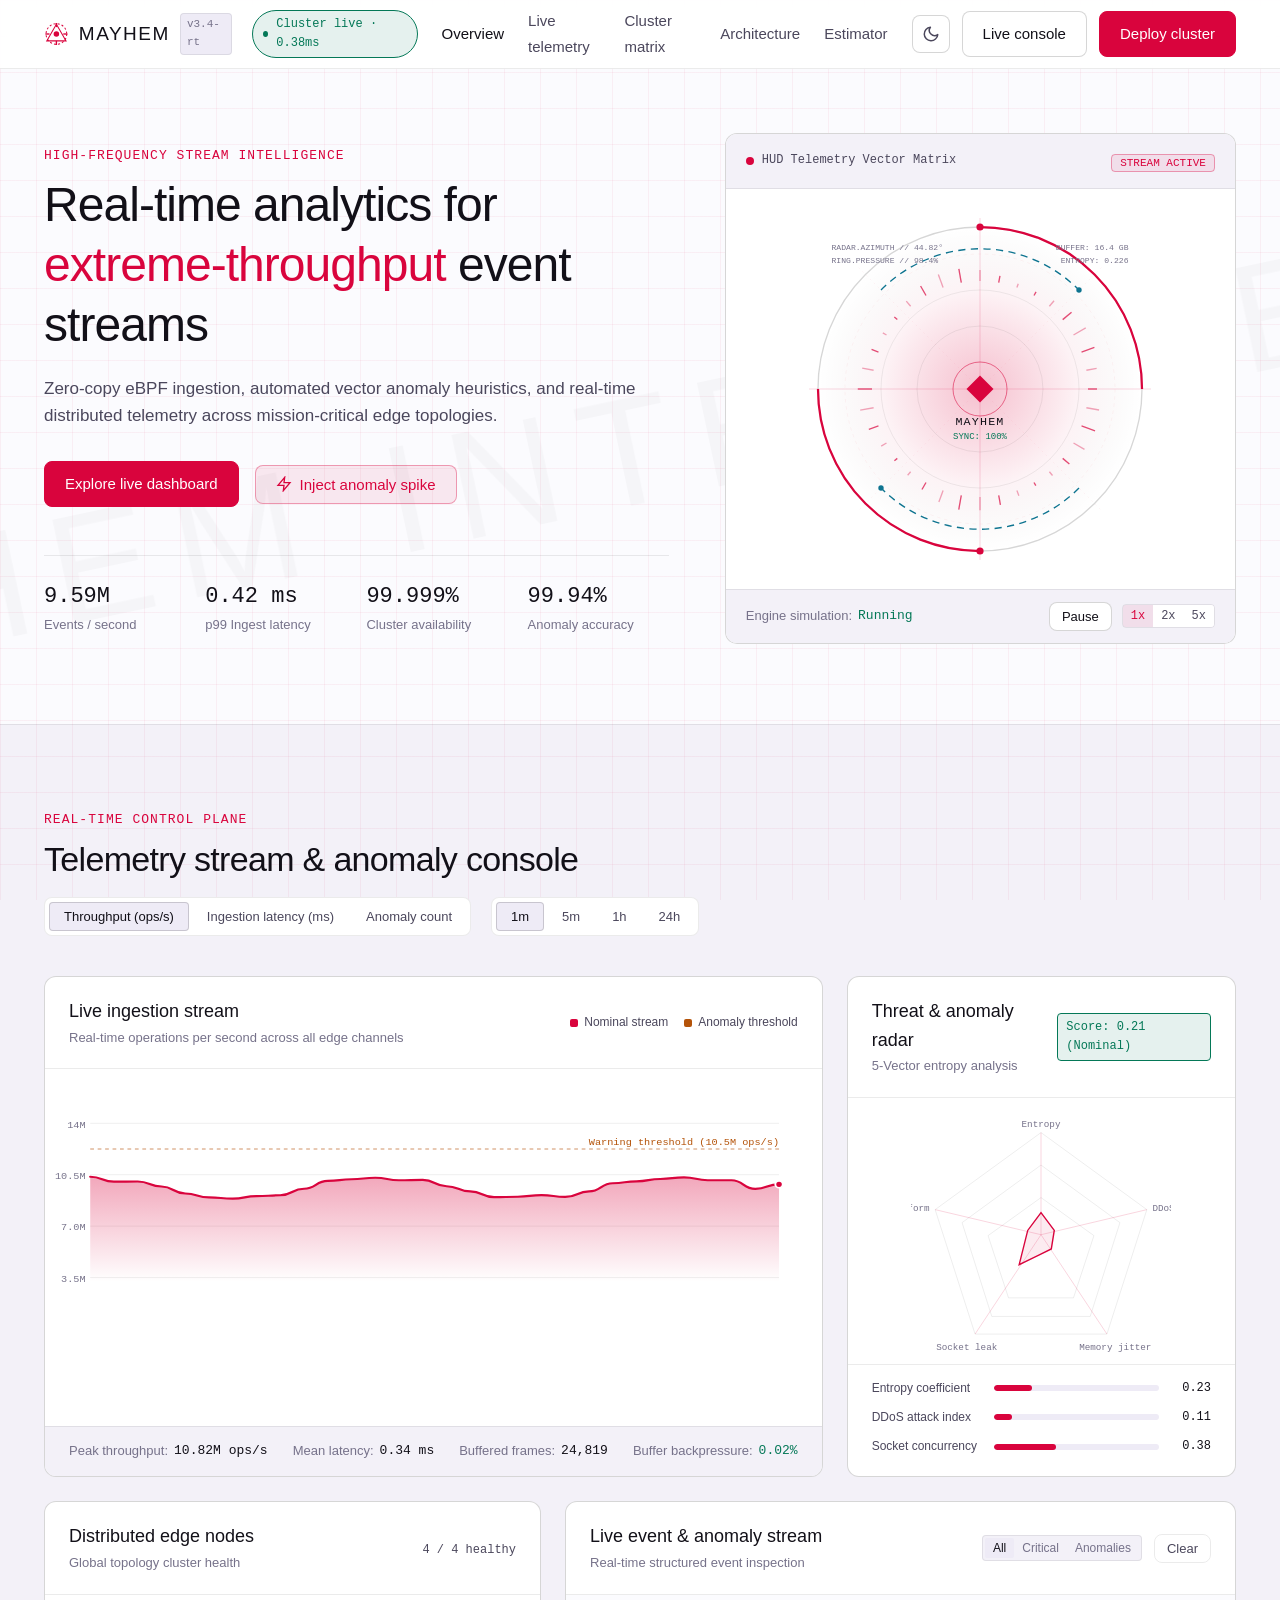
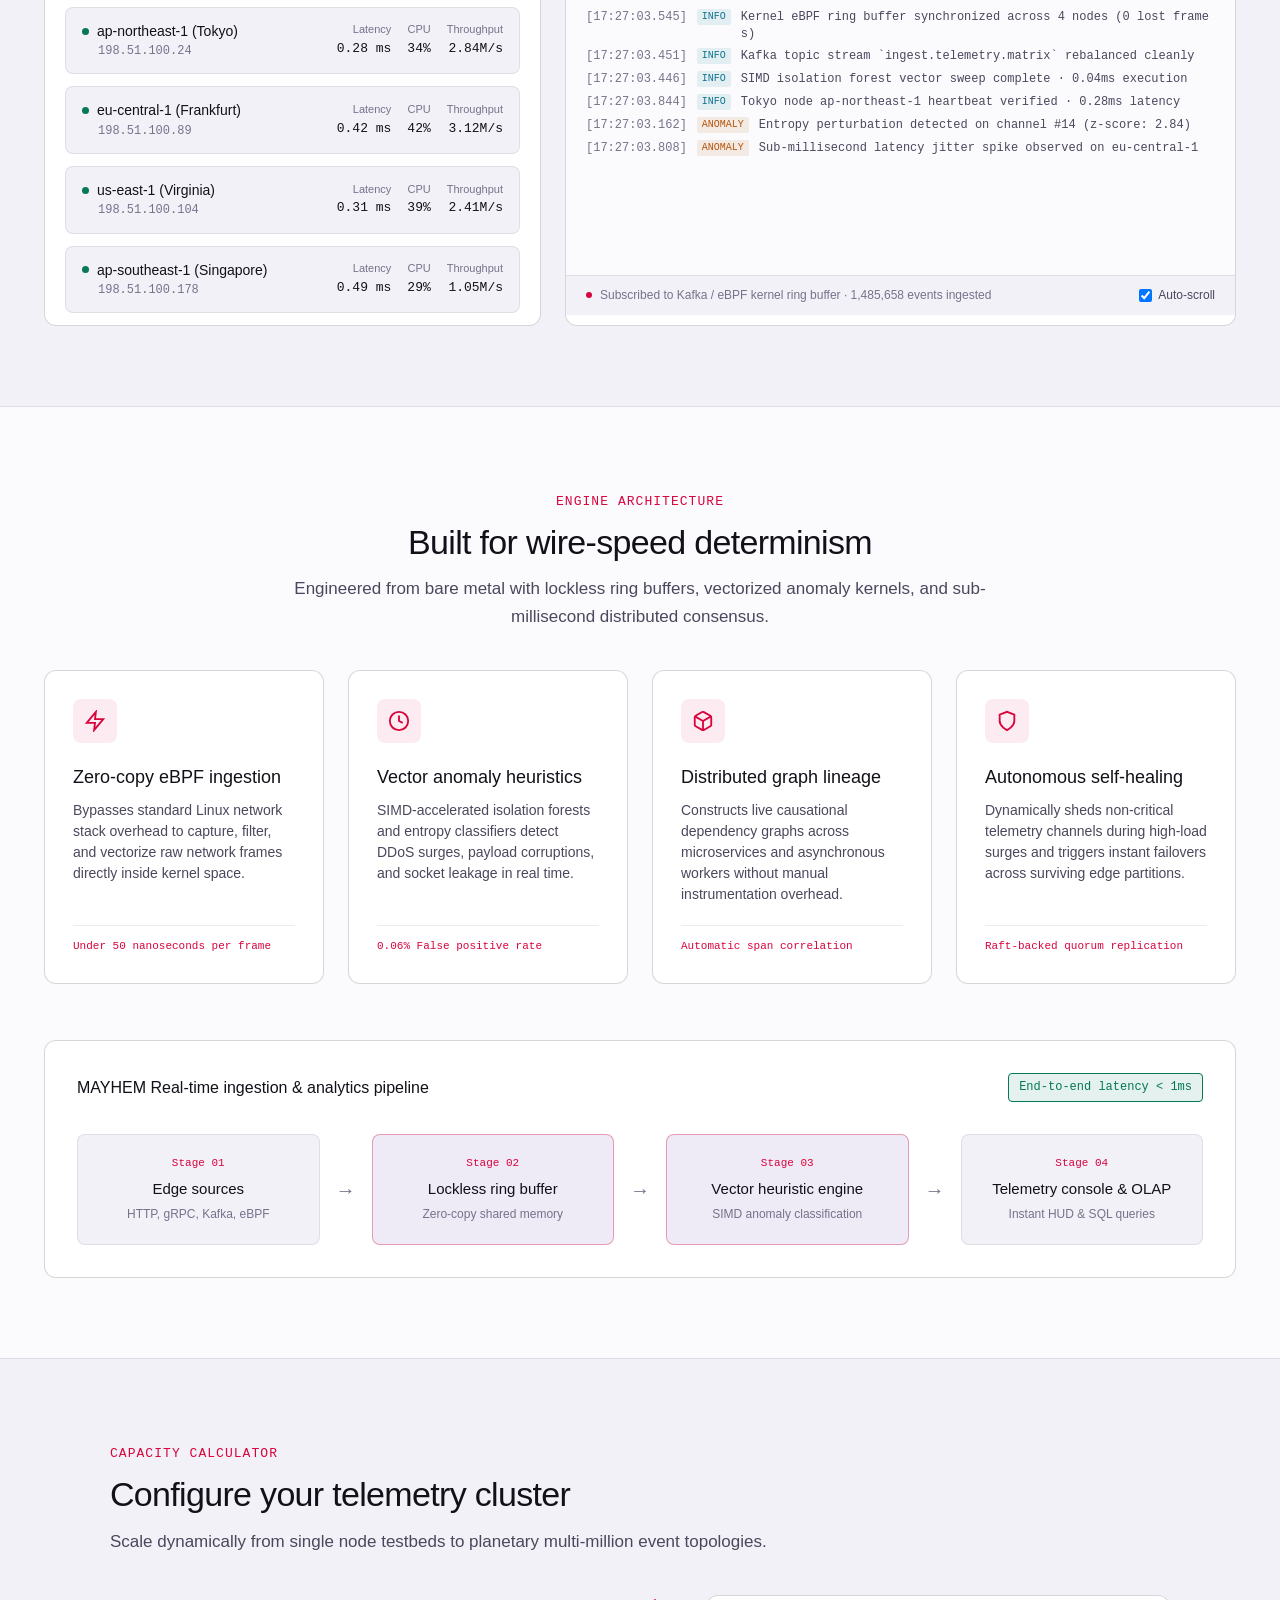
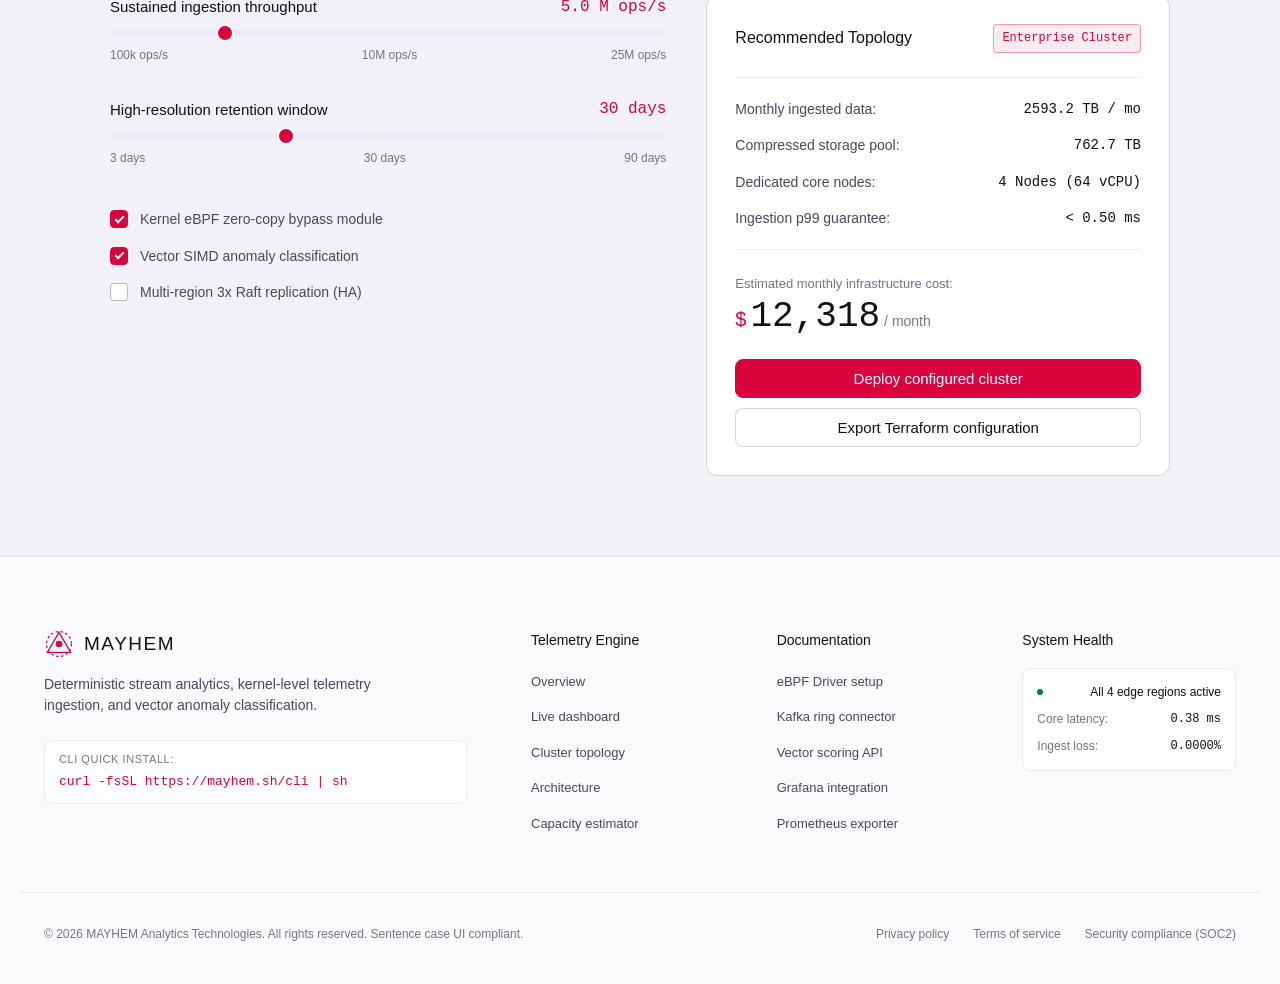
<file: docs/index.html>
<!DOCTYPE html>
<html lang="en" data-theme="dark">
<head>
  <meta charset="UTF-8">
  <meta name="viewport" content="width=device-width, initial-scale=1.0">
  <title>MAYHEM Analytics — High-Frequency Stream Intelligence</title>
  <meta name="description" content="Ultra-low latency stream telemetry, automated vector anomaly heuristics, and real-time distributed cluster intelligence.">
  <link rel="stylesheet" href="styles.css">
</head>
<body>

  <!-- =========================================================================
       Background Watermark & Grid HUD
       ========================================================================= -->
  <div class="watermark-bg" aria-hidden="true">MAYHEM INTELLIGENCE</div>
  <div class="grid-overlay" aria-hidden="true"></div>

  <!-- =========================================================================
       1. Navigation Header
       ========================================================================= -->
  <header class="header">
    <div class="container nav-container">
      <div class="brand-group">
        <a href="#" class="brand-logo" aria-label="MAYHEM Analytics Home">
          <!-- Cybernetic Reticle Emblem -->
          <svg class="logo-icon" viewBox="0 0 36 36" fill="none" xmlns="http://www.w3.org/2000/svg">
            <circle cx="18" cy="18" r="15" stroke="currentColor" stroke-width="1.5" stroke-dasharray="3 3"/>
            <polygon points="18,4 32,28 4,28" stroke="currentColor" stroke-width="1.5" fill="none"/>
            <circle cx="18" cy="18" r="4" fill="currentColor"/>
            <line x1="18" y1="2" x2="18" y2="8" stroke="currentColor" stroke-width="2"/>
            <line x1="18" y1="28" x2="18" y2="34" stroke="currentColor" stroke-width="2"/>
            <line x1="2" y1="18" x2="8" y2="18" stroke="currentColor" stroke-width="2"/>
            <line x1="28" y1="18" x2="34" y2="18" stroke="currentColor" stroke-width="2"/>
          </svg>
          <span class="brand-name">MAYHEM</span>
          <span class="brand-tag">v3.4-rt</span>
        </a>

        <div class="status-badge" title="Telemetry cluster operational">
          <span class="status-dot"></span>
          <span class="status-text">Cluster live &middot; 0.38ms</span>
        </div>
      </div>

      <nav aria-label="Primary Navigation">
        <ul class="nav-links">
          <li><a href="#overview" class="nav-link active">Overview</a></li>
          <li><a href="#telemetry" class="nav-link">Live telemetry</a></li>
          <li><a href="#nodes" class="nav-link">Cluster matrix</a></li>
          <li><a href="#architecture" class="nav-link">Architecture</a></li>
          <li><a href="#estimator" class="nav-link">Estimator</a></li>
        </ul>
      </nav>

      <div class="nav-actions">
        <!-- Theme Toggle Switch Button -->
        <button id="themeToggleBtn" class="theme-toggle-btn" aria-label="Toggle light and dark theme" title="Toggle theme">
          <!-- Sun Icon (for light mode) -->
          <svg class="theme-icon-sun" viewBox="0 0 24 24" fill="none" stroke="currentColor" stroke-width="2" stroke-linecap="round" stroke-linejoin="round">
            <circle cx="12" cy="12" r="5"></circle>
            <line x1="12" y1="1" x2="12" y2="3"></line>
            <line x1="12" y1="21" x2="12" y2="23"></line>
            <line x1="4.22" y1="4.22" x2="5.64" y2="5.64"></line>
            <line x1="18.36" y1="18.36" x2="19.78" y2="19.78"></line>
            <line x1="1" y1="12" x2="3" y2="12"></line>
            <line x1="21" y1="12" x2="23" y2="12"></line>
            <line x1="4.22" y1="19.78" x2="5.64" y2="18.36"></line>
            <line x1="18.36" y1="5.64" x2="19.78" y2="4.22"></line>
          </svg>
          <!-- Moon Icon (for dark mode) -->
          <svg class="theme-icon-moon" viewBox="0 0 24 24" fill="none" stroke="currentColor" stroke-width="2" stroke-linecap="round" stroke-linejoin="round">
            <path d="M21 12.79A9 9 0 1 1 11.21 3 7 7 0 0 0 21 12.79z"></path>
          </svg>
        </button>

        <a href="#telemetry" class="btn btn-secondary">Live console</a>
        <a href="#estimator" class="btn btn-primary">Deploy cluster</a>
      </div>
    </div>
  </header>

  <!-- =========================================================================
       2. Hero Section: Stream Intelligence & HUD Vector Radar
       ========================================================================= -->
  <main id="overview">
    <section class="section hero-section">
      <div class="container hero-grid">
        
        <!-- Hero Text & Value Proposition -->
        <div class="hero-content">
          <div class="hero-header">
            <div class="eyebrow">High-frequency stream intelligence</div>
            <h1 class="hero-title">
              Real-time analytics for <span>extreme-throughput</span> event streams
            </h1>
          </div>

          <p class="hero-description">
            Zero-copy eBPF ingestion, automated vector anomaly heuristics, and real-time distributed telemetry across mission-critical edge topologies.
          </p>

          <div class="hero-actions">
            <a href="#telemetry" class="btn btn-primary">Explore live dashboard</a>
            <button id="triggerSpikeBtn" class="btn btn-accent" title="Simulate an instant anomaly burst in the telemetry stream">
              <svg viewBox="0 0 24 24" width="16" height="16" fill="none" stroke="currentColor" stroke-width="2">
                <polygon points="13 2 3 14 12 14 11 22 21 10 12 10 13 2"/>
              </svg>
              <span>Inject anomaly spike</span>
            </button>
          </div>

          <!-- Hero KPI Matrix -->
          <div class="hero-kpis">
            <div class="kpi-item">
              <span class="kpi-val" id="heroThroughput">9.42M</span>
              <span class="kpi-label">Events / second</span>
            </div>
            <div class="kpi-item">
              <span class="kpi-val" id="heroLatency">0.38 ms</span>
              <span class="kpi-label">p99 Ingest latency</span>
            </div>
            <div class="kpi-item">
              <span class="kpi-val">99.999%</span>
              <span class="kpi-label">Cluster availability</span>
            </div>
            <div class="kpi-item">
              <span class="kpi-val" id="heroAccuracy">99.94%</span>
              <span class="kpi-label">Anomaly accuracy</span>
            </div>
          </div>
        </div>

        <!-- Hero Visual: Cyber HUD Orb Visualizer (inspired by MAYHEM artwork) -->
        <div class="hero-visual">
          <div class="hud-orb-card">
            <div class="hud-card-header">
              <div class="hud-status-indicator">
                <span class="indicator-beacon"></span>
                <span>HUD Telemetry Vector Matrix</span>
              </div>
              <div class="hud-stream-rate">
                <span class="stream-rate-badge">STREAM ACTIVE</span>
              </div>
            </div>

            <!-- SVG Circular HUD Display -->
            <div class="hud-canvas-wrapper">
              <svg class="hud-svg" viewBox="0 0 400 400" xmlns="http://www.w3.org/2000/svg">
                <defs>
                  <radialGradient id="hudGlow" cx="50%" cy="50%" r="50%">
                    <stop offset="0%" stop-color="var(--accent-primary)" stop-opacity="0.25"/>
                    <stop offset="60%" stop-color="var(--accent-primary)" stop-opacity="0.05"/>
                    <stop offset="100%" stop-color="transparent" stop-opacity="0"/>
                  </radialGradient>
                </defs>

                <!-- Background Glow & Grid Rings -->
                <circle cx="200" cy="200" r="180" fill="url(#hudGlow)"/>
                <circle cx="200" cy="200" r="180" class="hud-ring ring-outer"/>
                <circle cx="200" cy="200" r="150" class="hud-ring ring-dashed"/>
                <circle cx="200" cy="200" r="110" class="hud-ring ring-mid"/>
                <circle cx="200" cy="200" r="70" class="hud-ring ring-inner"/>
                <circle cx="200" cy="200" r="30" class="hud-ring ring-core"/>

                <!-- Crosshair & Axis Lines -->
                <line x1="200" y1="10" x2="200" y2="390" class="hud-axis"/>
                <line x1="10" y1="200" x2="390" y2="200" class="hud-axis"/>
                <line x1="65" y1="65" x2="335" y2="335" class="hud-axis-diagonal"/>
                <line x1="335" y1="65" x2="65" y2="335" class="hud-axis-diagonal"/>

                <!-- Rotating Reticle Elements (Controlled by CSS keyframes) -->
                <g class="hud-rotator-cw">
                  <path d="M 200 20 A 180 180 0 0 1 380 200" fill="none" class="hud-arc arc-accent" stroke-width="2.5"/>
                  <path d="M 200 380 A 180 180 0 0 1 20 200" fill="none" class="hud-arc arc-accent" stroke-width="2.5"/>
                  <circle cx="200" cy="20" r="4" class="hud-node"/>
                  <circle cx="200" cy="380" r="4" class="hud-node"/>
                </g>

                <g class="hud-rotator-ccw">
                  <path d="M 90 90 A 155 155 0 0 1 310 90" fill="none" class="hud-arc arc-secondary" stroke-width="1.5" stroke-dasharray="8 6"/>
                  <path d="M 310 310 A 155 155 0 0 1 90 310" fill="none" class="hud-arc arc-secondary" stroke-width="1.5" stroke-dasharray="8 6"/>
                  <circle cx="310" cy="90" r="3" class="hud-node-secondary"/>
                  <circle cx="90" cy="310" r="3" class="hud-node-secondary"/>
                </g>

                <!-- Frequency Spectrum Ring -->
                <g class="hud-frequency-ring" id="hudSpectrumGroup">
                  <!-- Generated dynamic spectrum tick elements -->
                </g>

                <!-- Center Core Status -->
                <g class="hud-core-center">
                  <polygon points="200,185 215,200 200,215 185,200" class="hud-diamond"/>
                  <text x="200" y="240" class="hud-center-text" text-anchor="middle">MAYHEM</text>
                  <text x="200" y="255" class="hud-center-subtext" text-anchor="middle" id="hudStatusReadout">SYNC: 100%</text>
                </g>

                <!-- Dynamic Telemetry Coordinates -->
                <text x="35" y="45" class="hud-coord-text">RADAR.AZIMUTH // 44.82&deg;</text>
                <text x="35" y="60" class="hud-coord-text">RING.PRESSURE // 98.4%</text>
                <text x="365" y="45" class="hud-coord-text align-right">BUFFER: 16.4 GB</text>
                <text x="365" y="60" class="hud-coord-text align-right" id="hudEntropyText">ENTROPY: 0.124</text>
              </svg>
            </div>

            <!-- Simulation Controls Toolbar -->
            <div class="hud-controls-toolbar">
              <div class="sim-status">
                <span class="sim-label">Engine simulation:</span>
                <span class="sim-state" id="simStateLabel">Running</span>
              </div>
              <div class="sim-buttons">
                <button id="toggleSimBtn" class="btn btn-sm btn-secondary" title="Pause / resume real-time stream simulation">Pause</button>
                <div class="speed-toggle-group">
                  <button class="speed-btn active" data-speed="1">1x</button>
                  <button class="speed-btn" data-speed="2">2x</button>
                  <button class="speed-btn" data-speed="5">5x</button>
                </div>
              </div>
            </div>
          </div>
        </div>

      </div>
    </section>

    <!-- =========================================================================
         3. Live Telemetry & Metrics Dashboard Section
         ========================================================================= -->
    <section id="telemetry" class="section dashboard-section">
      <div class="container">
        <div class="section-header">
          <div>
            <div class="eyebrow">Real-time control plane</div>
            <h2 class="section-title">Telemetry stream & anomaly console</h2>
          </div>
          <div class="dashboard-controls">
            <!-- Metric Category Switcher -->
            <div class="tab-group" role="tablist" aria-label="Metric category selector">
              <button class="tab-btn active" role="tab" aria-selected="true" data-metric="throughput">Throughput (ops/s)</button>
              <button class="tab-btn" role="tab" aria-selected="false" data-metric="latency">Ingestion latency (ms)</button>
              <button class="tab-btn" role="tab" aria-selected="false" data-metric="anomalies">Anomaly count</button>
            </div>
            <!-- Time Window Switcher -->
            <div class="window-group">
              <button class="window-btn active" data-window="1m">1m</button>
              <button class="window-btn" data-window="5m">5m</button>
              <button class="window-btn" data-window="1h">1h</button>
              <button class="window-btn" data-window="24h">24h</button>
            </div>
          </div>
        </div>

        <!-- Dashboard Main Grid -->
        <div class="dashboard-grid">
          
          <!-- Live Telemetry SVG Line/Spline Chart Card -->
          <div class="dash-card chart-card">
            <div class="card-header">
              <div class="card-title-group">
                <h3 class="card-title">Live ingestion stream</h3>
                <span class="card-subtitle" id="chartSubtitle">Real-time operations per second across all edge channels</span>
              </div>
              <div class="chart-legend">
                <div class="legend-item">
                  <span class="legend-swatch swatch-primary"></span>
                  <span class="legend-label">Nominal stream</span>
                </div>
                <div class="legend-item">
                  <span class="legend-swatch swatch-accent"></span>
                  <span class="legend-label">Anomaly threshold</span>
                </div>
              </div>
            </div>

            <!-- SVG Real-time Chart Display -->
            <div class="chart-container" id="chartContainer">
              <svg class="stream-chart-svg" id="streamChartSvg" viewBox="0 0 800 280" preserveAspectRatio="none">
                <defs>
                  <linearGradient id="chartGradient" x1="0" y1="0" x2="0" y2="1">
                    <stop offset="0%" stop-color="var(--accent-primary)" stop-opacity="0.35"/>
                    <stop offset="100%" stop-color="var(--accent-primary)" stop-opacity="0.0"/>
                  </linearGradient>
                </defs>

                <!-- Grid lines -->
                <line x1="40" y1="40" x2="780" y2="40" class="chart-grid-line"/>
                <line x1="40" y1="100" x2="780" y2="100" class="chart-grid-line"/>
                <line x1="40" y1="160" x2="780" y2="160" class="chart-grid-line"/>
                <line x1="40" y1="220" x2="780" y2="220" class="chart-grid-line"/>

                <!-- Threshold Alert Line -->
                <line x1="40" y1="70" x2="780" y2="70" class="chart-threshold-line" stroke-dasharray="4 4"/>
                <text x="780" y="65" class="chart-threshold-label" text-anchor="end">Warning threshold (10.5M ops/s)</text>

                <!-- Y-Axis Labels -->
                <text x="35" y="45" class="chart-axis-text" text-anchor="end" id="yAxisMax">12M</text>
                <text x="35" y="105" class="chart-axis-text" text-anchor="end" id="yAxisMidHigh">9M</text>
                <text x="35" y="165" class="chart-axis-text" text-anchor="end" id="yAxisMidLow">6M</text>
                <text x="35" y="225" class="chart-axis-text" text-anchor="end" id="yAxisMin">3M</text>

                <!-- Chart Area Fill & Stroke Path -->
                <path id="chartAreaPath" d="" fill="url(#chartGradient)"/>
                <path id="chartLinePath" d="" fill="none" class="chart-line-stroke" stroke-width="2.5"/>

                <!-- Data point nodes -->
                <g id="chartNodesGroup"></g>

                <!-- Interactive Cursor Crosshair -->
                <g id="chartCursor" class="chart-cursor" style="display: none;">
                  <line id="cursorLine" x1="0" y1="20" x2="0" y2="240" class="cursor-line" stroke-dasharray="3 3"/>
                  <circle id="cursorPoint" cx="0" cy="0" r="5" class="cursor-point"/>
                </g>
              </svg>

              <!-- Chart Tooltip Popup -->
              <div id="chartTooltip" class="chart-tooltip" style="display: none;">
                <div class="tooltip-time" id="tooltipTime">--:--:--</div>
                <div class="tooltip-val" id="tooltipVal">0.00 M ops/s</div>
                <div class="tooltip-status" id="tooltipStatus">Nominal</div>
              </div>
            </div>

            <!-- Chart Footer Stats Bar -->
            <div class="chart-footer-stats">
              <div class="stat-pill">
                <span class="stat-pill-label">Peak throughput:</span>
                <span class="stat-pill-val" id="chartPeakVal">10.82M ops/s</span>
              </div>
              <div class="stat-pill">
                <span class="stat-pill-label">Mean latency:</span>
                <span class="stat-pill-val" id="chartMeanLatency">0.34 ms</span>
              </div>
              <div class="stat-pill">
                <span class="stat-pill-label">Buffered frames:</span>
                <span class="stat-pill-val" id="chartBufferedFrames">24,819</span>
              </div>
              <div class="stat-pill">
                <span class="stat-pill-label">Buffer backpressure:</span>
                <span class="stat-pill-val status-green" id="chartBackpressure">0.02%</span>
              </div>
            </div>
          </div>

          <!-- Multi-Dimensional Threat & Entropy Radar HUD -->
          <div class="dash-card radar-card">
            <div class="card-header">
              <div>
                <h3 class="card-title">Threat & anomaly radar</h3>
                <span class="card-subtitle">5-Vector entropy analysis</span>
              </div>
              <span class="radar-score-badge" id="radarScoreBadge">Score: 0.12 (Low)</span>
            </div>

            <!-- SVG Polygon Radar -->
            <div class="radar-container">
              <svg class="radar-svg" viewBox="0 0 280 260">
                <!-- Concentric Web Rings -->
                <polygon points="140,20 254,103 211,237 69,237 26,103" class="radar-grid-ring"/>
                <polygon points="140,55 225,117 193,218 87,218 55,117" class="radar-grid-ring"/>
                <polygon points="140,90 197,131 175,198 105,198 83,131" class="radar-grid-ring"/>

                <!-- Axis Lines -->
                <line x1="140" y1="130" x2="140" y2="20" class="radar-axis"/>
                <line x1="140" y1="130" x2="254" y2="103" class="radar-axis"/>
                <line x1="140" y1="130" x2="211" y2="237" class="radar-axis"/>
                <line x1="140" y1="130" x2="69" y2="237" class="radar-axis"/>
                <line x1="140" y1="130" x2="26" y2="103" class="radar-axis"/>

                <!-- Live Vector Data Polygon -->
                <polygon id="radarPoly" points="140,90 180,120 160,180 110,170 90,120" class="radar-data-poly"/>
                
                <!-- Axis Text Labels -->
                <text x="140" y="14" class="radar-label" text-anchor="middle">Entropy</text>
                <text x="260" y="105" class="radar-label" text-anchor="start">DDoS load</text>
                <text x="220" y="254" class="radar-label" text-anchor="middle">Memory jitter</text>
                <text x="60" y="254" class="radar-label" text-anchor="middle">Socket leak</text>
                <text x="20" y="105" class="radar-label" text-anchor="end">Payload malform</text>
              </svg>
            </div>

            <div class="radar-breakdown">
              <div class="radar-metric-row">
                <span class="metric-name">Entropy coefficient</span>
                <span class="metric-bar-wrap"><span class="metric-bar" id="barEntropy" style="width: 24%;"></span></span>
                <span class="metric-num" id="valEntropy">0.24</span>
              </div>
              <div class="radar-metric-row">
                <span class="metric-name">DDoS attack index</span>
                <span class="metric-bar-wrap"><span class="metric-bar" id="barDdos" style="width: 12%;"></span></span>
                <span class="metric-num" id="valDdos">0.12</span>
              </div>
              <div class="radar-metric-row">
                <span class="metric-name">Socket concurrency</span>
                <span class="metric-bar-wrap"><span class="metric-bar" id="barSocket" style="width: 38%;"></span></span>
                <span class="metric-num" id="valSocket">0.38</span>
              </div>
            </div>
          </div>

        </div>

        <!-- Secondary Dashboard Row: Cluster Nodes & Live Event Terminal -->
        <div class="dashboard-subgrid" id="nodes">
          
          <!-- Node Topology Health Matrix -->
          <div class="dash-card nodes-card">
            <div class="card-header">
              <div>
                <h3 class="card-title">Distributed edge nodes</h3>
                <span class="card-subtitle">Global topology cluster health</span>
              </div>
              <div class="cluster-summary">
                <span class="summary-pill"><strong id="healthyNodesCount">4</strong> / 4 healthy</span>
              </div>
            </div>

            <div class="node-list">
              <!-- Node 1: Tokyo-East -->
              <div class="node-item" id="node-tyo">
                <div class="node-info">
                  <div class="node-primary">
                    <span class="node-status-dot status-ok"></span>
                    <span class="node-name">ap-northeast-1 (Tokyo)</span>
                  </div>
                  <span class="node-ip">198.51.100.24</span>
                </div>
                <div class="node-metrics">
                  <div class="node-metric-cell">
                    <span class="metric-lbl">Latency</span>
                    <span class="metric-val" id="tyoLatency">0.28 ms</span>
                  </div>
                  <div class="node-metric-cell">
                    <span class="metric-lbl">CPU</span>
                    <span class="metric-val" id="tyoCpu">34%</span>
                  </div>
                  <div class="node-metric-cell">
                    <span class="metric-lbl">Throughput</span>
                    <span class="metric-val" id="tyoThroughput">2.84M/s</span>
                  </div>
                </div>
              </div>

              <!-- Node 2: Frankfurt-01 -->
              <div class="node-item" id="node-fra">
                <div class="node-info">
                  <div class="node-primary">
                    <span class="node-status-dot status-ok"></span>
                    <span class="node-name">eu-central-1 (Frankfurt)</span>
                  </div>
                  <span class="node-ip">198.51.100.89</span>
                </div>
                <div class="node-metrics">
                  <div class="node-metric-cell">
                    <span class="metric-lbl">Latency</span>
                    <span class="metric-val" id="fraLatency">0.42 ms</span>
                  </div>
                  <div class="node-metric-cell">
                    <span class="metric-lbl">CPU</span>
                    <span class="metric-val" id="fraCpu">42%</span>
                  </div>
                  <div class="node-metric-cell">
                    <span class="metric-lbl">Throughput</span>
                    <span class="metric-val" id="fraThroughput">3.12M/s</span>
                  </div>
                </div>
              </div>

              <!-- Node 3: Virginia-02 -->
              <div class="node-item" id="node-iad">
                <div class="node-info">
                  <div class="node-primary">
                    <span class="node-status-dot status-ok"></span>
                    <span class="node-name">us-east-1 (Virginia)</span>
                  </div>
                  <span class="node-ip">198.51.100.104</span>
                </div>
                <div class="node-metrics">
                  <div class="node-metric-cell">
                    <span class="metric-lbl">Latency</span>
                    <span class="metric-val" id="iadLatency">0.31 ms</span>
                  </div>
                  <div class="node-metric-cell">
                    <span class="metric-lbl">CPU</span>
                    <span class="metric-val" id="iadCpu">39%</span>
                  </div>
                  <div class="node-metric-cell">
                    <span class="metric-lbl">Throughput</span>
                    <span class="metric-val" id="iadThroughput">2.41M/s</span>
                  </div>
                </div>
              </div>

              <!-- Node 4: Singapore-04 -->
              <div class="node-item" id="node-sin">
                <div class="node-info">
                  <div class="node-primary">
                    <span class="node-status-dot status-ok"></span>
                    <span class="node-name">ap-southeast-1 (Singapore)</span>
                  </div>
                  <span class="node-ip">198.51.100.178</span>
                </div>
                <div class="node-metrics">
                  <div class="node-metric-cell">
                    <span class="metric-lbl">Latency</span>
                    <span class="metric-val" id="sinLatency">0.49 ms</span>
                  </div>
                  <div class="node-metric-cell">
                    <span class="metric-lbl">CPU</span>
                    <span class="metric-val" id="sinCpu">29%</span>
                  </div>
                  <div class="node-metric-cell">
                    <span class="metric-lbl">Throughput</span>
                    <span class="metric-val" id="sinThroughput">1.05M/s</span>
                  </div>
                </div>
              </div>
            </div>
          </div>

          <!-- Live Event Log & Anomaly Stream Terminal -->
          <div class="dash-card terminal-card">
            <div class="card-header">
              <div>
                <h3 class="card-title">Live event & anomaly stream</h3>
                <span class="card-subtitle">Real-time structured event inspection</span>
              </div>
              <div class="terminal-actions">
                <div class="terminal-filter-group">
                  <button class="filter-btn active" data-filter="all">All</button>
                  <button class="filter-btn" data-filter="critical">Critical</button>
                  <button class="filter-btn" data-filter="anomaly">Anomalies</button>
                </div>
                <button id="clearLogBtn" class="btn btn-sm btn-ghost" title="Clear log terminal">Clear</button>
              </div>
            </div>

            <!-- Terminal Feed Output -->
            <div class="terminal-body" id="terminalFeed" tabindex="0" aria-label="Streaming event logs">
              <!-- Logs appended dynamically via JavaScript -->
            </div>

            <div class="terminal-footer">
              <span class="terminal-status-text">
                <span class="pulse-dot"></span>
                <span>Subscribed to Kafka / eBPF kernel ring buffer &middot; <strong id="logCounter">0</strong> events ingested</span>
              </span>
              <label class="autoscroll-toggle">
                <input type="checkbox" id="autoscrollCheckbox" checked>
                <span>Auto-scroll</span>
              </label>
            </div>
          </div>

        </div>

      </div>
    </section>

    <!-- =========================================================================
         4. Architecture & Technical Foundations
         ========================================================================= -->
    <section id="architecture" class="section architecture-section">
      <div class="container">
        <div class="section-header text-center">
          <div class="eyebrow">Engine architecture</div>
          <h2 class="section-title">Built for wire-speed determinism</h2>
          <p class="section-subtitle">
            Engineered from bare metal with lockless ring buffers, vectorized anomaly kernels, and sub-millisecond distributed consensus.
          </p>
        </div>

        <!-- 4-Card Feature Matrix -->
        <div class="feature-grid">
          <!-- Feature 1 -->
          <div class="feature-card">
            <div class="feature-icon-wrap">
              <svg viewBox="0 0 24 24" fill="none" stroke="currentColor" stroke-width="2">
                <polygon points="13 2 3 14 12 14 11 22 21 10 12 10 13 2"/>
              </svg>
            </div>
            <h3 class="feature-title">Zero-copy eBPF ingestion</h3>
            <p class="feature-desc">
              Bypasses standard Linux network stack overhead to capture, filter, and vectorize raw network frames directly inside kernel space.
            </p>
            <div class="feature-tag">Under 50 nanoseconds per frame</div>
          </div>

          <!-- Feature 2 -->
          <div class="feature-card">
            <div class="feature-icon-wrap">
              <svg viewBox="0 0 24 24" fill="none" stroke="currentColor" stroke-width="2">
                <circle cx="12" cy="12" r="10"/>
                <path d="M12 6v6l4 2"/>
              </svg>
            </div>
            <h3 class="feature-title">Vector anomaly heuristics</h3>
            <p class="feature-desc">
              SIMD-accelerated isolation forests and entropy classifiers detect DDoS surges, payload corruptions, and socket leakage in real time.
            </p>
            <div class="feature-tag">0.06% False positive rate</div>
          </div>

          <!-- Feature 3 -->
          <div class="feature-card">
            <div class="feature-icon-wrap">
              <svg viewBox="0 0 24 24" fill="none" stroke="currentColor" stroke-width="2">
                <path d="M21 16V8a2 2 0 0 0-1-1.73l-7-4a2 2 0 0 0-2 0l-7 4A2 2 0 0 0 3 8v8a2 2 0 0 0 1 1.73l7 4a2 2 0 0 0 2 0l7-4A2 2 0 0 0 21 16z"/>
                <polyline points="3.27 6.96 12 12.01 20.73 6.96"/>
                <line x1="12" y1="22.08" x2="12" y2="12"/>
              </svg>
            </div>
            <h3 class="feature-title">Distributed graph lineage</h3>
            <p class="feature-desc">
              Constructs live causational dependency graphs across microservices and asynchronous workers without manual instrumentation overhead.
            </p>
            <div class="feature-tag">Automatic span correlation</div>
          </div>

          <!-- Feature 4 -->
          <div class="feature-card">
            <div class="feature-icon-wrap">
              <svg viewBox="0 0 24 24" fill="none" stroke="currentColor" stroke-width="2">
                <path d="M12 22s8-4 8-10V5l-8-3-8 3v7c0 6 8 10 8 10z"/>
              </svg>
            </div>
            <h3 class="feature-title">Autonomous self-healing</h3>
            <p class="feature-desc">
              Dynamically sheds non-critical telemetry channels during high-load surges and triggers instant failovers across surviving edge partitions.
            </p>
            <div class="feature-tag">Raft-backed quorum replication</div>
          </div>
        </div>

        <!-- Pipeline Diagram Box -->
        <div class="pipeline-diagram-box">
          <div class="diagram-header">
            <span class="diagram-title">MAYHEM Real-time ingestion & analytics pipeline</span>
            <span class="diagram-badge">End-to-end latency &lt; 1ms</span>
          </div>

          <div class="pipeline-flow">
            <!-- Stage 1 -->
            <div class="flow-stage">
              <div class="stage-step">Stage 01</div>
              <div class="stage-name">Edge sources</div>
              <div class="stage-sub">HTTP, gRPC, Kafka, eBPF</div>
            </div>
            <div class="flow-arrow">&rarr;</div>

            <!-- Stage 2 -->
            <div class="flow-stage stage-highlight">
              <div class="stage-step">Stage 02</div>
              <div class="stage-name">Lockless ring buffer</div>
              <div class="stage-sub">Zero-copy shared memory</div>
            </div>
            <div class="flow-arrow">&rarr;</div>

            <!-- Stage 3 -->
            <div class="flow-stage stage-highlight">
              <div class="stage-step">Stage 03</div>
              <div class="stage-name">Vector heuristic engine</div>
              <div class="stage-sub">SIMD anomaly classification</div>
            </div>
            <div class="flow-arrow">&rarr;</div>

            <!-- Stage 4 -->
            <div class="flow-stage">
              <div class="stage-step">Stage 04</div>
              <div class="stage-name">Telemetry console & OLAP</div>
              <div class="stage-sub">Instant HUD & SQL queries</div>
            </div>
          </div>
        </div>

      </div>
    </section>

    <!-- =========================================================================
         5. Capacity & Cost Estimator
         ========================================================================= -->
    <section id="estimator" class="section estimator-section">
      <div class="container">
        <div class="estimator-wrapper">
          <div class="estimator-header">
            <div class="eyebrow">Capacity calculator</div>
            <h2 class="section-title">Configure your telemetry cluster</h2>
            <p class="section-subtitle">
              Scale dynamically from single node testbeds to planetary multi-million event topologies.
            </p>
          </div>

          <div class="estimator-grid">
            <!-- Inputs Column -->
            <div class="estimator-inputs">
              
              <!-- Slider 1: Events/sec -->
              <div class="slider-group">
                <div class="slider-label-row">
                  <label for="eventSlider" class="slider-label">Sustained ingestion throughput</label>
                  <span class="slider-readout" id="readoutEvents">5.0 M ops/s</span>
                </div>
                <input type="range" id="eventSlider" min="0.1" max="25.0" step="0.1" value="5.0" class="custom-range" aria-label="Ingestion throughput in millions of ops per second">
                <div class="slider-range-limits">
                  <span>100k ops/s</span>
                  <span>10M ops/s</span>
                  <span>25M ops/s</span>
                </div>
              </div>

              <!-- Slider 2: Retention Days -->
              <div class="slider-group">
                <div class="slider-label-row">
                  <label for="retentionSlider" class="slider-label">High-resolution retention window</label>
                  <span class="slider-readout" id="readoutRetention">30 days</span>
                </div>
                <input type="range" id="retentionSlider" min="3" max="90" step="1" value="30" class="custom-range" aria-label="Retention window in days">
                <div class="slider-range-limits">
                  <span>3 days</span>
                  <span>30 days</span>
                  <span>90 days</span>
                </div>
              </div>

              <!-- Checkbox Options -->
              <div class="checkbox-options">
                <label class="custom-checkbox">
                  <input type="checkbox" id="optEbpf" checked>
                  <span class="checkbox-box"></span>
                  <span class="checkbox-text">Kernel eBPF zero-copy bypass module</span>
                </label>
                <label class="custom-checkbox">
                  <input type="checkbox" id="optAi" checked>
                  <span class="checkbox-box"></span>
                  <span class="checkbox-text">Vector SIMD anomaly classification</span>
                </label>
                <label class="custom-checkbox">
                  <input type="checkbox" id="optHa">
                  <span class="checkbox-box"></span>
                  <span class="checkbox-text">Multi-region 3x Raft replication (HA)</span>
                </label>
              </div>

            </div>

            <!-- Output Column: Estimation Card -->
            <div class="estimator-outputs">
              <div class="output-card">
                <div class="output-card-header">
                  <span class="output-tier-title">Recommended Topology</span>
                  <span class="output-tier-badge" id="clusterTierBadge">Enterprise Cluster</span>
                </div>

                <div class="output-specs">
                  <div class="spec-row">
                    <span class="spec-name">Monthly ingested data:</span>
                    <span class="spec-val" id="specVolume">64.8 TB / mo</span>
                  </div>
                  <div class="spec-row">
                    <span class="spec-name">Compressed storage pool:</span>
                    <span class="spec-val" id="specStorage">19.4 TB</span>
                  </div>
                  <div class="spec-row">
                    <span class="spec-name">Dedicated core nodes:</span>
                    <span class="spec-val" id="specNodes">4 Nodes (64 vCPU)</span>
                  </div>
                  <div class="spec-row">
                    <span class="spec-name">Ingestion p99 guarantee:</span>
                    <span class="spec-val">&lt; 0.50 ms</span>
                  </div>
                </div>

                <div class="output-price-box">
                  <div class="price-label">Estimated monthly infrastructure cost:</div>
                  <div class="price-val-row">
                    <span class="price-currency">$</span>
                    <span class="price-amount" id="specPrice">1,480</span>
                    <span class="price-period">/ month</span>
                  </div>
                </div>

                <div class="output-actions">
                  <button class="btn btn-primary btn-block" id="deployClusterBtn">Deploy configured cluster</button>
                  <button class="btn btn-secondary btn-block" id="downloadSpecBtn">Export Terraform configuration</button>
                </div>
              </div>
            </div>

          </div>
        </div>
      </div>
    </section>

  </main>

  <!-- =========================================================================
       6. High-Tech Footer
       ========================================================================= -->
  <footer class="footer">
    <div class="container footer-container">
      
      <div class="footer-brand">
        <div class="brand-group">
          <a href="#" class="brand-logo" aria-label="MAYHEM Analytics">
            <svg class="logo-icon" viewBox="0 0 36 36" fill="none" xmlns="http://www.w3.org/2000/svg">
              <circle cx="18" cy="18" r="15" stroke="currentColor" stroke-width="1.5" stroke-dasharray="3 3"/>
              <polygon points="18,4 32,28 4,28" stroke="currentColor" stroke-width="1.5" fill="none"/>
              <circle cx="18" cy="18" r="4" fill="currentColor"/>
            </svg>
            <span class="brand-name">MAYHEM</span>
          </a>
        </div>
        <p class="footer-tagline">
          Deterministic stream analytics, kernel-level telemetry ingestion, and vector anomaly classification.
        </p>
        <div class="cli-command-box">
          <span class="cli-label">CLI quick install:</span>
          <code class="cli-code">curl -fsSL https://mayhem.sh/cli | sh</code>
        </div>
      </div>

      <div class="footer-nav-columns">
        <div class="footer-col">
          <div class="col-title">Telemetry Engine</div>
          <ul class="footer-links">
            <li><a href="#overview">Overview</a></li>
            <li><a href="#telemetry">Live dashboard</a></li>
            <li><a href="#nodes">Cluster topology</a></li>
            <li><a href="#architecture">Architecture</a></li>
            <li><a href="#estimator">Capacity estimator</a></li>
          </ul>
        </div>

        <div class="footer-col">
          <div class="col-title">Documentation</div>
          <ul class="footer-links">
            <li><a href="#">eBPF Driver setup</a></li>
            <li><a href="#">Kafka ring connector</a></li>
            <li><a href="#">Vector scoring API</a></li>
            <li><a href="#">Grafana integration</a></li>
            <li><a href="#">Prometheus exporter</a></li>
          </ul>
        </div>

        <div class="footer-col">
          <div class="col-title">System Health</div>
          <div class="health-block">
            <div class="health-row">
              <span class="status-dot"></span>
              <span>All 4 edge regions active</span>
            </div>
            <div class="health-row">
              <span class="health-lbl">Core latency:</span>
              <span class="health-val">0.38 ms</span>
            </div>
            <div class="health-row">
              <span class="health-lbl">Ingest loss:</span>
              <span class="health-val">0.0000%</span>
            </div>
          </div>
        </div>
      </div>

    </div>

    <div class="container footer-bottom">
      <div class="copyright-text">
        &copy; 2026 MAYHEM Analytics Technologies. All rights reserved. Sentence case UI compliant.
      </div>
      <div class="footer-bottom-links">
        <a href="#">Privacy policy</a>
        <a href="#">Terms of service</a>
        <a href="#">Security compliance (SOC2)</a>
      </div>
    </div>
  </footer>

  <!-- =========================================================================
       JavaScript Engine
       ========================================================================= -->
  <script src="app.js"></script>
</body>
</html>
</file>
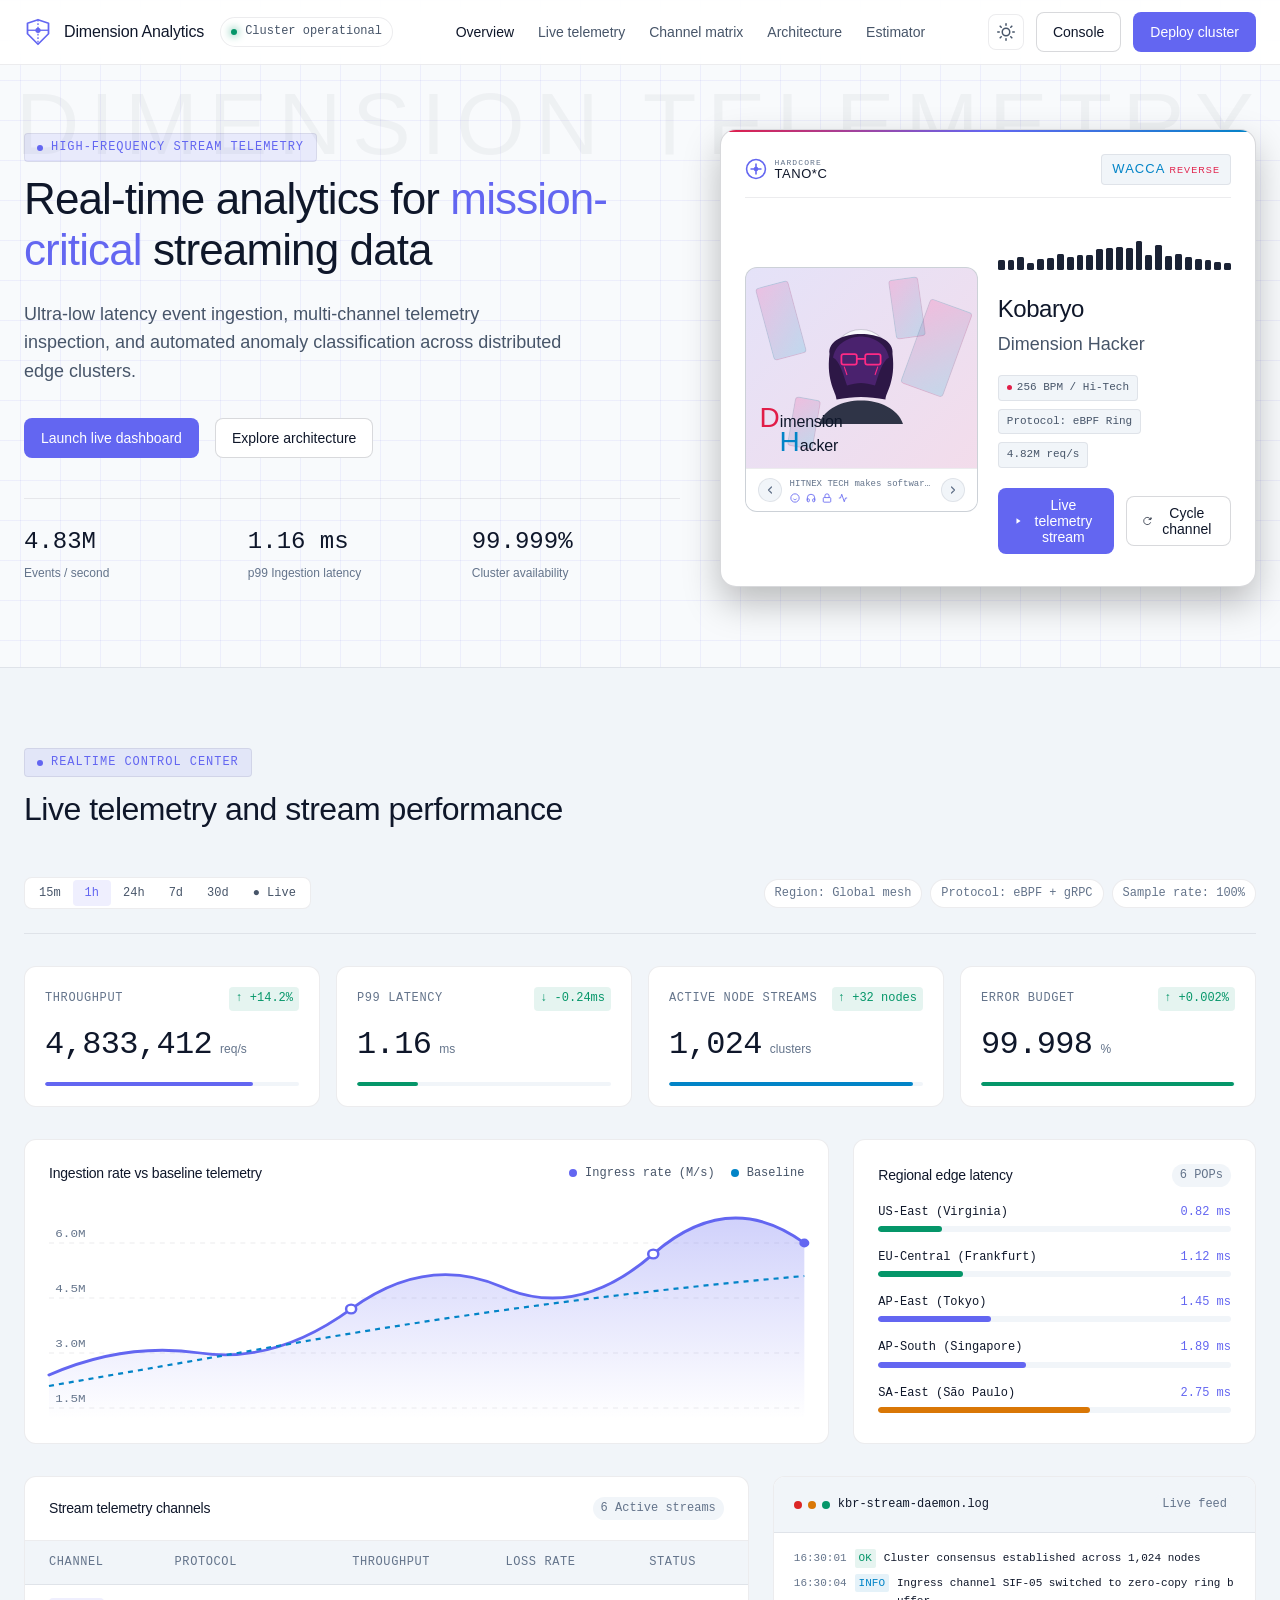
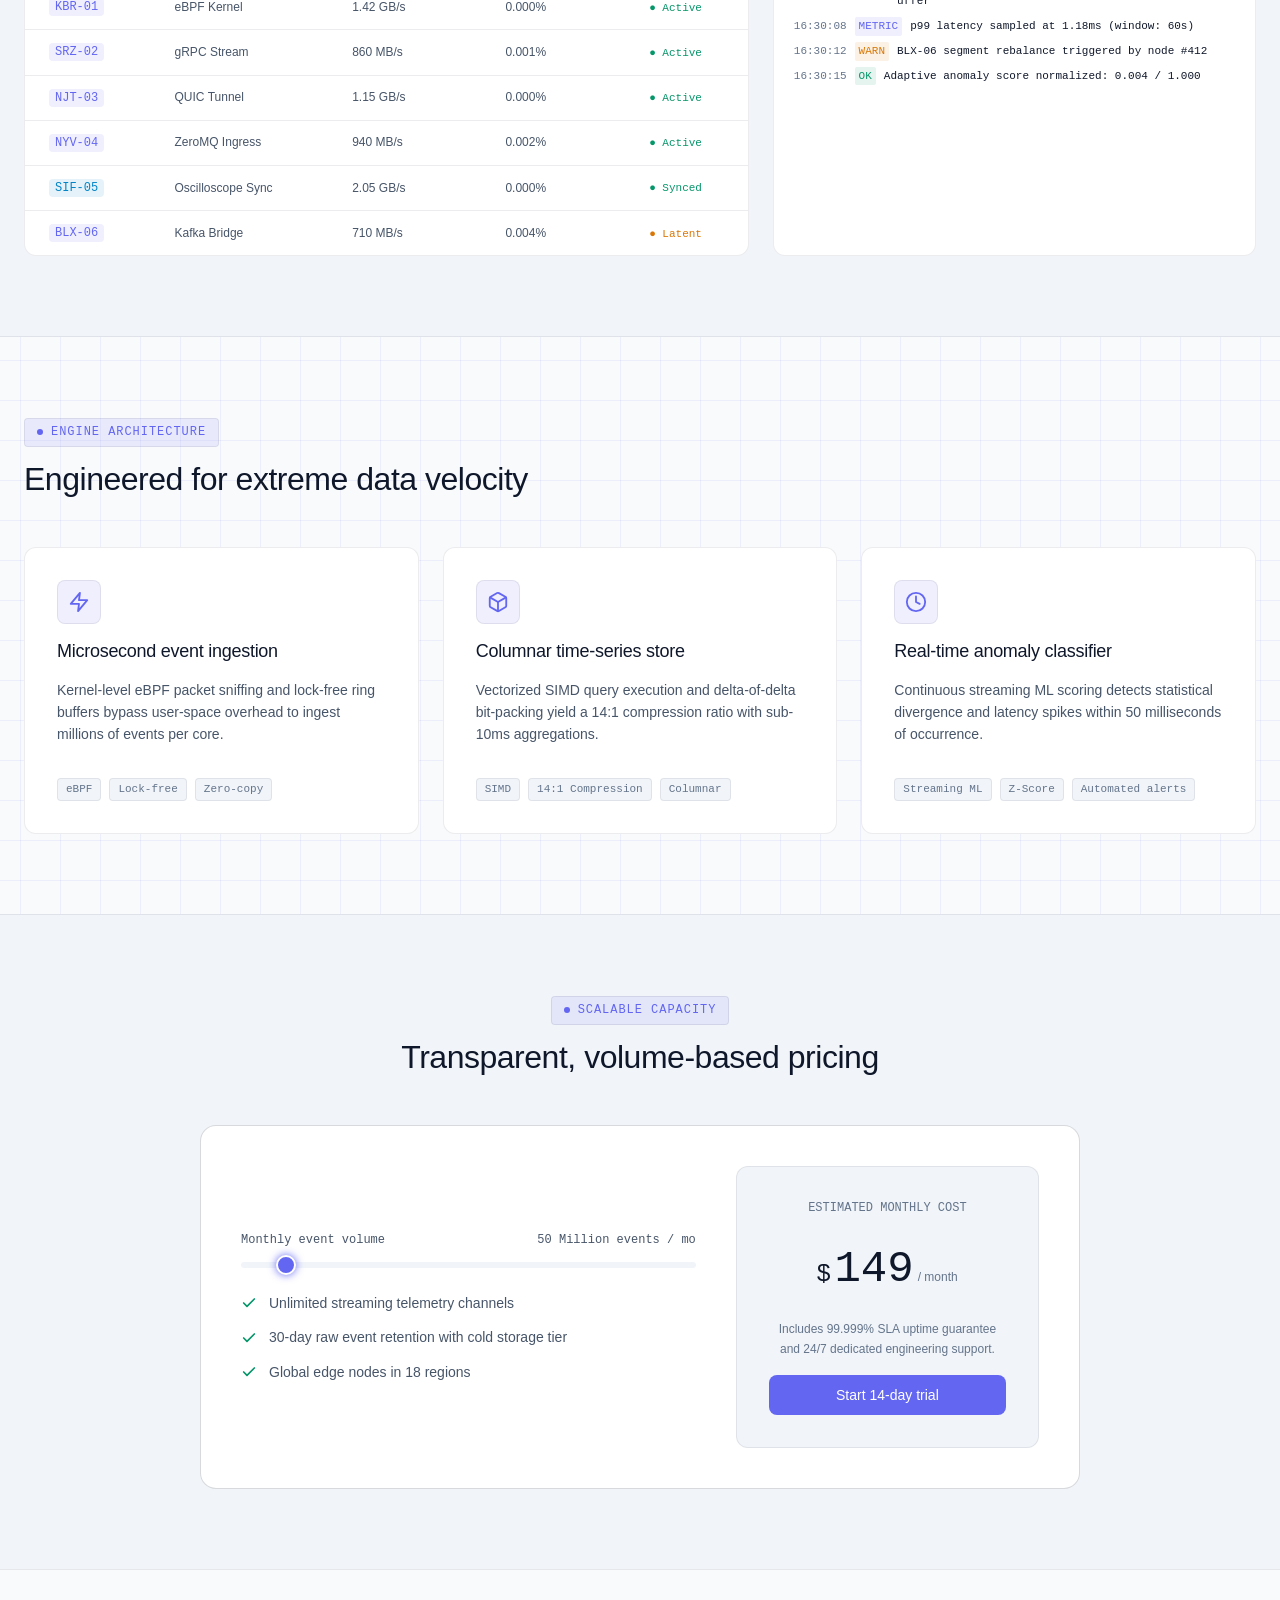
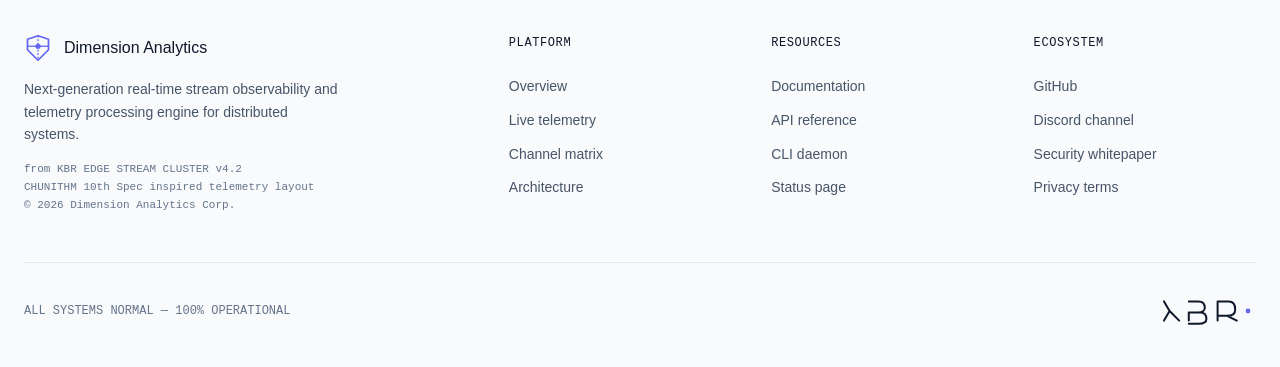
<file: examples/03-dimension-analytics/index.html>
<!DOCTYPE html>
<html lang="en" data-theme="dark">
<head>
  <meta charset="UTF-8">
  <meta name="viewport" content="width=device-width, initial-scale=1.0">
  <title>Dimension Analytics — High-Frequency Telemetry & Stream Engine</title>
  <meta name="description" content="Ultra-low latency stream telemetry, multi-channel frequency analysis, and real-time distributed cluster intelligence.">
  <link rel="stylesheet" href="styles.css">
</head>
<body>

  <!-- Background Watermark -->
  <div class="watermark-bg" aria-hidden="true">DIMENSION TELEMETRY</div>

  <!-- 1. Navigation Header -->
  <header class="header">
    <div class="container nav-container">
      <div class="brand-group">
        <a href="#" class="brand-logo" aria-label="Dimension Analytics Home">
          <svg class="logo-icon" viewBox="0 0 32 32" fill="none" xmlns="http://www.w3.org/2000/svg">
            <path d="M4 6L16 2L28 6V18L16 30L4 18V6Z" stroke="currentColor" stroke-width="2" stroke-linejoin="round"/>
            <path d="M16 2V30" stroke="currentColor" stroke-width="1.5" stroke-dasharray="2 2"/>
            <path d="M4 14L28 14" stroke="currentColor" stroke-width="1.5"/>
            <circle cx="16" cy="14" r="3" fill="currentColor"/>
          </svg>
          <span>Dimension Analytics</span>
        </a>

        <div class="status-badge">
          <span class="status-dot"></span>
          <span>Cluster operational</span>
        </div>
      </div>

      <nav aria-label="Primary Navigation">
        <ul class="nav-links">
          <li><a href="#overview" class="nav-link active">Overview</a></li>
          <li><a href="#telemetry" class="nav-link">Live telemetry</a></li>
          <li><a href="#channels" class="nav-link">Channel matrix</a></li>
          <li><a href="#architecture" class="nav-link">Architecture</a></li>
          <li><a href="#pricing" class="nav-link">Estimator</a></li>
        </ul>
      </nav>

      <div class="nav-actions">
        <!-- Theme Toggle Switch Button -->
        <button id="themeToggleBtn" class="theme-toggle-btn" aria-label="Toggle light and dark theme" title="Toggle theme">
          <!-- Sun Icon (shown in light mode) -->
          <svg class="theme-icon-sun" viewBox="0 0 24 24" fill="none" stroke="currentColor" stroke-width="2" stroke-linecap="round" stroke-linejoin="round">
            <circle cx="12" cy="12" r="5"></circle>
            <line x1="12" y1="1" x2="12" y2="3"></line>
            <line x1="12" y1="21" x2="12" y2="23"></line>
            <line x1="4.22" y1="4.22" x2="5.64" y2="5.64"></line>
            <line x1="18.36" y1="18.36" x2="19.78" y2="19.78"></line>
            <line x1="1" y1="12" x2="3" y2="12"></line>
            <line x1="21" y1="12" x2="23" y2="12"></line>
            <line x1="4.22" y1="19.78" x2="5.64" y2="18.36"></line>
            <line x1="18.36" y1="5.64" x2="19.78" y2="4.22"></line>
          </svg>
          <!-- Moon Icon (shown in dark mode) -->
          <svg class="theme-icon-moon" viewBox="0 0 24 24" fill="none" stroke="currentColor" stroke-width="2" stroke-linecap="round" stroke-linejoin="round">
            <path d="M21 12.79A9 9 0 1 1 11.21 3 7 7 0 0 0 21 12.79z"></path>
          </svg>
        </button>

        <a href="#telemetry" class="btn btn-secondary">Console</a>
        <a href="#pricing" class="btn btn-primary">Deploy cluster</a>
      </div>
    </div>
  </header>

  <!-- 2. Hero Section with Reference Aesthetic -->
  <main id="overview">
    <section class="section hero-section">
      <div class="container hero-grid">
        
        <!-- Hero Text & Value Proposition -->
        <div class="hero-content">
          <div>
            <div class="eyebrow">High-frequency stream telemetry</div>
            <h1 class="hero-title">
              Real-time analytics for <span>mission-critical</span> streaming data
            </h1>
          </div>

          <p class="hero-description">
            Ultra-low latency event ingestion, multi-channel telemetry inspection, and automated anomaly classification across distributed edge clusters.
          </p>

          <div class="hero-actions">
            <a href="#telemetry" class="btn btn-primary">Launch live dashboard</a>
            <a href="#architecture" class="btn btn-secondary">Explore architecture</a>
          </div>

          <div class="hero-kpis">
            <div class="kpi-item">
              <span class="kpi-val" id="heroThroughput">4.82M</span>
              <span class="kpi-label">Events / second</span>
            </div>
            <div class="kpi-item">
              <span class="kpi-val" id="heroLatency">1.18 ms</span>
              <span class="kpi-label">p99 Ingestion latency</span>
            </div>
            <div class="kpi-item">
              <span class="kpi-val">99.999%</span>
              <span class="kpi-label">Cluster availability</span>
            </div>
          </div>
        </div>

        <!-- Hero Visual: Dimension Hacker Stage & Multi-Channel Visualizer -->
        <div class="hero-visual">
          <div class="dimension-stage">
            
            <!-- Top Branding Bar: HARDCORE TANO*C & WACCA REVERSE -->
            <div class="stage-top-bar">
              <div class="brand-tanoc" title="HARDCORE TANO*C Specification">
                <svg class="tanoc-icon" viewBox="0 0 28 28" fill="none" xmlns="http://www.w3.org/2000/svg">
                  <circle cx="14" cy="14" r="12" stroke="currentColor" stroke-width="2"/>
                  <path d="M7 14h14M14 7v14" stroke="currentColor" stroke-width="2"/>
                  <circle cx="14" cy="14" r="3" fill="currentColor"/>
                </svg>
                <div class="tanoc-label-group">
                  <span class="tanoc-sub">HARDCORE</span>
                  <span class="tanoc-main">TANO*C</span>
                </div>
              </div>

              <div class="brand-wacca" title="WACCA REVERSE Compatible Engine">
                <span class="wacca-text">WACCA</span>
                <span class="wacca-sub">REVERSE</span>
              </div>
            </div>

            <!-- Stage Grid: Album Art Box (Left) & Real-time Equalizer Waveform (Right) -->
            <div class="stage-main-grid">
              
              <!-- Left Column: Album Art Card -->
              <div class="album-art-card">
                <div class="album-art-inner">
                  <!-- 3D Geometric Floating Prisms / Crystals -->
                  <div class="prism-backdrop" aria-hidden="true">
                    <div class="prism-shape prism-1"></div>
                    <div class="prism-shape prism-2"></div>
                    <div class="prism-shape prism-3"></div>
                    <div class="prism-shape prism-4"></div>
                  </div>

                  <!-- Stylized Cyber Character Avatar SVG -->
                  <div class="cyber-avatar">
                    <svg class="avatar-svg" viewBox="0 0 200 200" fill="none" xmlns="http://www.w3.org/2000/svg">
                      <circle cx="100" cy="85" r="40" fill="var(--bg-surface-elevated)" stroke="var(--border-medium)" stroke-width="1.5"/>
                      <path d="M55 80 C50 42 150 42 145 80 C150 120 135 135 135 145 C110 140 90 140 65 145 C65 135 50 120 55 80 Z" fill="#2d1746"/>
                      <path d="M60 85 C65 60 90 55 100 55 C110 55 135 60 140 85 C130 90 125 110 120 125 C105 120 95 120 80 125 C75 110 70 90 60 85 Z" fill="#4a226e"/>
                      <!-- Glasses Frame (Magenta Neon) -->
                      <rect x="72" y="80" width="22" height="15" rx="3" stroke="#ff2a85" stroke-width="2.5" fill="none"/>
                      <rect x="106" y="80" width="22" height="15" rx="3" stroke="#ff2a85" stroke-width="2.5" fill="none"/>
                      <line x1="94" y1="87" x2="106" y2="87" stroke="#ff2a85" stroke-width="2.5"/>
                      <!-- Cyber Facial Details -->
                      <path d="M76 98 L80 110" stroke="#ff2a85" stroke-width="1.5"/>
                      <path d="M124 98 L120 110" stroke="#ff2a85" stroke-width="1.5"/>
                      <!-- Robe / Cyber Garment -->
                      <path d="M40 180 C55 135 145 135 160 180 Z" fill="var(--text-primary)" opacity="0.85"/>
                    </svg>
                  </div>

                  <!-- Dimension Hacker Signature Typography -->
                  <div class="dimension-typography">
                    <div class="dimension-title-row">
                      <span class="letter-d-accent">D</span><span class="word-rest">imension</span>
                    </div>
                    <div class="dimension-title-row indent-row">
                      <span class="letter-h-accent">H</span><span class="word-rest">acker</span>
                    </div>
                  </div>
                </div>

                <!-- Album Card Footer Bar -->
                <div class="album-footer-bar">
                  <button class="album-nav-btn" id="prevTrackBtn" aria-label="Previous channel" title="Previous channel">
                    <svg viewBox="0 0 24 24" fill="none" stroke="currentColor" stroke-width="2.5" stroke-linecap="round" stroke-linejoin="round">
                      <polyline points="15 18 9 12 15 6"></polyline>
                    </svg>
                  </button>

                  <div class="album-meta-text">
                    <span class="meta-label">HITNEX TECH makes software to protect the world from hackers and viruses</span>
                    <div class="meta-icon-row">
                      <svg viewBox="0 0 24 24" fill="none" stroke="currentColor" stroke-width="2"><circle cx="12" cy="12" r="10"/><path d="M8 14s1.5 2 4 2 4-2 4-2"/><line x1="9" y1="9" x2="9.01" y2="9"/><line x1="15" y1="9" x2="15.01" y2="9"/></svg>
                      <svg viewBox="0 0 24 24" fill="none" stroke="currentColor" stroke-width="2"><path d="M3 18v-6a9 9 0 0 1 18 0v6"/><path d="M21 19a2 2 0 0 1-2 2h-1a2 2 0 0 1-2-2v-3a2 2 0 0 1 2-2h3zM3 19a2 2 0 0 0 2 2h1a2 2 0 0 0 2-2v-3a2 2 0 0 0-2-2H3z"/></svg>
                      <svg viewBox="0 0 24 24" fill="none" stroke="currentColor" stroke-width="2"><rect x="3" y="11" width="18" height="11" rx="2" ry="2"/><path d="M7 11V7a5 5 0 0 1 10 0v4"/></svg>
                      <svg viewBox="0 0 24 24" fill="none" stroke="currentColor" stroke-width="2"><polyline points="22 12 18 12 15 21 9 3 6 12 2 12"/></svg>
                    </div>
                  </div>

                  <button class="album-nav-btn" id="nextTrackBtn" aria-label="Next channel" title="Next channel">
                    <svg viewBox="0 0 24 24" fill="none" stroke="currentColor" stroke-width="2.5" stroke-linecap="round" stroke-linejoin="round">
                      <polyline points="9 18 15 12 9 6"></polyline>
                    </svg>
                  </button>
                </div>
              </div>

              <!-- Right Column: Animated Equalizer Waveform & Live Channel Specs -->
              <div class="stage-telemetry-panel">
                
                <!-- Dynamic Waveform Equalizer (24 Animated Bars) -->
                <div class="equalizer-waveform" id="equalizerWaveform" aria-label="Live audio and telemetry frequency spectrum">
                  <span class="eq-bar" style="height: 18%;"></span>
                  <span class="eq-bar" style="height: 35%;"></span>
                  <span class="eq-bar" style="height: 60%;"></span>
                  <span class="eq-bar" style="height: 85%;"></span>
                  <span class="eq-bar" style="height: 45%;"></span>
                  <span class="eq-bar" style="height: 95%;"></span>
                  <span class="eq-bar" style="height: 100%;"></span>
                  <span class="eq-bar" style="height: 70%;"></span>
                  <span class="eq-bar" style="height: 90%;"></span>
                  <span class="eq-bar" style="height: 50%;"></span>
                  <span class="eq-bar" style="height: 75%;"></span>
                  <span class="eq-bar" style="height: 35%;"></span>
                  <span class="eq-bar" style="height: 25%;"></span>
                  <span class="eq-bar" style="height: 60%;"></span>
                  <span class="eq-bar" style="height: 80%;"></span>
                  <span class="eq-bar" style="height: 40%;"></span>
                  <span class="eq-bar" style="height: 20%;"></span>
                  <span class="eq-bar" style="height: 55%;"></span>
                  <span class="eq-bar" style="height: 70%;"></span>
                  <span class="eq-bar" style="height: 30%;"></span>
                  <span class="eq-bar" style="height: 15%;"></span>
                  <span class="eq-bar" style="height: 45%;"></span>
                  <span class="eq-bar" style="height: 65%;"></span>
                  <span class="eq-bar" style="height: 25%;"></span>
                </div>

                <!-- Track Name & Subtitle -->
                <div class="track-header-group">
                  <div class="track-artist" id="currentTrackArtist">Kobaryo</div>
                  <div class="track-title" id="currentTrackTitle">Dimension Hacker</div>
                </div>

                <!-- Live Performance Specs -->
                <div class="track-telemetry-specs">
                  <div class="spec-pill">
                    <span class="spec-dot"></span>
                    <span id="currentTrackBpm">256 BPM / Hi-Tech</span>
                  </div>
                  <div class="spec-pill">
                    <span id="currentTrackProtocol">Protocol: eBPF Ring</span>
                  </div>
                  <div class="spec-pill">
                    <span id="currentTrackIngress">4.82M req/s</span>
                  </div>
                </div>

                <!-- Action Controls -->
                <div class="track-controls-row">
                  <button class="btn btn-primary" id="streamPlayBtn">
                    <svg viewBox="0 0 24 24" fill="currentColor" width="14" height="14">
                      <polygon points="5 3 19 12 5 21 5 3"/>
                    </svg>
                    <span id="streamPlayBtnText">Live telemetry stream</span>
                  </button>
                  <button class="btn btn-secondary" id="cycleChannelBtn">
                    <svg viewBox="0 0 24 24" fill="none" stroke="currentColor" stroke-width="2" width="14" height="14">
                      <path d="M21.5 2v6h-6M21.34 15.57a10 10 0 1 1-.57-8.38l5.67-5.67"/>
                    </svg>
                    <span>Cycle channel</span>
                  </button>
                </div>

              </div>

            </div>

          </div>
        </div>

      </div>
    </section>

    <!-- 3. Live Analytics Dashboard Section -->
    <section id="telemetry" class="section dashboard-section">
      <div class="container">
        
        <!-- Section Header -->
        <div class="section-header">
          <div class="eyebrow">Realtime control center</div>
          <h2>Live telemetry and stream performance</h2>
        </div>

        <!-- Dashboard Toolbar -->
        <div class="dashboard-toolbar">
          <div class="timeframe-group" role="group" aria-label="Select timeframe">
            <button class="timeframe-btn" data-time="15m">15m</button>
            <button class="timeframe-btn active" data-time="1h">1h</button>
            <button class="timeframe-btn" data-time="24h">24h</button>
            <button class="timeframe-btn" data-time="7d">7d</button>
            <button class="timeframe-btn" data-time="30d">30d</button>
            <button class="timeframe-btn" data-time="live">● Live</button>
          </div>

          <div class="filter-badge-group">
            <span class="filter-badge">Region: Global mesh</span>
            <span class="filter-badge">Protocol: eBPF + gRPC</span>
            <span class="filter-badge">Sample rate: 100%</span>
          </div>
        </div>

        <!-- Metric KPI Cards -->
        <div class="metrics-grid">
          <div class="metric-card">
            <div class="metric-card-header">
              <span class="metric-name">Throughput</span>
              <span class="metric-trend trend-up">↑ +14.2%</span>
            </div>
            <div class="metric-value-row">
              <span class="metric-number" id="liveMetricThroughput">4,821,940</span>
              <span class="metric-unit">req/s</span>
            </div>
            <div class="metric-progress-bar">
              <div class="metric-progress-fill" style="width: 82%;"></div>
            </div>
          </div>

          <div class="metric-card">
            <div class="metric-card-header">
              <span class="metric-name">p99 Latency</span>
              <span class="metric-trend trend-up">↓ -0.24ms</span>
            </div>
            <div class="metric-value-row">
              <span class="metric-number" id="liveMetricLatency">1.18</span>
              <span class="metric-unit">ms</span>
            </div>
            <div class="metric-progress-bar">
              <div class="metric-progress-fill" style="width: 24%; background: var(--accent-success);"></div>
            </div>
          </div>

          <div class="metric-card">
            <div class="metric-card-header">
              <span class="metric-name">Active node streams</span>
              <span class="metric-trend trend-up">↑ +32 nodes</span>
            </div>
            <div class="metric-value-row">
              <span class="metric-number">1,024</span>
              <span class="metric-unit">clusters</span>
            </div>
            <div class="metric-progress-bar">
              <div class="metric-progress-fill" style="width: 96%; background: var(--accent-cyan);"></div>
            </div>
          </div>

          <div class="metric-card">
            <div class="metric-card-header">
              <span class="metric-name">Error budget</span>
              <span class="metric-trend trend-up">↑ +0.002%</span>
            </div>
            <div class="metric-value-row">
              <span class="metric-number">99.998</span>
              <span class="metric-unit">%</span>
            </div>
            <div class="metric-progress-bar">
              <div class="metric-progress-fill" style="width: 99.8%; background: var(--accent-success);"></div>
            </div>
          </div>
        </div>

        <!-- Charts Grid -->
        <div class="charts-grid">
          
          <!-- Chart 1: Ingestion & Baseline Throughput -->
          <div class="chart-card">
            <div class="chart-header">
              <h3 class="chart-title">Ingestion rate vs baseline telemetry</h3>
              <div class="chart-legend">
                <div class="legend-item">
                  <span class="legend-color" style="background: var(--accent-primary);"></span>
                  <span>Ingress rate (M/s)</span>
                </div>
                <div class="legend-item">
                  <span class="legend-color" style="background: var(--accent-cyan);"></span>
                  <span>Baseline</span>
                </div>
              </div>
            </div>

            <div class="svg-chart-container">
              <svg class="svg-chart" viewBox="0 0 600 200" preserveAspectRatio="none">
                <defs>
                  <linearGradient id="chartGradient" x1="0" y1="0" x2="0" y2="1">
                    <stop offset="0%" stop-color="var(--accent-primary)" stop-opacity="0.3"/>
                    <stop offset="100%" stop-color="var(--accent-primary)" stop-opacity="0.0"/>
                  </linearGradient>
                </defs>

                <!-- Grid lines -->
                <line x1="0" y1="40" x2="600" y2="40" class="chart-grid-line"/>
                <line x1="0" y1="90" x2="600" y2="90" class="chart-grid-line"/>
                <line x1="0" y1="140" x2="600" y2="140" class="chart-grid-line"/>
                <line x1="0" y1="190" x2="600" y2="190" class="chart-grid-line"/>

                <!-- Area fill -->
                <path class="chart-area-path" id="chartAreaPath" d="M0 160 Q 60 130, 120 140 T 240 100 T 360 80 T 480 50 T 600 40 L 600 200 L 0 200 Z" />

                <!-- Stroke Line -->
                <path class="chart-stroke-path" id="svgTelemetryPath" d="M0 160 Q 60 130, 120 140 T 240 100 T 360 80 T 480 50 T 600 40" />

                <!-- Secondary Baseline Line -->
                <path class="chart-secondary-stroke" d="M0 170 Q 100 150, 200 130 T 400 95 T 600 70" />

                <!-- Data point nodes -->
                <circle cx="240" cy="100" r="4" fill="var(--bg-surface)" stroke="var(--accent-primary)" stroke-width="2"/>
                <circle cx="480" cy="50" r="4" fill="var(--bg-surface)" stroke="var(--accent-primary)" stroke-width="2"/>
                <circle cx="600" cy="40" r="4" fill="var(--accent-primary)"/>

                <!-- Axis Labels -->
                <text x="5" y="35" class="chart-axis-text">6.0M</text>
                <text x="5" y="85" class="chart-axis-text">4.5M</text>
                <text x="5" y="135" class="chart-axis-text">3.0M</text>
                <text x="5" y="185" class="chart-axis-text">1.5M</text>
              </svg>
            </div>
          </div>

          <!-- Chart 2: Regional Latency Matrix -->
          <div class="chart-card">
            <div class="chart-header">
              <h3 class="chart-title">Regional edge latency</h3>
              <span class="table-count-pill">6 POPs</span>
            </div>

            <div class="regional-list">
              <div class="regional-item">
                <div class="regional-label-row">
                  <span class="regional-node-name">US-East (Virginia)</span>
                  <span class="regional-latency">0.82 ms</span>
                </div>
                <div class="regional-bar-track">
                  <div class="regional-bar-fill" style="width: 18%; background: var(--accent-success);"></div>
                </div>
              </div>

              <div class="regional-item">
                <div class="regional-label-row">
                  <span class="regional-node-name">EU-Central (Frankfurt)</span>
                  <span class="regional-latency">1.12 ms</span>
                </div>
                <div class="regional-bar-track">
                  <div class="regional-bar-fill" style="width: 24%; background: var(--accent-success);"></div>
                </div>
              </div>

              <div class="regional-item">
                <div class="regional-label-row">
                  <span class="regional-node-name">AP-East (Tokyo)</span>
                  <span class="regional-latency">1.45 ms</span>
                </div>
                <div class="regional-bar-track">
                  <div class="regional-bar-fill" style="width: 32%; background: var(--accent-primary);"></div>
                </div>
              </div>

              <div class="regional-item">
                <div class="regional-label-row">
                  <span class="regional-node-name">AP-South (Singapore)</span>
                  <span class="regional-latency">1.89 ms</span>
                </div>
                <div class="regional-bar-track">
                  <div class="regional-bar-fill" style="width: 42%; background: var(--accent-primary);"></div>
                </div>
              </div>

              <div class="regional-item">
                <div class="regional-label-row">
                  <span class="regional-node-name">SA-East (São Paulo)</span>
                  <span class="regional-latency">2.75 ms</span>
                </div>
                <div class="regional-bar-track">
                  <div class="regional-bar-fill" style="width: 60%; background: var(--accent-warning);"></div>
                </div>
              </div>
            </div>
          </div>

        </div>

        <!-- Telemetry Split: Channel Matrix & Live Log Terminal -->
        <div class="telemetry-split-grid" id="channels">
          
          <!-- Channels Table -->
          <div class="data-table-container">
            <div class="table-header-block">
              <h3 class="table-title">Stream telemetry channels</h3>
              <span class="table-count-pill">6 Active streams</span>
            </div>
            
            <table class="telemetry-table">
              <thead>
                <tr>
                  <th>Channel</th>
                  <th>Protocol</th>
                  <th>Throughput</th>
                  <th>Loss rate</th>
                  <th>Status</th>
                </tr>
              </thead>
              <tbody>
                <tr>
                  <td><span class="channel-badge">KBR-01</span></td>
                  <td>eBPF Kernel</td>
                  <td>1.42 GB/s</td>
                  <td>0.000%</td>
                  <td><span class="table-status-pill status-active">● Active</span></td>
                </tr>
                <tr>
                  <td><span class="channel-badge">SRZ-02</span></td>
                  <td>gRPC Stream</td>
                  <td>860 MB/s</td>
                  <td>0.001%</td>
                  <td><span class="table-status-pill status-active">● Active</span></td>
                </tr>
                <tr>
                  <td><span class="channel-badge">NJT-03</span></td>
                  <td>QUIC Tunnel</td>
                  <td>1.15 GB/s</td>
                  <td>0.000%</td>
                  <td><span class="table-status-pill status-active">● Active</span></td>
                </tr>
                <tr>
                  <td><span class="channel-badge">NYV-04</span></td>
                  <td>ZeroMQ Ingress</td>
                  <td>940 MB/s</td>
                  <td>0.002%</td>
                  <td><span class="table-status-pill status-active">● Active</span></td>
                </tr>
                <tr>
                  <td><span class="channel-badge" style="color: var(--accent-cyan); background: var(--accent-cyan-bg);">SIF-05</span></td>
                  <td>Oscilloscope Sync</td>
                  <td>2.05 GB/s</td>
                  <td>0.000%</td>
                  <td><span class="table-status-pill status-active">● Synced</span></td>
                </tr>
                <tr>
                  <td><span class="channel-badge">BLX-06</span></td>
                  <td>Kafka Bridge</td>
                  <td>710 MB/s</td>
                  <td>0.004%</td>
                  <td><span class="table-status-pill status-warn">● Latent</span></td>
                </tr>
              </tbody>
            </table>
          </div>

          <!-- Live Event Terminal Log Stream -->
          <div class="terminal-card">
            <div class="terminal-header">
              <div class="terminal-title">
                <div class="terminal-dot-group">
                  <span class="term-dot term-dot-red"></span>
                  <span class="term-dot term-dot-yellow"></span>
                  <span class="term-dot term-dot-green"></span>
                </div>
                <span>kbr-stream-daemon.log</span>
              </div>
              <span class="table-count-pill">Live feed</span>
            </div>

            <div class="terminal-body" id="terminalLogBody">
              <div class="log-entry">
                <span class="log-time">16:30:01</span>
                <span class="log-level log-level-ok">OK</span>
                <span class="log-msg">Cluster consensus established across 1,024 nodes</span>
              </div>
              <div class="log-entry">
                <span class="log-time">16:30:04</span>
                <span class="log-level log-level-info">INFO</span>
                <span class="log-msg">Ingress channel SIF-05 switched to zero-copy ring buffer</span>
              </div>
              <div class="log-entry">
                <span class="log-time">16:30:08</span>
                <span class="log-level log-level-metric">METRIC</span>
                <span class="log-msg">p99 latency sampled at 1.18ms (window: 60s)</span>
              </div>
              <div class="log-entry">
                <span class="log-time">16:30:12</span>
                <span class="log-level log-level-warn">WARN</span>
                <span class="log-msg">BLX-06 segment rebalance triggered by node #412</span>
              </div>
              <div class="log-entry">
                <span class="log-time">16:30:15</span>
                <span class="log-level log-level-ok">OK</span>
                <span class="log-msg">Adaptive anomaly score normalized: 0.004 / 1.000</span>
              </div>
            </div>
          </div>

        </div>

      </div>
    </section>

    <!-- 4. Architecture & Capabilities Section -->
    <section id="architecture" class="section">
      <div class="container">
        
        <div class="section-header">
          <div class="eyebrow">Engine architecture</div>
          <h2>Engineered for extreme data velocity</h2>
        </div>

        <div class="features-grid">
          
          <div class="feature-card">
            <div class="feature-icon-wrapper">
              <svg viewBox="0 0 24 24" fill="none" stroke="currentColor" stroke-width="2" stroke-linecap="round" stroke-linejoin="round">
                <polygon points="13 2 3 14 12 14 11 22 21 10 12 10 13 2"></polygon>
              </svg>
            </div>
            <h3 class="feature-title">Microsecond event ingestion</h3>
            <p class="feature-description">
              Kernel-level eBPF packet sniffing and lock-free ring buffers bypass user-space overhead to ingest millions of events per core.
            </p>
            <div class="feature-tag-list">
              <span class="feature-tag">eBPF</span>
              <span class="feature-tag">Lock-free</span>
              <span class="feature-tag">Zero-copy</span>
            </div>
          </div>

          <div class="feature-card">
            <div class="feature-icon-wrapper">
              <svg viewBox="0 0 24 24" fill="none" stroke="currentColor" stroke-width="2" stroke-linecap="round" stroke-linejoin="round">
                <path d="M21 16V8a2 2 0 0 0-1-1.73l-7-4a2 2 0 0 0-2 0l-7 4A2 2 0 0 0 3 8v8a2 2 0 0 0 1 1.73l7 4a2 2 0 0 0 2 0l7-4A2 2 0 0 0 21 16z"></path>
                <polyline points="3.27 6.96 12 12.01 20.73 6.96"></polyline>
                <line x1="12" y1="22.08" x2="12" y2="12"></line>
              </svg>
            </div>
            <h3 class="feature-title">Columnar time-series store</h3>
            <p class="feature-description">
              Vectorized SIMD query execution and delta-of-delta bit-packing yield a 14:1 compression ratio with sub-10ms aggregations.
            </p>
            <div class="feature-tag-list">
              <span class="feature-tag">SIMD</span>
              <span class="feature-tag">14:1 Compression</span>
              <span class="feature-tag">Columnar</span>
            </div>
          </div>

          <div class="feature-card">
            <div class="feature-icon-wrapper">
              <svg viewBox="0 0 24 24" fill="none" stroke="currentColor" stroke-width="2" stroke-linecap="round" stroke-linejoin="round">
                <circle cx="12" cy="12" r="10"></circle>
                <path d="M12 6v6l4 2"></path>
              </svg>
            </div>
            <h3 class="feature-title">Real-time anomaly classifier</h3>
            <p class="feature-description">
              Continuous streaming ML scoring detects statistical divergence and latency spikes within 50 milliseconds of occurrence.
            </p>
            <div class="feature-tag-list">
              <span class="feature-tag">Streaming ML</span>
              <span class="feature-tag">Z-Score</span>
              <span class="feature-tag">Automated alerts</span>
            </div>
          </div>

        </div>

      </div>
    </section>

    <!-- 5. Interactive Pricing & Volume Estimator -->
    <section id="pricing" class="section pricing-section">
      <div class="container">
        
        <div class="section-header" style="text-align: center;">
          <div class="eyebrow">Scalable capacity</div>
          <h2>Transparent, volume-based pricing</h2>
        </div>

        <div class="pricing-calculator-card">
          <div class="calc-grid">
            
            <div class="calc-control-group">
              <div class="range-slider-container">
                <div class="range-label-row">
                  <span>Monthly event volume</span>
                  <span id="sliderValueLabel">50 Million events / mo</span>
                </div>
                <input type="range" id="volumeSlider" class="custom-range" min="10" max="500" value="50" step="10">
              </div>

              <ul class="calc-features-list">
                <li class="calc-feature-item">
                  <svg viewBox="0 0 24 24" fill="none" stroke="currentColor" stroke-width="2.5" stroke-linecap="round" stroke-linejoin="round">
                    <polyline points="20 6 9 17 4 12"></polyline>
                  </svg>
                  <span>Unlimited streaming telemetry channels</span>
                </li>
                <li class="calc-feature-item">
                  <svg viewBox="0 0 24 24" fill="none" stroke="currentColor" stroke-width="2.5" stroke-linecap="round" stroke-linejoin="round">
                    <polyline points="20 6 9 17 4 12"></polyline>
                  </svg>
                  <span>30-day raw event retention with cold storage tier</span>
                </li>
                <li class="calc-feature-item">
                  <svg viewBox="0 0 24 24" fill="none" stroke="currentColor" stroke-width="2.5" stroke-linecap="round" stroke-linejoin="round">
                    <polyline points="20 6 9 17 4 12"></polyline>
                  </svg>
                  <span>Global edge nodes in 18 regions</span>
                </li>
              </ul>
            </div>

            <div class="calc-price-summary">
              <span class="price-title">Estimated monthly cost</span>
              <div class="price-amount-row">
                <span class="price-currency">$</span>
                <span class="price-val" id="priceValue">149</span>
                <span class="price-period">/ month</span>
              </div>
              <p style="font-size: var(--text-xs); color: var(--text-muted);">
                Includes 99.999% SLA uptime guarantee and 24/7 dedicated engineering support.
              </p>
              <a href="#" class="btn btn-primary" style="width: 100%;">Start 14-day trial</a>
            </div>

          </div>
        </div>

      </div>
    </section>
  </main>

  <!-- 6. Technical Footer -->
  <footer class="footer">
    <div class="container">
      <div class="footer-grid">
        
        <div class="footer-brand-col">
          <div class="footer-brand-logo">
            <svg class="logo-icon" viewBox="0 0 32 32" fill="none" xmlns="http://www.w3.org/2000/svg">
              <path d="M4 6L16 2L28 6V18L16 30L4 18V6Z" stroke="currentColor" stroke-width="2" stroke-linejoin="round"/>
              <path d="M16 2V30" stroke="currentColor" stroke-width="1.5" stroke-dasharray="2 2"/>
              <path d="M4 14L28 14" stroke="currentColor" stroke-width="1.5"/>
              <circle cx="16" cy="14" r="3" fill="currentColor"/>
            </svg>
            <span>Dimension Analytics</span>
          </div>
          <p class="footer-desc">
            Next-generation real-time stream observability and telemetry processing engine for distributed systems.
          </p>
          <div class="footer-meta-stamp">
            from KBR EDGE STREAM CLUSTER v4.2<br>
            CHUNITHM 10th Spec inspired telemetry layout<br>
            © 2026 Dimension Analytics Corp.
          </div>
        </div>

        <div class="footer-nav-col">
          <span class="footer-heading">Platform</span>
          <ul class="footer-links">
            <li><a href="#overview" class="footer-link">Overview</a></li>
            <li><a href="#telemetry" class="footer-link">Live telemetry</a></li>
            <li><a href="#channels" class="footer-link">Channel matrix</a></li>
            <li><a href="#architecture" class="footer-link">Architecture</a></li>
          </ul>
        </div>

        <div class="footer-nav-col">
          <span class="footer-heading">Resources</span>
          <ul class="footer-links">
            <li><a href="#" class="footer-link">Documentation</a></li>
            <li><a href="#" class="footer-link">API reference</a></li>
            <li><a href="#" class="footer-link">CLI daemon</a></li>
            <li><a href="#" class="footer-link">Status page</a></li>
          </ul>
        </div>

        <div class="footer-nav-col">
          <span class="footer-heading">Ecosystem</span>
          <ul class="footer-links">
            <li><a href="#" class="footer-link">GitHub</a></li>
            <li><a href="#" class="footer-link">Discord channel</a></li>
            <li><a href="#" class="footer-link">Security whitepaper</a></li>
            <li><a href="#" class="footer-link">Privacy terms</a></li>
          </ul>
        </div>

      </div>

      <div class="footer-bottom-bar">
        <span>ALL SYSTEMS NORMAL — 100% OPERATIONAL</span>
        
        <div class="cyber-logo-mark" aria-label="KBR Cyber Mark">
          <svg class="cyber-logo-svg" viewBox="0 0 120 36" fill="none" xmlns="http://www.w3.org/2000/svg">
            <path d="M5 6 L12 18 L5 30 M12 18 L24 30" stroke="currentColor" stroke-width="2.5" stroke-linecap="round" stroke-linejoin="round"/>
            <path d="M36 6 H48 C54 6 56 10 56 14 C56 18 52 20 48 20 H36 V30 M36 20 H50 C56 20 58 24 58 28 C58 32 54 34 48 34 H36" stroke="currentColor" stroke-width="2.5" stroke-linecap="round" stroke-linejoin="round"/>
            <path d="M72 30 V6 H86 C92 6 94 10 94 16 C94 22 90 24 84 24 H72 M84 24 L96 30" stroke="currentColor" stroke-width="2.5" stroke-linecap="round" stroke-linejoin="round"/>
            <circle cx="110" cy="18" r="3" fill="var(--accent-primary)"/>
          </svg>
        </div>
      </div>
    </div>
  </footer>

  <!-- Application Logic -->
  <script src="app.js"></script>
</body>
</html>
</file>
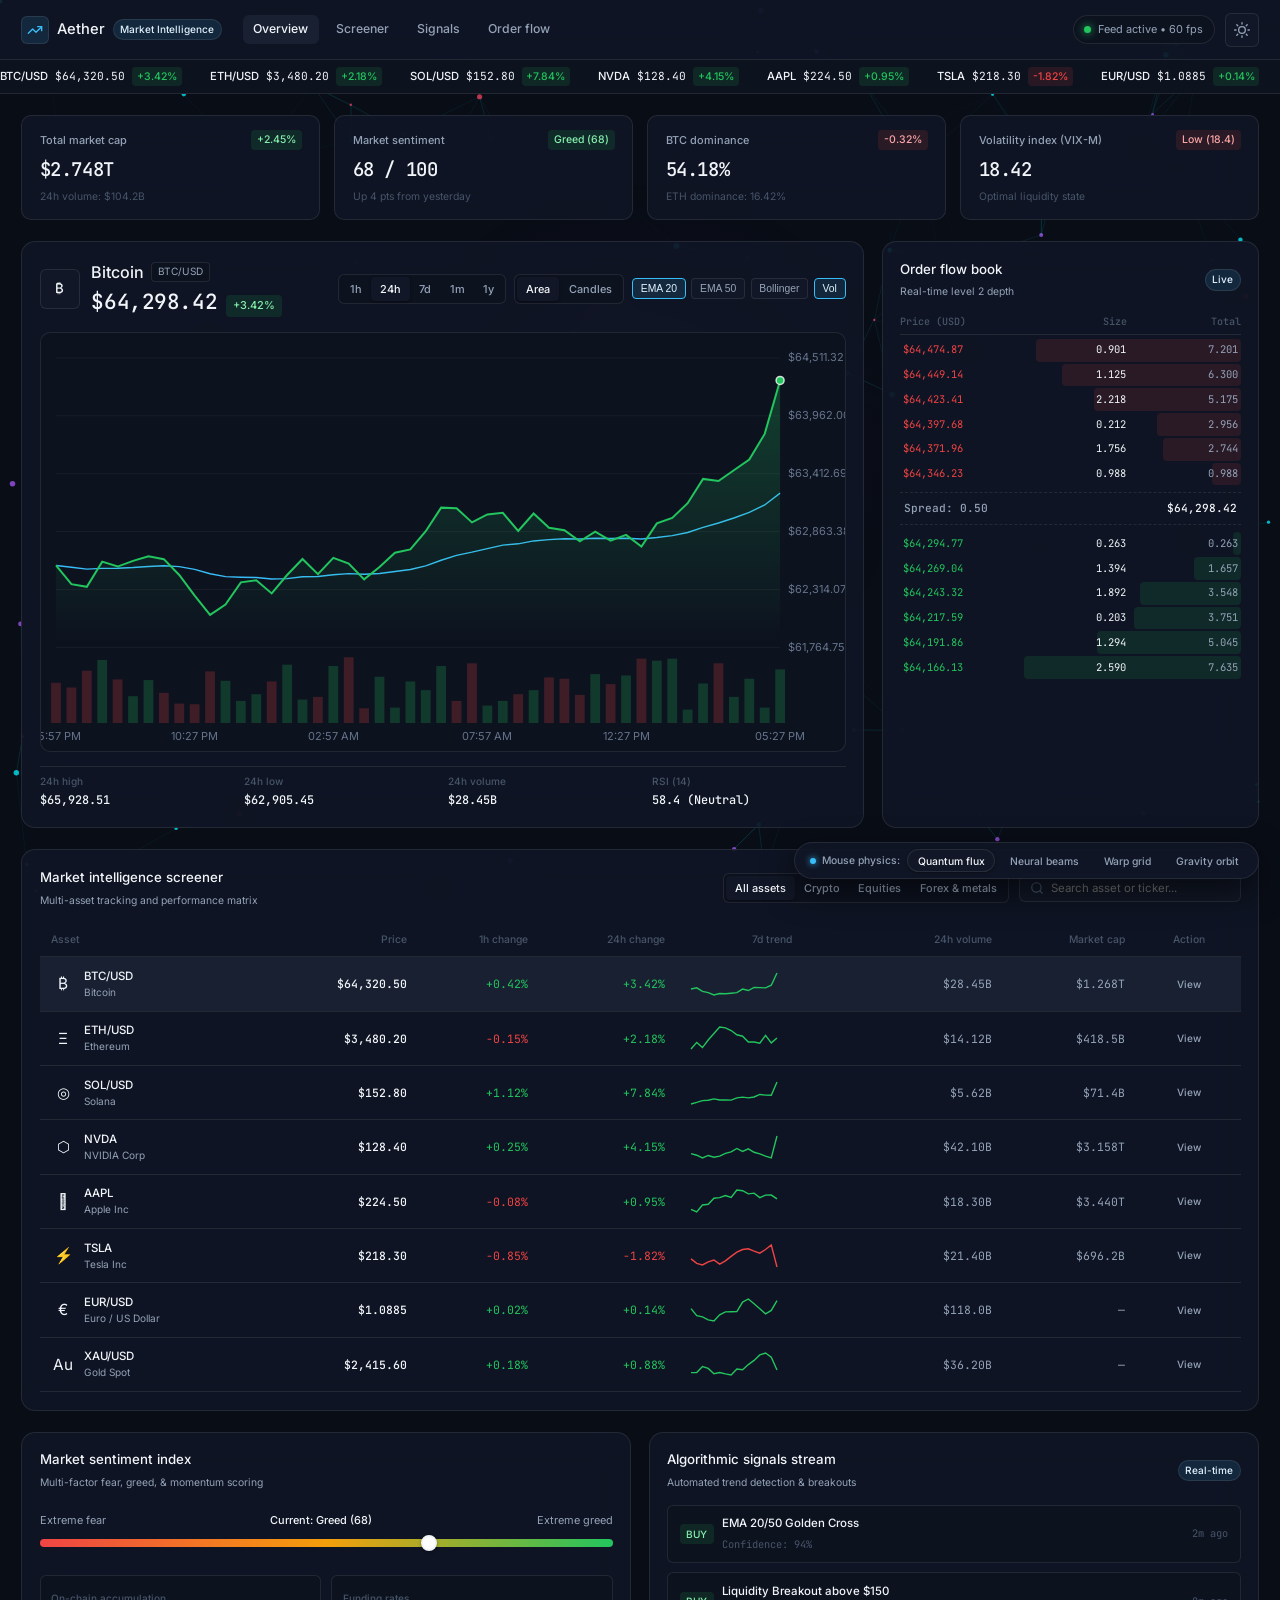
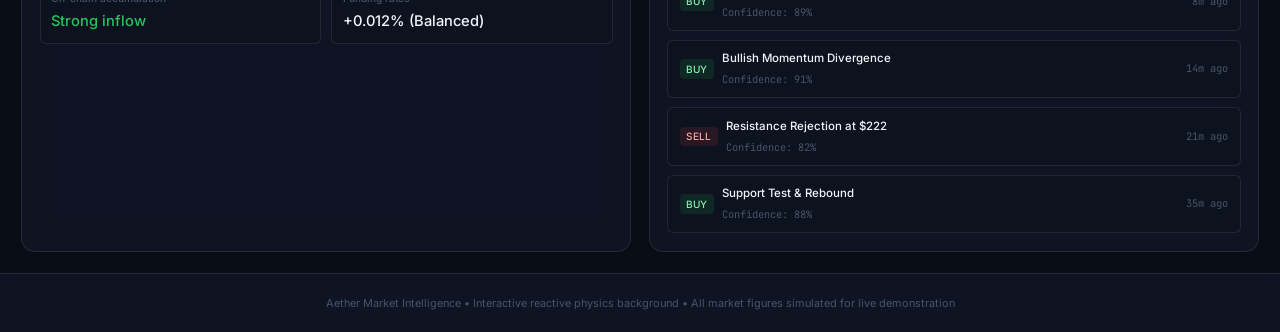
<file: examples/04-market-flux/index.html>
<!DOCTYPE html>
<html lang="en" data-theme="dark">
<head>
  <meta charset="UTF-8">
  <meta name="viewport" content="width=device-width, initial-scale=1.0">
  <title>Aether Analytics — Real-Time Market Intelligence</title>

  <!-- Google Fonts: Inter as requested for crisp Figma/Apple-tier typography -->
  <link rel="preconnect" href="https://fonts.googleapis.com">
  <link rel="preconnect" href="https://fonts.gstatic.com" crossorigin>
  <link href="https://fonts.googleapis.com/css2?family=Inter:wght@400;500&family=JetBrains+Mono:wght@400;500&display=swap" rel="stylesheet">

  <link rel="stylesheet" href="styles.css">
</head>
<body>
  <!-- Interactive Background Canvas (Physics & Mouse Reactive) -->
  <canvas id="bg-canvas"></canvas>

  <!-- Main Application Container -->
  <div class="app-container">
    
    <!-- Top Header -->
    <header class="app-header">
      <div class="header-left">
        <a href="#" class="brand">
          <div class="brand-icon">
            <svg width="16" height="16" viewBox="0 0 24 24" fill="none" stroke="currentColor" stroke-width="2" stroke-linecap="round" stroke-linejoin="round">
              <polyline points="22 7 13.5 15.5 8.5 10.5 2 17"></polyline>
              <polyline points="16 7 22 7 22 13"></polyline>
            </svg>
          </div>
          <span class="brand-title">Aether</span>
          <span class="brand-badge">Market Intelligence</span>
        </a>

        <nav class="nav-links">
          <a href="#overview" class="nav-link active">Overview</a>
          <a href="#screener" class="nav-link">Screener</a>
          <a href="#signals" class="nav-link">Signals</a>
          <a href="#orderbook" class="nav-link">Order flow</a>
        </nav>
      </div>

      <div class="header-right">
        <div class="market-status-indicator">
          <span class="status-dot"></span>
          <span>Feed active &bull; 60 fps</span>
        </div>

        <button class="btn-icon" id="theme-toggle-btn" title="Toggle theme (Light/Dark)" aria-label="Toggle theme">
          <svg id="theme-icon-sun" width="16" height="16" viewBox="0 0 24 24" fill="none" stroke="currentColor" stroke-width="2" stroke-linecap="round" stroke-linejoin="round">
            <circle cx="12" cy="12" r="5"></circle>
            <line x1="12" y1="1" x2="12" y2="3"></line>
            <line x1="12" y1="21" x2="12" y2="23"></line>
            <line x1="4.22" y1="4.22" x2="5.64" y2="5.64"></line>
            <line x1="18.36" y1="18.36" x2="19.78" y2="19.78"></line>
            <line x1="1" y1="12" x2="3" y2="12"></line>
            <line x1="21" y1="12" x2="23" y2="12"></line>
            <line x1="4.22" y1="19.78" x2="5.64" y2="18.36"></line>
            <line x1="18.36" y1="5.64" x2="19.78" y2="4.22"></line>
          </svg>
          <svg id="theme-icon-moon" style="display:none;" width="16" height="16" viewBox="0 0 24 24" fill="none" stroke="currentColor" stroke-width="2" stroke-linecap="round" stroke-linejoin="round">
            <path d="M21 12.79A9 9 0 1 1 11.21 3 7 7 0 0 0 21 12.79z"></path>
          </svg>
        </button>
      </div>
    </header>

    <!-- Live Ticker Tape -->
    <section class="ticker-tape-container" aria-label="Real-time market ticker">
      <div class="ticker-tape-track" id="ticker-tape-track">
        <!-- Injected via app.js -->
      </div>
    </section>

    <!-- Main Content Area -->
    <main class="main-content" id="overview">

      <!-- Top KPI Bar -->
      <section class="kpi-grid">
        <div class="kpi-card">
          <div class="kpi-header">
            <span>Total market cap</span>
            <span class="kpi-badge up">+2.45%</span>
          </div>
          <div class="kpi-value-row">
            <span class="kpi-value">$2.748T</span>
          </div>
          <span class="kpi-subtext">24h volume: $104.2B</span>
        </div>

        <div class="kpi-card">
          <div class="kpi-header">
            <span>Market sentiment</span>
            <span class="kpi-badge up">Greed (68)</span>
          </div>
          <div class="kpi-value-row">
            <span class="kpi-value">68 / 100</span>
          </div>
          <span class="kpi-subtext">Up 4 pts from yesterday</span>
        </div>

        <div class="kpi-card">
          <div class="kpi-header">
            <span>BTC dominance</span>
            <span class="kpi-badge down">-0.32%</span>
          </div>
          <div class="kpi-value-row">
            <span class="kpi-value">54.18%</span>
          </div>
          <span class="kpi-subtext">ETH dominance: 16.42%</span>
        </div>

        <div class="kpi-card">
          <div class="kpi-header">
            <span>Volatility index (VIX-M)</span>
            <span class="kpi-badge down">Low (18.4)</span>
          </div>
          <div class="kpi-value-row">
            <span class="kpi-value">18.42</span>
          </div>
          <span class="kpi-subtext">Optimal liquidity state</span>
        </div>
      </section>

      <!-- Primary Grid: Chart Panel + Order Book -->
      <section class="dashboard-primary-grid">
        
        <!-- Interactive Financial Chart Panel -->
        <div class="chart-panel-card">
          <div class="chart-header-bar">
            
            <div class="asset-identity">
              <div class="asset-icon-wrap" id="active-asset-icon">₿</div>
              <div class="asset-info">
                <div class="asset-name-row">
                  <span class="asset-name" id="active-asset-name">Bitcoin / US Dollar</span>
                  <span class="asset-category" id="active-asset-symbol">BTC/USD</span>
                </div>
                <div class="asset-price-row">
                  <span class="asset-price-main" id="active-asset-price">$64,320.50</span>
                  <span class="asset-change-pill up" id="active-asset-change">+3.42%</span>
                </div>
              </div>
            </div>

            <!-- Controls: Timeframe, Chart Type & Indicators -->
            <div class="chart-controls-group">
              
              <!-- Timeframes -->
              <div class="segmented-control" id="timeframe-control">
                <button class="seg-btn" data-tf="1H">1h</button>
                <button class="seg-btn active" data-tf="24H">24h</button>
                <button class="seg-btn" data-tf="7D">7d</button>
                <button class="seg-btn" data-tf="1M">1m</button>
                <button class="seg-btn" data-tf="1Y">1y</button>
              </div>

              <!-- Chart Types -->
              <div class="segmented-control" id="chart-type-control">
                <button class="seg-btn active" data-type="area" title="Area line chart">Area</button>
                <button class="seg-btn" data-type="candlestick" title="Candlestick chart">Candles</button>
              </div>

              <!-- Indicators -->
              <div class="indicator-toggles">
                <button class="toggle-chip active" data-indicator="ema20">EMA 20</button>
                <button class="toggle-chip" data-indicator="ema50">EMA 50</button>
                <button class="toggle-chip" data-indicator="bollinger">Bollinger</button>
                <button class="toggle-chip active" data-indicator="volume">Vol</button>
              </div>
            </div>
          </div>

          <!-- Canvas Container -->
          <div class="chart-canvas-wrapper" id="chart-container">
            <canvas id="market-chart-canvas"></canvas>
          </div>

          <!-- Bottom Meta Bar -->
          <div class="chart-meta-bar">
            <div class="meta-stat">
              <span class="meta-label">24h high</span>
              <span class="meta-val" id="meta-high">$65,110.00</span>
            </div>
            <div class="meta-stat">
              <span class="meta-label">24h low</span>
              <span class="meta-val" id="meta-low">$62,840.20</span>
            </div>
            <div class="meta-stat">
              <span class="meta-label">24h volume</span>
              <span class="meta-val" id="meta-volume">$28.45B</span>
            </div>
            <div class="meta-stat">
              <span class="meta-label">RSI (14)</span>
              <span class="meta-val" id="meta-rsi">58.4 (Neutral)</span>
            </div>
          </div>
        </div>

        <!-- Order Book & Flow Side Panel -->
        <div class="side-panel-card" id="orderbook">
          <div class="panel-header">
            <div>
              <h2 class="panel-title">Order flow book</h2>
              <span class="panel-subtitle">Real-time level 2 depth</span>
            </div>
            <span class="brand-badge">Live</span>
          </div>

          <div class="orderbook-table">
            <div class="orderbook-header-row">
              <span>Price (USD)</span>
              <span class="ob-cell-right">Size</span>
              <span class="ob-cell-right">Total</span>
            </div>

            <!-- Asks (Red / Down) -->
            <div id="orderbook-asks" style="display: flex; flex-direction: column-reverse; gap: 2px;">
              <!-- Injected by app.js -->
            </div>

            <!-- Spread Indicator -->
            <div class="orderbook-spread-row">
              <span style="color: var(--color-text-muted);">Spread: 0.50</span>
              <span id="orderbook-mid-price" style="font-family: var(--font-mono); font-weight: 500;">$64,320.50</span>
            </div>

            <!-- Bids (Green / Up) -->
            <div id="orderbook-bids" style="display: flex; flex-direction: column; gap: 2px;">
              <!-- Injected by app.js -->
            </div>
          </div>
        </div>

      </section>

      <!-- Market Screener & Watchlist Table -->
      <section class="screener-card" id="screener">
        <div class="screener-filter-bar">
          <div>
            <h2 class="panel-title">Market intelligence screener</h2>
            <span class="panel-subtitle">Multi-asset tracking and performance matrix</span>
          </div>

          <div style="display: flex; align-items: center; gap: 0.75rem; flex-wrap: wrap;">
            <!-- Category Tabs -->
            <div class="segmented-control" id="category-filter">
              <button class="seg-btn active" data-cat="all">All assets</button>
              <button class="seg-btn" data-cat="crypto">Crypto</button>
              <button class="seg-btn" data-cat="equities">Equities</button>
              <button class="seg-btn" data-cat="forex">Forex & metals</button>
            </div>

            <!-- Search Input -->
            <div class="search-input-wrap">
              <svg class="search-icon" width="14" height="14" viewBox="0 0 24 24" fill="none" stroke="currentColor" stroke-width="2" stroke-linecap="round" stroke-linejoin="round">
                <circle cx="11" cy="11" r="8"></circle>
                <line x1="21" y1="21" x2="16.65" y2="16.65"></line>
              </svg>
              <input type="text" id="screener-search" class="search-input" placeholder="Search asset or ticker..." autocomplete="off">
            </div>
          </div>
        </div>

        <div class="table-responsive">
          <table class="market-table">
            <thead>
              <tr>
                <th>Asset</th>
                <th style="text-align: right;">Price</th>
                <th style="text-align: right;">1h change</th>
                <th style="text-align: right;">24h change</th>
                <th style="text-align: center;">7d trend</th>
                <th style="text-align: right;">24h volume</th>
                <th style="text-align: right;">Market cap</th>
                <th style="text-align: center;">Action</th>
              </tr>
            </thead>
            <tbody id="screener-tbody">
              <!-- Injected by app.js -->
            </tbody>
          </table>
        </div>
      </section>

      <!-- Secondary Analytics Grid: Market Sentiment + AI Signal Feed -->
      <section class="dashboard-secondary-grid" id="signals">
        
        <!-- Sentiment & Technical Structure -->
        <div class="screener-card">
          <div class="panel-header">
            <div>
              <h2 class="panel-title">Market sentiment index</h2>
              <span class="panel-subtitle">Multi-factor fear, greed, & momentum scoring</span>
            </div>
          </div>

          <div class="sentiment-meter-wrap">
            <div class="sentiment-score-row">
              <span>Extreme fear</span>
              <span style="font-weight: 500; color: var(--color-text);">Current: Greed (68)</span>
              <span>Extreme greed</span>
            </div>
            <div class="sentiment-bar-track">
              <div class="sentiment-pointer" style="left: 68%;"></div>
            </div>
          </div>

          <div style="display: grid; grid-template-columns: 1fr 1fr; gap: 0.75rem; margin-top: 0.5rem;">
            <div style="padding: 0.75rem; border-radius: var(--radius-sm); background: var(--color-surface-subtle); border: 1px solid var(--color-border);">
              <span class="meta-label">On-chain accumulation</span>
              <div style="font-size: 1.05rem; font-weight: 500; margin-top: 0.2rem; color: var(--color-up);">Strong inflow</div>
            </div>
            <div style="padding: 0.75rem; border-radius: var(--radius-sm); background: var(--color-surface-subtle); border: 1px solid var(--color-border);">
              <span class="meta-label">Funding rates</span>
              <div style="font-size: 1.05rem; font-weight: 500; margin-top: 0.2rem; color: var(--color-text);">+0.012% (Balanced)</div>
            </div>
          </div>
        </div>

        <!-- Live Algorithmic Signals Feed -->
        <div class="screener-card">
          <div class="panel-header">
            <div>
              <h2 class="panel-title">Algorithmic signals stream</h2>
              <span class="panel-subtitle">Automated trend detection & breakouts</span>
            </div>
            <span class="brand-badge">Real-time</span>
          </div>

          <div class="signals-list" id="signals-stream">
            <!-- Injected by app.js -->
          </div>
        </div>

      </section>

    </main>

    <!-- Footer -->
    <footer class="app-footer">
      <p>Aether Market Intelligence &bull; Interactive reactive physics background &bull; All market figures simulated for live demonstration</p>
    </footer>

    <!-- Interactive Background Controls Floating Dock -->
    <aside class="fx-dock" aria-label="Interactive background settings">
      <div class="fx-label">
        <span class="fx-pulse-dot"></span>
        <span>Mouse physics:</span>
      </div>
      <div class="fx-btn-group" id="fx-mode-selector">
        <button class="fx-mode-btn active" data-mode="quantum">Quantum flux</button>
        <button class="fx-mode-btn" data-mode="beams">Neural beams</button>
        <button class="fx-mode-btn" data-mode="warp">Warp grid</button>
        <button class="fx-mode-btn" data-mode="orbit">Gravity orbit</button>
      </div>
    </aside>

  </div>

  <!-- Application Scripts -->
  <script src="background-fx.js"></script>
  <script src="chart-engine.js"></script>
  <script src="app.js"></script>
</body>
</html>
</file>
<file: docs/styles.css>
/* ==========================================================================
   MAYHEM ANALYTICS — HIGH-FREQUENCY STREAM INTELLIGENCE
   Design System & Master Stylesheet
   Rules:
   - Font weights: 400 (regular) and 500 (medium) ONLY.
   - Sentence case across all headings, buttons, and labels.
   - Full WCAG AA contrast (>4.5:1) in both Dark & Light themes.
   - Restrained cyber HUD aesthetic inspired by reference artwork.
   ========================================================================== */

/* --------------------------------------------------------------------------
   1. Design Tokens & Theme Palettes
   -------------------------------------------------------------------------- */
:root,
[data-theme="dark"] {
  /* Dark Theme Palette (Obsidian & Ruby HUD) */
  --bg-primary: #09080e;
  --bg-secondary: #110f17;
  --bg-surface: #171520;
  --bg-surface-elevated: #1f1c2c;
  --bg-surface-hover: #272338;
  --bg-glass: rgba(23, 21, 32, 0.85);

  /* Border Ramps */
  --border-subtle: rgba(255, 255, 255, 0.07);
  --border-medium: rgba(255, 255, 255, 0.14);
  --border-strong: rgba(255, 255, 255, 0.25);
  --border-accent: rgba(255, 42, 95, 0.38);

  /* Grid & HUD Lines */
  --grid-line: rgba(255, 42, 95, 0.08);
  --grid-axis: rgba(255, 42, 95, 0.22);
  --watermark-color: rgba(255, 255, 255, 0.018);

  /* Typography Ramp */
  --text-primary: #f8f7fb;
  --text-secondary: #a3a0b3;
  --text-muted: #6e6b7f;
  --text-inverse: #09080e;

  /* Accent Ramp: Ruby / Crimson (Mayhem Primary) */
  --accent-primary: #ff2a5f;
  --accent-primary-light: #ff6088;
  --accent-primary-dark: #b80036;
  --accent-primary-bg: rgba(255, 42, 95, 0.12);
  --accent-primary-fg: #ffe2e9;

  /* Semantics */
  --accent-emerald: #10b981;
  --accent-emerald-bg: rgba(16, 185, 129, 0.12);
  --accent-amber: #f59e0b;
  --accent-amber-bg: rgba(245, 158, 11, 0.12);
  --accent-cyan: #06b6d4;
  --accent-cyan-bg: rgba(6, 182, 212, 0.12);
  --accent-rose: #f43f5e;
  --accent-rose-bg: rgba(244, 63, 94, 0.14);

  /* Radius & Spacing */
  --radius-sm: 4px;
  --radius-md: 8px;
  --radius-lg: 12px;
  --radius-xl: 16px;
  --radius-full: 9999px;

  --transition-fast: 150ms cubic-bezier(0.4, 0, 0.2, 1);
  --transition-normal: 250ms cubic-bezier(0.4, 0, 0.2, 1);
}

[data-theme="light"] {
  /* Light Theme Palette (Crisp High-Contrast Slate & Deep Ruby) */
  --bg-primary: #fbfbfe;
  --bg-secondary: #f3f1f8;
  --bg-surface: #ffffff;
  --bg-surface-elevated: #eeebf6;
  --bg-surface-hover: #e3dfe0;
  --bg-glass: rgba(255, 255, 255, 0.9);

  /* Border Ramps */
  --border-subtle: rgba(0, 0, 0, 0.08);
  --border-medium: rgba(0, 0, 0, 0.16);
  --border-strong: rgba(0, 0, 0, 0.28);
  --border-accent: rgba(217, 4, 61, 0.35);

  /* Grid & HUD Lines */
  --grid-line: rgba(217, 4, 61, 0.05);
  --grid-axis: rgba(217, 4, 61, 0.18);
  --watermark-color: rgba(0, 0, 0, 0.022);

  /* Typography Ramp */
  --text-primary: #121018;
  --text-secondary: #4b475c;
  --text-muted: #76728a;
  --text-inverse: #ffffff;

  /* Accent Ramp: Deep Ruby */
  --accent-primary: #d9043d;
  --accent-primary-light: #ef233c;
  --accent-primary-dark: #800020;
  --accent-primary-bg: rgba(217, 4, 61, 0.08);
  --accent-primary-fg: #500014;

  /* Semantics */
  --accent-emerald: #047857;
  --accent-emerald-bg: rgba(4, 120, 87, 0.1);
  --accent-amber: #b45309;
  --accent-amber-bg: rgba(180, 83, 9, 0.1);
  --accent-cyan: #0e7490;
  --accent-cyan-bg: rgba(14, 116, 144, 0.1);
  --accent-rose: #be123c;
  --accent-rose-bg: rgba(190, 18, 60, 0.1);
}

/* --------------------------------------------------------------------------
   2. Reset & Base Typography
   -------------------------------------------------------------------------- */
*, *::before, *::after {
  box-sizing: border-box;
  margin: 0;
  padding: 0;
}

html {
  font-size: 16px;
  scroll-behavior: smooth;
}

body {
  font-family: -apple-system, BlinkMacSystemFont, "Segoe UI", Roboto, "Helvetica Neue", Arial, sans-serif;
  font-weight: 400;
  font-size: 1rem;
  line-height: 1.6;
  color: var(--text-primary);
  background-color: var(--bg-primary);
  min-height: 100vh;
  position: relative;
  overflow-x: hidden;
  transition: background-color var(--transition-normal), color var(--transition-normal);
}

strong, b {
  font-weight: 500;
}

/* Watermark Background & Tech Grid */
.watermark-bg {
  position: fixed;
  top: 50%;
  left: 50%;
  transform: translate(-50%, -50%) rotate(-12deg);
  font-family: -apple-system, BlinkMacSystemFont, "Segoe UI", Roboto, sans-serif;
  font-weight: 500;
  font-size: clamp(4rem, 12vw, 11rem);
  letter-spacing: 0.15em;
  color: var(--watermark-color);
  pointer-events: none;
  z-index: 0;
  user-select: none;
  white-space: nowrap;
}

.grid-overlay {
  position: fixed;
  inset: 0;
  background-size: 36px 36px;
  background-image: 
    linear-gradient(to right, var(--grid-line) 1px, transparent 1px),
    linear-gradient(to bottom, var(--grid-line) 1px, transparent 1px);
  pointer-events: none;
  z-index: 0;
}

/* Containers & Section Layouts */
.container {
  width: 100%;
  max-width: 1240px;
  margin: 0 auto;
  padding: 0 1.5rem;
  position: relative;
  z-index: 1;
}

.section {
  padding: 5rem 0;
}

.section-header {
  margin-bottom: 2.5rem;
}

.section-header.text-center {
  text-align: center;
  max-width: 760px;
  margin-left: auto;
  margin-right: auto;
}

.eyebrow {
  display: inline-block;
  font-family: ui-monospace, SFMono-Regular, Menlo, Consolas, monospace;
  font-weight: 500;
  font-size: 0.8125rem;
  letter-spacing: 0.08em;
  text-transform: uppercase;
  color: var(--accent-primary);
  margin-bottom: 0.5rem;
}

.hero-title,
.section-title {
  font-family: -apple-system, BlinkMacSystemFont, "Segoe UI", Roboto, sans-serif;
  font-weight: 500;
  letter-spacing: -0.02em;
  color: var(--text-primary);
  line-height: 1.25;
}

.hero-title {
  font-size: clamp(2rem, 4vw, 3rem);
}

.hero-title span {
  color: var(--accent-primary);
}

.section-title {
  font-size: clamp(1.5rem, 3vw, 2.125rem);
}

.hero-description,
.section-subtitle {
  font-size: 1.0625rem;
  color: var(--text-secondary);
  line-height: 1.6;
  margin-top: 0.75rem;
}

/* --------------------------------------------------------------------------
   3. Buttons & Primitives
   -------------------------------------------------------------------------- */
.btn {
  display: inline-flex;
  align-items: center;
  justify-content: center;
  gap: 0.5rem;
  font-family: inherit;
  font-size: 0.9375rem;
  font-weight: 500;
  padding: 0.625rem 1.25rem;
  border-radius: var(--radius-md);
  border: 1px solid transparent;
  cursor: pointer;
  text-decoration: none;
  transition: background-color var(--transition-fast), border-color var(--transition-fast), color var(--transition-fast);
  white-space: nowrap;
}

.btn-primary {
  background-color: var(--accent-primary);
  color: #ffffff;
  border-color: var(--accent-primary);
}

.btn-primary:hover {
  background-color: var(--accent-primary-light);
  border-color: var(--accent-primary-light);
}

.btn-secondary {
  background-color: var(--bg-surface);
  color: var(--text-primary);
  border-color: var(--border-medium);
}

.btn-secondary:hover {
  background-color: var(--bg-surface-elevated);
  border-color: var(--border-strong);
}

.btn-accent {
  background-color: var(--accent-primary-bg);
  color: var(--accent-primary);
  border-color: var(--border-accent);
}

.btn-accent:hover {
  background-color: var(--accent-primary);
  color: #ffffff;
}

.btn-ghost {
  background-color: transparent;
  color: var(--text-secondary);
  border-color: var(--border-subtle);
}

.btn-ghost:hover {
  background-color: var(--bg-surface-elevated);
  color: var(--text-primary);
}

.btn-sm {
  font-size: 0.8125rem;
  padding: 0.375rem 0.75rem;
}

.btn-block {
  width: 100%;
}

/* --------------------------------------------------------------------------
   4. Navigation Header
   -------------------------------------------------------------------------- */
.header {
  position: sticky;
  top: 0;
  left: 0;
  right: 0;
  background-color: var(--bg-glass);
  backdrop-filter: blur(12px);
  -webkit-backdrop-filter: blur(12px);
  border-bottom: 1px solid var(--border-subtle);
  z-index: 100;
  transition: background-color var(--transition-normal), border-color var(--transition-normal);
}

.nav-container {
  display: flex;
  align-items: center;
  justify-content: space-between;
  height: 4.25rem;
  gap: 1.5rem;
}

.brand-group {
  display: flex;
  align-items: center;
  gap: 1.25rem;
}

.brand-logo {
  display: inline-flex;
  align-items: center;
  gap: 0.625rem;
  text-decoration: none;
  color: var(--text-primary);
}

.logo-icon {
  width: 1.875rem;
  height: 1.875rem;
  color: var(--accent-primary);
}

.brand-name {
  font-size: 1.1875rem;
  font-weight: 500;
  letter-spacing: 0.08em;
}

.brand-tag {
  font-family: ui-monospace, SFMono-Regular, Menlo, Consolas, monospace;
  font-size: 0.6875rem;
  font-weight: 500;
  padding: 0.125rem 0.375rem;
  background-color: var(--bg-surface-elevated);
  color: var(--text-muted);
  border: 1px solid var(--border-subtle);
  border-radius: var(--radius-sm);
}

.status-badge {
  display: inline-flex;
  align-items: center;
  gap: 0.5rem;
  padding: 0.25rem 0.625rem;
  background-color: var(--accent-emerald-bg);
  border: 1px solid var(--accent-emerald);
  border-radius: var(--radius-full);
  font-size: 0.75rem;
  color: var(--accent-emerald);
  font-family: ui-monospace, SFMono-Regular, Menlo, Consolas, monospace;
}

.status-dot {
  width: 6px;
  height: 6px;
  border-radius: 50%;
  background-color: var(--accent-emerald);
}

.nav-links {
  display: flex;
  align-items: center;
  list-style: none;
  gap: 1.5rem;
}

.nav-link {
  font-size: 0.9375rem;
  font-weight: 400;
  color: var(--text-secondary);
  text-decoration: none;
  transition: color var(--transition-fast);
}

.nav-link:hover,
.nav-link.active {
  color: var(--text-primary);
}

.nav-actions {
  display: flex;
  align-items: center;
  gap: 0.75rem;
}

.theme-toggle-btn {
  display: inline-flex;
  align-items: center;
  justify-content: center;
  width: 2.375rem;
  height: 2.375rem;
  border-radius: var(--radius-md);
  border: 1px solid var(--border-medium);
  background-color: var(--bg-surface);
  color: var(--text-secondary);
  cursor: pointer;
  transition: background-color var(--transition-fast), border-color var(--transition-fast), color var(--transition-fast);
}

.theme-toggle-btn:hover {
  background-color: var(--bg-surface-elevated);
  color: var(--text-primary);
  border-color: var(--border-strong);
}

.theme-toggle-btn svg {
  width: 1.125rem;
  height: 1.125rem;
}

/* Light/Dark Toggle icon visibility */
[data-theme="dark"] .theme-icon-sun {
  display: block;
}
[data-theme="dark"] .theme-icon-moon {
  display: none;
}
[data-theme="light"] .theme-icon-sun {
  display: none;
}
[data-theme="light"] .theme-icon-moon {
  display: block;
}

/* --------------------------------------------------------------------------
   5. Hero Section & HUD Orb Visualizer
   -------------------------------------------------------------------------- */
.hero-section {
  padding-top: 4rem;
  padding-bottom: 5rem;
}

.hero-grid {
  display: grid;
  grid-template-columns: 1.1fr 0.9fr;
  gap: 3.5rem;
  align-items: center;
}

.hero-header {
  margin-bottom: 1.25rem;
}

.hero-actions {
  display: flex;
  align-items: center;
  gap: 1rem;
  margin-top: 2rem;
  margin-bottom: 3rem;
  flex-wrap: wrap;
}

.hero-kpis {
  display: grid;
  grid-template-columns: repeat(4, 1fr);
  gap: 1.25rem;
  padding-top: 1.75rem;
  border-top: 1px solid var(--border-subtle);
}

.kpi-item {
  display: flex;
  flex-direction: column;
}

.kpi-val {
  font-family: ui-monospace, SFMono-Regular, Menlo, Consolas, monospace;
  font-size: 1.375rem;
  font-weight: 500;
  color: var(--text-primary);
  line-height: 1.2;
}

.kpi-label {
  font-size: 0.8125rem;
  color: var(--text-muted);
  margin-top: 0.25rem;
}

/* HUD Orb Card */
.hud-orb-card {
  background-color: var(--bg-surface);
  border: 1px solid var(--border-medium);
  border-radius: var(--radius-lg);
  overflow: hidden;
  position: relative;
}

.hud-card-header {
  display: flex;
  align-items: center;
  justify-content: space-between;
  padding: 0.875rem 1.25rem;
  border-bottom: 1px solid var(--border-subtle);
  background-color: var(--bg-secondary);
}

.hud-status-indicator {
  display: flex;
  align-items: center;
  gap: 0.5rem;
  font-family: ui-monospace, SFMono-Regular, Menlo, Consolas, monospace;
  font-size: 0.75rem;
  color: var(--text-secondary);
}

.indicator-beacon {
  width: 8px;
  height: 8px;
  border-radius: 50%;
  background-color: var(--accent-primary);
  animation: beaconPulse 1.8s infinite;
}

@keyframes beaconPulse {
  0% { transform: scale(0.9); opacity: 0.6; }
  50% { transform: scale(1.3); opacity: 1; }
  100% { transform: scale(0.9); opacity: 0.6; }
}

.stream-rate-badge {
  font-family: ui-monospace, SFMono-Regular, Menlo, Consolas, monospace;
  font-size: 0.6875rem;
  padding: 0.125rem 0.5rem;
  border-radius: var(--radius-sm);
  background-color: var(--accent-primary-bg);
  color: var(--accent-primary);
  border: 1px solid var(--border-accent);
}

.hud-canvas-wrapper {
  padding: 1.25rem;
  display: flex;
  align-items: center;
  justify-content: center;
  background-color: var(--bg-surface);
  position: relative;
}

.hud-svg {
  width: 100%;
  max-width: 360px;
  height: auto;
  aspect-ratio: 1 / 1;
}

/* HUD SVG Elements */
.hud-ring {
  fill: none;
  stroke: var(--border-subtle);
  stroke-width: 1;
}

.ring-outer {
  stroke: var(--border-medium);
  stroke-width: 1.5;
}

.ring-dashed {
  stroke: var(--grid-line);
  stroke-dasharray: 4 4;
}

.ring-core {
  stroke: var(--accent-primary);
  stroke-width: 1;
  opacity: 0.6;
}

.hud-axis {
  stroke: var(--grid-axis);
  stroke-width: 1;
}

.hud-axis-diagonal {
  stroke: var(--grid-line);
  stroke-width: 1;
  stroke-dasharray: 2 4;
}

.hud-rotator-cw {
  transform-origin: 200px 200px;
  animation: rotateCw 24s linear infinite;
}

.hud-rotator-ccw {
  transform-origin: 200px 200px;
  animation: rotateCcw 18s linear infinite;
}

@keyframes rotateCw {
  from { transform: rotate(0deg); }
  to { transform: rotate(360deg); }
}

@keyframes rotateCcw {
  from { transform: rotate(0deg); }
  to { transform: rotate(-360deg); }
}

.arc-accent {
  stroke: var(--accent-primary);
}

.arc-secondary {
  stroke: var(--accent-cyan);
}

.hud-node {
  fill: var(--accent-primary);
}

.hud-node-secondary {
  fill: var(--accent-cyan);
}

.hud-diamond {
  fill: var(--accent-primary);
}

.hud-center-text {
  font-family: ui-monospace, SFMono-Regular, Menlo, Consolas, monospace;
  font-size: 0.8125rem;
  font-weight: 500;
  fill: var(--text-primary);
  letter-spacing: 0.1em;
}

.hud-center-subtext {
  font-family: ui-monospace, SFMono-Regular, Menlo, Consolas, monospace;
  font-size: 0.625rem;
  fill: var(--accent-emerald);
}

.hud-coord-text {
  font-family: ui-monospace, SFMono-Regular, Menlo, Consolas, monospace;
  font-size: 0.5625rem;
  fill: var(--text-muted);
}

.hud-coord-text.align-right {
  text-anchor: end;
}

/* HUD Controls Toolbar */
.hud-controls-toolbar {
  display: flex;
  align-items: center;
  justify-content: space-between;
  padding: 0.75rem 1.25rem;
  background-color: var(--bg-secondary);
  border-top: 1px solid var(--border-subtle);
  font-size: 0.8125rem;
}

.sim-status {
  display: flex;
  align-items: center;
  gap: 0.375rem;
}

.sim-label {
  color: var(--text-muted);
}

.sim-state {
  font-family: ui-monospace, SFMono-Regular, Menlo, Consolas, monospace;
  color: var(--accent-emerald);
}

.sim-buttons {
  display: flex;
  align-items: center;
  gap: 0.625rem;
}

.speed-toggle-group {
  display: flex;
  border: 1px solid var(--border-subtle);
  border-radius: var(--radius-sm);
  overflow: hidden;
}

.speed-btn {
  background-color: var(--bg-surface);
  border: none;
  color: var(--text-secondary);
  padding: 0.25rem 0.5rem;
  font-size: 0.75rem;
  font-family: ui-monospace, SFMono-Regular, Menlo, Consolas, monospace;
  cursor: pointer;
  transition: background-color var(--transition-fast), color var(--transition-fast);
}

.speed-btn:hover,
.speed-btn.active {
  background-color: var(--accent-primary-bg);
  color: var(--accent-primary);
}

/* --------------------------------------------------------------------------
   6. Core Telemetry Dashboard Section
   -------------------------------------------------------------------------- */
.dashboard-section {
  background-color: var(--bg-secondary);
  border-top: 1px solid var(--border-subtle);
  border-bottom: 1px solid var(--border-subtle);
}

.dashboard-controls {
  display: flex;
  align-items: center;
  gap: 1.25rem;
  flex-wrap: wrap;
  margin-top: 1rem;
}

.tab-group,
.window-group {
  display: inline-flex;
  background-color: var(--bg-surface);
  padding: 0.25rem;
  border-radius: var(--radius-md);
  border: 1px solid var(--border-subtle);
  gap: 0.25rem;
}

.tab-btn,
.window-btn {
  background: transparent;
  border: none;
  padding: 0.375rem 0.875rem;
  border-radius: var(--radius-sm);
  font-family: inherit;
  font-size: 0.8125rem;
  font-weight: 500;
  color: var(--text-secondary);
  cursor: pointer;
  transition: background-color var(--transition-fast), color var(--transition-fast);
}

.tab-btn:hover,
.window-btn:hover {
  color: var(--text-primary);
}

.tab-btn.active,
.window-btn.active {
  background-color: var(--bg-surface-elevated);
  color: var(--text-primary);
  border: 1px solid var(--border-medium);
}

/* Dashboard Grid */
.dashboard-grid {
  display: grid;
  grid-template-columns: 2fr 1fr;
  gap: 1.5rem;
  margin-bottom: 1.5rem;
}

.dash-card {
  background-color: var(--bg-surface);
  border: 1px solid var(--border-medium);
  border-radius: var(--radius-lg);
  overflow: hidden;
  display: flex;
  flex-direction: column;
}

.card-header {
  display: flex;
  align-items: center;
  justify-content: space-between;
  padding: 1.25rem 1.5rem;
  border-bottom: 1px solid var(--border-subtle);
  gap: 1rem;
}

.card-title {
  font-size: 1.125rem;
  font-weight: 500;
  color: var(--text-primary);
}

.card-subtitle {
  font-size: 0.8125rem;
  color: var(--text-muted);
  margin-top: 0.125rem;
  display: block;
}

/* Live Chart Card */
.chart-legend {
  display: flex;
  align-items: center;
  gap: 1rem;
}

.legend-item {
  display: flex;
  align-items: center;
  gap: 0.375rem;
  font-size: 0.75rem;
  color: var(--text-secondary);
}

.legend-swatch {
  width: 8px;
  height: 8px;
  border-radius: 2px;
}

.swatch-primary {
  background-color: var(--accent-primary);
}

.swatch-accent {
  background-color: var(--accent-amber);
}

.chart-container {
  position: relative;
  padding: 1.25rem 1.5rem 0.5rem 0.5rem;
  flex: 1;
}

.stream-chart-svg {
  width: 100%;
  height: 240px;
  overflow: visible;
}

.chart-grid-line {
  stroke: var(--border-subtle);
  stroke-width: 1;
}

.chart-threshold-line {
  stroke: var(--accent-amber);
  stroke-width: 1;
  opacity: 0.7;
}

.chart-threshold-label {
  font-family: ui-monospace, SFMono-Regular, Menlo, Consolas, monospace;
  font-size: 0.6875rem;
  fill: var(--accent-amber);
}

.chart-axis-text {
  font-family: ui-monospace, SFMono-Regular, Menlo, Consolas, monospace;
  font-size: 0.6875rem;
  fill: var(--text-muted);
}

.chart-line-stroke {
  stroke: var(--accent-primary);
  stroke-linejoin: round;
  stroke-linecap: round;
}

.chart-node-circle {
  fill: var(--accent-primary);
  stroke: var(--bg-surface);
  stroke-width: 2;
  transition: r var(--transition-fast);
}

.chart-node-circle.anomaly-node {
  fill: var(--accent-amber);
}

.cursor-line {
  stroke: var(--text-muted);
  stroke-width: 1;
}

.cursor-point {
  fill: var(--accent-primary);
  stroke: #ffffff;
  stroke-width: 2;
}

.chart-tooltip {
  position: absolute;
  background-color: var(--bg-surface-elevated);
  border: 1px solid var(--border-strong);
  border-radius: var(--radius-sm);
  padding: 0.375rem 0.625rem;
  pointer-events: none;
  font-size: 0.75rem;
  z-index: 10;
  transform: translate(-50%, -120%);
}

.tooltip-time {
  font-family: ui-monospace, SFMono-Regular, Menlo, Consolas, monospace;
  color: var(--text-muted);
}

.tooltip-val {
  font-family: ui-monospace, SFMono-Regular, Menlo, Consolas, monospace;
  font-weight: 500;
  color: var(--text-primary);
}

.tooltip-status {
  font-size: 0.6875rem;
  color: var(--accent-emerald);
}

.chart-footer-stats {
  display: flex;
  align-items: center;
  justify-content: space-between;
  padding: 0.875rem 1.5rem;
  background-color: var(--bg-secondary);
  border-top: 1px solid var(--border-subtle);
  flex-wrap: wrap;
  gap: 0.75rem;
}

.stat-pill {
  display: flex;
  align-items: center;
  gap: 0.375rem;
  font-size: 0.8125rem;
}

.stat-pill-label {
  color: var(--text-muted);
}

.stat-pill-val {
  font-family: ui-monospace, SFMono-Regular, Menlo, Consolas, monospace;
  font-weight: 500;
  color: var(--text-primary);
}

.stat-pill-val.status-green {
  color: var(--accent-emerald);
}

/* Threat Radar Card */
.radar-score-badge {
  font-family: ui-monospace, SFMono-Regular, Menlo, Consolas, monospace;
  font-size: 0.75rem;
  padding: 0.25rem 0.5rem;
  background-color: var(--accent-emerald-bg);
  color: var(--accent-emerald);
  border-radius: var(--radius-sm);
  border: 1px solid var(--accent-emerald);
}

.radar-container {
  display: flex;
  align-items: center;
  justify-content: center;
  padding: 1rem 1.5rem 0.5rem;
}

.radar-svg {
  width: 100%;
  max-width: 260px;
  height: auto;
}

.radar-grid-ring {
  fill: none;
  stroke: var(--border-subtle);
  stroke-width: 1;
}

.radar-axis {
  stroke: var(--grid-axis);
  stroke-width: 1;
}

.radar-data-poly {
  fill: var(--accent-primary-bg);
  stroke: var(--accent-primary);
  stroke-width: 1.5;
  transition: points var(--transition-normal);
}

.radar-label {
  font-family: ui-monospace, SFMono-Regular, Menlo, Consolas, monospace;
  font-size: 0.625rem;
  fill: var(--text-muted);
}

.radar-breakdown {
  padding: 0.875rem 1.5rem 1.25rem;
  display: flex;
  flex-direction: column;
  gap: 0.625rem;
  border-top: 1px solid var(--border-subtle);
}

.radar-metric-row {
  display: grid;
  grid-template-columns: 110px 1fr 40px;
  align-items: center;
  gap: 0.75rem;
  font-size: 0.75rem;
}

.metric-name {
  color: var(--text-secondary);
}

.metric-bar-wrap {
  height: 6px;
  background-color: var(--bg-surface-elevated);
  border-radius: var(--radius-full);
  overflow: hidden;
}

.metric-bar {
  display: block;
  height: 100%;
  background-color: var(--accent-primary);
  border-radius: var(--radius-full);
  transition: width var(--transition-normal);
}

.metric-num {
  font-family: ui-monospace, SFMono-Regular, Menlo, Consolas, monospace;
  color: var(--text-primary);
  text-align: right;
}

/* Secondary Dashboard Grid (Nodes & Terminal) */
.dashboard-subgrid {
  display: grid;
  grid-template-columns: 1fr 1.35fr;
  gap: 1.5rem;
}

/* Nodes Card */
.summary-pill {
  font-size: 0.75rem;
  font-family: ui-monospace, SFMono-Regular, Menlo, Consolas, monospace;
  color: var(--text-secondary);
}

.node-list {
  padding: 0.75rem 1.25rem;
  display: flex;
  flex-direction: column;
  gap: 0.75rem;
}

.node-item {
  display: flex;
  align-items: center;
  justify-content: space-between;
  padding: 0.75rem 1rem;
  background-color: var(--bg-secondary);
  border: 1px solid var(--border-subtle);
  border-radius: var(--radius-md);
  gap: 1rem;
}

.node-info {
  display: flex;
  flex-direction: column;
}

.node-primary {
  display: flex;
  align-items: center;
  gap: 0.5rem;
}

.node-status-dot {
  width: 7px;
  height: 7px;
  border-radius: 50%;
  background-color: var(--accent-emerald);
}

.node-status-dot.status-warning {
  background-color: var(--accent-amber);
}

.node-name {
  font-size: 0.875rem;
  font-weight: 500;
  color: var(--text-primary);
}

.node-ip {
  font-family: ui-monospace, SFMono-Regular, Menlo, Consolas, monospace;
  font-size: 0.75rem;
  color: var(--text-muted);
  margin-left: 1rem;
}

.node-metrics {
  display: flex;
  align-items: center;
  gap: 1rem;
}

.node-metric-cell {
  display: flex;
  flex-direction: column;
  align-items: flex-end;
}

.metric-lbl {
  font-size: 0.6875rem;
  color: var(--text-muted);
}

.metric-val {
  font-family: ui-monospace, SFMono-Regular, Menlo, Consolas, monospace;
  font-size: 0.8125rem;
  font-weight: 500;
  color: var(--text-primary);
}

/* Event Terminal Card */
.terminal-actions {
  display: flex;
  align-items: center;
  gap: 0.75rem;
}

.terminal-filter-group {
  display: inline-flex;
  background-color: var(--bg-secondary);
  border: 1px solid var(--border-subtle);
  border-radius: var(--radius-sm);
  padding: 0.125rem;
}

.filter-btn {
  background: transparent;
  border: none;
  padding: 0.1875rem 0.5rem;
  font-size: 0.75rem;
  font-family: inherit;
  color: var(--text-muted);
  cursor: pointer;
  border-radius: 2px;
}

.filter-btn.active {
  background-color: var(--bg-surface-elevated);
  color: var(--text-primary);
}

.terminal-body {
  height: 280px;
  background-color: var(--bg-primary);
  padding: 0.875rem 1.25rem;
  overflow-y: auto;
  font-family: ui-monospace, SFMono-Regular, Menlo, Consolas, monospace;
  font-size: 0.75rem;
  display: flex;
  flex-direction: column;
  gap: 0.375rem;
}

.log-entry {
  display: flex;
  align-items: flex-start;
  gap: 0.625rem;
  line-height: 1.4;
  word-break: break-all;
}

.log-time {
  color: var(--text-muted);
  flex-shrink: 0;
}

.log-badge {
  font-size: 0.625rem;
  padding: 0.0625rem 0.3125rem;
  border-radius: 2px;
  flex-shrink: 0;
}

.badge-info {
  background-color: var(--accent-cyan-bg);
  color: var(--accent-cyan);
}

.badge-anomaly {
  background-color: var(--accent-amber-bg);
  color: var(--accent-amber);
}

.badge-critical {
  background-color: var(--accent-rose-bg);
  color: var(--accent-rose);
}

.badge-recovery {
  background-color: var(--accent-emerald-bg);
  color: var(--accent-emerald);
}

.log-msg {
  color: var(--text-secondary);
}

.terminal-footer {
  display: flex;
  align-items: center;
  justify-content: space-between;
  padding: 0.625rem 1.25rem;
  background-color: var(--bg-secondary);
  border-top: 1px solid var(--border-subtle);
  font-size: 0.75rem;
}

.terminal-status-text {
  display: flex;
  align-items: center;
  gap: 0.5rem;
  color: var(--text-muted);
}

.pulse-dot {
  width: 6px;
  height: 6px;
  border-radius: 50%;
  background-color: var(--accent-primary);
  animation: beaconPulse 1.2s infinite;
}

.autoscroll-toggle {
  display: inline-flex;
  align-items: center;
  gap: 0.375rem;
  color: var(--text-secondary);
  cursor: pointer;
  user-select: none;
}

/* --------------------------------------------------------------------------
   7. Architecture & Pipeline Section
   -------------------------------------------------------------------------- */
.architecture-section {
  background-color: var(--bg-primary);
}

.feature-grid {
  display: grid;
  grid-template-columns: repeat(4, 1fr);
  gap: 1.5rem;
  margin-bottom: 3.5rem;
}

.feature-card {
  background-color: var(--bg-surface);
  border: 1px solid var(--border-medium);
  border-radius: var(--radius-lg);
  padding: 1.75rem;
  display: flex;
  flex-direction: column;
  transition: border-color var(--transition-fast), transform var(--transition-fast);
}

.feature-card:hover {
  border-color: var(--border-strong);
}

.feature-icon-wrap {
  width: 2.75rem;
  height: 2.75rem;
  border-radius: var(--radius-md);
  background-color: var(--accent-primary-bg);
  color: var(--accent-primary);
  display: flex;
  align-items: center;
  justify-content: center;
  margin-bottom: 1.25rem;
}

.feature-icon-wrap svg {
  width: 1.375rem;
  height: 1.375rem;
}

.feature-title {
  font-size: 1.125rem;
  font-weight: 500;
  color: var(--text-primary);
  margin-bottom: 0.5rem;
}

.feature-desc {
  font-size: 0.875rem;
  color: var(--text-secondary);
  line-height: 1.5;
  margin-bottom: 1.25rem;
  flex: 1;
}

.feature-tag {
  font-family: ui-monospace, SFMono-Regular, Menlo, Consolas, monospace;
  font-size: 0.6875rem;
  color: var(--accent-primary);
  border-top: 1px solid var(--border-subtle);
  padding-top: 0.75rem;
}

/* Pipeline Box */
.pipeline-diagram-box {
  background-color: var(--bg-surface);
  border: 1px solid var(--border-medium);
  border-radius: var(--radius-lg);
  padding: 2rem;
}

.diagram-header {
  display: flex;
  align-items: center;
  justify-content: space-between;
  margin-bottom: 2rem;
  flex-wrap: wrap;
  gap: 1rem;
}

.diagram-title {
  font-size: 1rem;
  font-weight: 500;
  color: var(--text-primary);
}

.diagram-badge {
  font-family: ui-monospace, SFMono-Regular, Menlo, Consolas, monospace;
  font-size: 0.75rem;
  padding: 0.25rem 0.625rem;
  background-color: var(--accent-emerald-bg);
  color: var(--accent-emerald);
  border-radius: var(--radius-sm);
  border: 1px solid var(--accent-emerald);
}

.pipeline-flow {
  display: flex;
  align-items: center;
  justify-content: space-between;
  gap: 1rem;
}

.flow-stage {
  flex: 1;
  background-color: var(--bg-secondary);
  border: 1px solid var(--border-subtle);
  border-radius: var(--radius-md);
  padding: 1.25rem 1rem;
  text-align: center;
}

.flow-stage.stage-highlight {
  border-color: var(--border-accent);
  background-color: var(--bg-surface-elevated);
}

.stage-step {
  font-family: ui-monospace, SFMono-Regular, Menlo, Consolas, monospace;
  font-size: 0.6875rem;
  color: var(--accent-primary);
  margin-bottom: 0.25rem;
}

.stage-name {
  font-size: 0.9375rem;
  font-weight: 500;
  color: var(--text-primary);
  margin-bottom: 0.25rem;
}

.stage-sub {
  font-size: 0.75rem;
  color: var(--text-muted);
}

.flow-arrow {
  color: var(--text-muted);
  font-size: 1.25rem;
  font-weight: 500;
}

/* --------------------------------------------------------------------------
   8. Estimator Section
   -------------------------------------------------------------------------- */
.estimator-section {
  background-color: var(--bg-secondary);
  border-top: 1px solid var(--border-subtle);
}

.estimator-wrapper {
  max-width: 1060px;
  margin: 0 auto;
}

.estimator-header {
  margin-bottom: 2.5rem;
}

.estimator-grid {
  display: grid;
  grid-template-columns: 1.2fr 1fr;
  gap: 2.5rem;
  align-items: start;
}

.estimator-inputs {
  display: flex;
  flex-direction: column;
  gap: 2rem;
}

.slider-group {
  display: flex;
  flex-direction: column;
  gap: 0.625rem;
}

.slider-label-row {
  display: flex;
  align-items: center;
  justify-content: space-between;
}

.slider-label {
  font-size: 0.9375rem;
  font-weight: 500;
  color: var(--text-primary);
}

.slider-readout {
  font-family: ui-monospace, SFMono-Regular, Menlo, Consolas, monospace;
  font-size: 1rem;
  font-weight: 500;
  color: var(--accent-primary);
}

.custom-range {
  width: 100%;
  height: 6px;
  border-radius: var(--radius-full);
  background-color: var(--bg-surface-elevated);
  outline: none;
  -webkit-appearance: none;
  cursor: pointer;
}

.custom-range::-webkit-slider-thumb {
  -webkit-appearance: none;
  width: 18px;
  height: 18px;
  border-radius: 50%;
  background-color: var(--accent-primary);
  border: 2px solid #ffffff;
  cursor: pointer;
  transition: transform var(--transition-fast);
}

.custom-range::-webkit-slider-thumb:hover {
  transform: scale(1.2);
}

.slider-range-limits {
  display: flex;
  justify-content: space-between;
  font-size: 0.75rem;
  color: var(--text-muted);
}

.checkbox-options {
  display: flex;
  flex-direction: column;
  gap: 0.875rem;
  padding-top: 0.5rem;
}

.custom-checkbox {
  display: flex;
  align-items: center;
  gap: 0.75rem;
  font-size: 0.875rem;
  color: var(--text-secondary);
  cursor: pointer;
  user-select: none;
}

.custom-checkbox input {
  display: none;
}

.checkbox-box {
  width: 18px;
  height: 18px;
  border-radius: var(--radius-sm);
  border: 1px solid var(--border-strong);
  background-color: var(--bg-surface);
  display: inline-flex;
  align-items: center;
  justify-content: center;
  transition: background-color var(--transition-fast), border-color var(--transition-fast);
}

.custom-checkbox input:checked + .checkbox-box {
  background-color: var(--accent-primary);
  border-color: var(--accent-primary);
}

.custom-checkbox input:checked + .checkbox-box::after {
  content: "";
  width: 5px;
  height: 9px;
  border: solid #ffffff;
  border-width: 0 2px 2px 0;
  transform: rotate(45deg);
  margin-top: -2px;
}

/* Output Spec Card */
.output-card {
  background-color: var(--bg-surface);
  border: 1px solid var(--border-medium);
  border-radius: var(--radius-lg);
  padding: 1.75rem;
  display: flex;
  flex-direction: column;
  gap: 1.5rem;
}

.output-card-header {
  display: flex;
  align-items: center;
  justify-content: space-between;
}

.output-tier-title {
  font-size: 1rem;
  font-weight: 500;
  color: var(--text-primary);
}

.output-tier-badge {
  font-family: ui-monospace, SFMono-Regular, Menlo, Consolas, monospace;
  font-size: 0.75rem;
  padding: 0.25rem 0.5rem;
  background-color: var(--accent-primary-bg);
  color: var(--accent-primary);
  border-radius: var(--radius-sm);
  border: 1px solid var(--border-accent);
}

.output-specs {
  display: flex;
  flex-direction: column;
  gap: 0.875rem;
  border-top: 1px solid var(--border-subtle);
  border-bottom: 1px solid var(--border-subtle);
  padding: 1.25rem 0;
}

.spec-row {
  display: flex;
  align-items: center;
  justify-content: space-between;
  font-size: 0.875rem;
}

.spec-name {
  color: var(--text-secondary);
}

.spec-val {
  font-family: ui-monospace, SFMono-Regular, Menlo, Consolas, monospace;
  font-weight: 500;
  color: var(--text-primary);
}

.output-price-box {
  display: flex;
  flex-direction: column;
  gap: 0.25rem;
}

.price-label {
  font-size: 0.8125rem;
  color: var(--text-muted);
}

.price-val-row {
  display: flex;
  align-items: baseline;
  gap: 0.25rem;
}

.price-currency {
  font-size: 1.25rem;
  font-weight: 500;
  color: var(--accent-primary);
}

.price-amount {
  font-family: ui-monospace, SFMono-Regular, Menlo, Consolas, monospace;
  font-size: 2.25rem;
  font-weight: 500;
  color: var(--text-primary);
  line-height: 1;
}

.price-period {
  font-size: 0.875rem;
  color: var(--text-muted);
}

.output-actions {
  display: flex;
  flex-direction: column;
  gap: 0.625rem;
}

/* --------------------------------------------------------------------------
   9. Footer
   -------------------------------------------------------------------------- */
.footer {
  background-color: var(--bg-primary);
  border-top: 1px solid var(--border-subtle);
  padding: 4.5rem 0 2.5rem;
}

.footer-container {
  display: grid;
  grid-template-columns: 1.2fr 2fr;
  gap: 4rem;
  margin-bottom: 3.5rem;
}

.footer-tagline {
  font-size: 0.875rem;
  color: var(--text-secondary);
  line-height: 1.5;
  margin-top: 0.875rem;
  margin-bottom: 1.5rem;
  max-width: 380px;
}

.cli-command-box {
  background-color: var(--bg-surface);
  border: 1px solid var(--border-subtle);
  border-radius: var(--radius-md);
  padding: 0.625rem 0.875rem;
  display: flex;
  flex-direction: column;
  gap: 0.25rem;
}

.cli-label {
  font-size: 0.6875rem;
  color: var(--text-muted);
  text-transform: uppercase;
  letter-spacing: 0.05em;
}

.cli-code {
  font-family: ui-monospace, SFMono-Regular, Menlo, Consolas, monospace;
  font-size: 0.8125rem;
  color: var(--accent-primary);
}

.footer-nav-columns {
  display: grid;
  grid-template-columns: repeat(3, 1fr);
  gap: 2rem;
}

.col-title {
  font-size: 0.875rem;
  font-weight: 500;
  color: var(--text-primary);
  margin-bottom: 1rem;
}

.footer-links {
  list-style: none;
  display: flex;
  flex-direction: column;
  gap: 0.625rem;
}

.footer-links a {
  font-size: 0.8125rem;
  color: var(--text-secondary);
  text-decoration: none;
  transition: color var(--transition-fast);
}

.footer-links a:hover {
  color: var(--text-primary);
}

.health-block {
  background-color: var(--bg-surface);
  border: 1px solid var(--border-subtle);
  border-radius: var(--radius-md);
  padding: 0.875rem;
  display: flex;
  flex-direction: column;
  gap: 0.5rem;
  font-size: 0.75rem;
}

.health-row {
  display: flex;
  align-items: center;
  justify-content: space-between;
  gap: 0.5rem;
}

.health-lbl {
  color: var(--text-muted);
}

.health-val {
  font-family: ui-monospace, SFMono-Regular, Menlo, Consolas, monospace;
  color: var(--text-primary);
}

.footer-bottom {
  display: flex;
  align-items: center;
  justify-content: space-between;
  border-top: 1px solid var(--border-subtle);
  padding-top: 2rem;
  font-size: 0.75rem;
  color: var(--text-muted);
  flex-wrap: wrap;
  gap: 1rem;
}

.footer-bottom-links {
  display: flex;
  gap: 1.5rem;
}

.footer-bottom-links a {
  color: var(--text-muted);
  text-decoration: none;
  transition: color var(--transition-fast);
}

.footer-bottom-links a:hover {
  color: var(--text-secondary);
}

/* --------------------------------------------------------------------------
   10. Responsive Breakpoints
   -------------------------------------------------------------------------- */
@media (max-width: 1024px) {
  .hero-grid {
    grid-template-columns: 1fr;
    gap: 3rem;
  }
  .dashboard-grid {
    grid-template-columns: 1fr;
  }
  .dashboard-subgrid {
    grid-template-columns: 1fr;
  }
  .feature-grid {
    grid-template-columns: repeat(2, 1fr);
  }
  .pipeline-flow {
    flex-direction: column;
  }
  .flow-arrow {
    transform: rotate(90deg);
  }
  .estimator-grid {
    grid-template-columns: 1fr;
  }
  .footer-container {
    grid-template-columns: 1fr;
    gap: 2.5rem;
  }
}

@media (max-width: 768px) {
  .nav-links {
    display: none;
  }
  .hero-kpis {
    grid-template-columns: repeat(2, 1fr);
    gap: 1.5rem;
  }
  .footer-nav-columns {
    grid-template-columns: 1fr;
  }
}
</file>
<file: examples/03-dimension-analytics/styles.css>
/* ==========================================================================
   DIMENSION ANALYTICS — DESIGN SYSTEM & STYLESHEET
   Adheres to strict UI design system standards:
   - 400/500 font weights only
   - Sentence case across UI
   - Pure tokenized color ramps for Dark & Light modes
   - Custom SVG icons & telemetry visualizers (Kobaryo Dimension Hacker theme)
   ========================================================================== */

/* --------------------------------------------------------------------------
   1. Design Tokens & Theme Variables
   -------------------------------------------------------------------------- */
:root,
[data-theme="dark"] {
  /* Dark Theme: Obsidian Space & Neon Cyber Accents */
  --bg-primary: #0a0c13;
  --bg-secondary: #0f121d;
  --bg-surface: #151928;
  --bg-surface-elevated: #1b2034;
  --bg-surface-hover: #222941;
  --bg-glass: rgba(21, 25, 40, 0.85);

  --border-subtle: rgba(255, 255, 255, 0.08);
  --border-medium: rgba(255, 255, 255, 0.16);
  --border-strong: rgba(255, 255, 255, 0.28);
  --grid-line: rgba(139, 92, 246, 0.10);
  --grid-axis: rgba(139, 92, 246, 0.24);

  --text-primary: #f1f5f9;
  --text-secondary: #94a3b8;
  --text-muted: #64748b;
  --text-inverse: #0f172a;

  /* Accents */
  --accent-primary: #8b5cf6;
  --accent-primary-light: #a78bfa;
  --accent-primary-dark: #6d28d9;
  --accent-primary-bg: rgba(139, 92, 246, 0.14);

  --accent-magenta: #ff2a85;
  --accent-magenta-bg: rgba(255, 42, 133, 0.14);

  --accent-cyan: #06b6d4;
  --accent-cyan-bg: rgba(6, 182, 212, 0.14);

  --accent-success: #10b981;
  --accent-success-bg: rgba(16, 185, 129, 0.14);

  --accent-warning: #f59e0b;
  --accent-warning-bg: rgba(245, 158, 11, 0.14);

  --accent-danger: #ef4444;
  --accent-danger-bg: rgba(239, 68, 68, 0.14);

  /* Typography Scale */
  --font-sans: -apple-system, BlinkMacSystemFont, "Segoe UI", Roboto, "Helvetica Neue", Arial, sans-serif;
  --font-mono: "JetBrains Mono", "SF Mono", "Consolas", "Courier New", monospace;

  --text-xs: 0.75rem;    /* 12px */
  --text-sm: 0.875rem;   /* 14px */
  --text-base: 1rem;     /* 16px */
  --text-md: 1.125rem;   /* 18px */
  --text-lg: 1.25rem;    /* 20px */
  --text-xl: 1.5rem;     /* 24px */
  --text-2xl: 2rem;      /* 32px */
  --text-3xl: 2.75rem;   /* 44px */
  --text-watermark: 5.5rem;

  /* Spacing Scale */
  --space-1: 0.25rem;
  --space-2: 0.5rem;
  --space-3: 0.75rem;
  --space-4: 1rem;
  --space-5: 1.25rem;
  --space-6: 1.5rem;
  --space-8: 2rem;
  --space-10: 2.5rem;
  --space-12: 3rem;
  --space-16: 4rem;
  --space-20: 5rem;

  /* Radius Scale */
  --radius-sm: 4px;
  --radius-md: 8px;
  --radius-lg: 12px;
  --radius-xl: 16px;
  --radius-full: 9999px;

  --transition-fast: 150ms cubic-bezier(0.4, 0, 0.2, 1);
  --transition-normal: 250ms cubic-bezier(0.4, 0, 0.2, 1);
}

/* Light Theme Tokens */
[data-theme="light"] {
  --bg-primary: #f8fafc;
  --bg-secondary: #f1f5f9;
  --bg-surface: #ffffff;
  --bg-surface-elevated: #f8fafc;
  --bg-surface-hover: #f1f5f9;
  --bg-glass: rgba(255, 255, 255, 0.90);

  --border-subtle: rgba(15, 23, 42, 0.08);
  --border-medium: rgba(15, 23, 42, 0.16);
  --border-strong: rgba(15, 23, 42, 0.28);
  --grid-line: rgba(99, 102, 241, 0.08);
  --grid-axis: rgba(99, 102, 241, 0.18);

  --text-primary: #0f172a;
  --text-secondary: #475569;
  --text-muted: #64748b;
  --text-inverse: #f8fafc;

  --accent-primary: #6366f1;
  --accent-primary-light: #4f46e5;
  --accent-primary-dark: #3730a3;
  --accent-primary-bg: rgba(99, 102, 241, 0.10);

  --accent-magenta: #e11d48;
  --accent-magenta-bg: rgba(225, 29, 72, 0.10);

  --accent-cyan: #0284c7;
  --accent-cyan-bg: rgba(2, 132, 199, 0.10);

  --accent-success: #059669;
  --accent-success-bg: rgba(5, 150, 105, 0.10);

  --accent-warning: #d97706;
  --accent-warning-bg: rgba(217, 119, 6, 0.10);

  --accent-danger: #dc2626;
  --accent-danger-bg: rgba(220, 38, 38, 0.10);
}

/* --------------------------------------------------------------------------
   2. Base Reset & Typography
   -------------------------------------------------------------------------- */
*, *::before, *::after {
  box-sizing: border-box;
  margin: 0;
  padding: 0;
}

html {
  font-size: 16px;
  scroll-behavior: smooth;
}

body {
  font-family: var(--font-sans);
  font-weight: 400;
  line-height: 1.6;
  color: var(--text-primary);
  background-color: var(--bg-primary);
  background-image: 
    linear-gradient(to right, var(--grid-line) 1px, transparent 1px),
    linear-gradient(to bottom, var(--grid-line) 1px, transparent 1px);
  background-size: 40px 40px;
  background-position: center top;
  min-height: 100vh;
  overflow-x: hidden;
  transition: background-color var(--transition-normal), color var(--transition-normal);
  -webkit-font-smoothing: antialiased;
}

h1, h2, h3, h4, h5, h6 {
  font-weight: 500;
  line-height: 1.25;
  color: var(--text-primary);
  letter-spacing: -0.015em;
}

h1 { font-size: var(--text-3xl); }
h2 { font-size: var(--text-2xl); }
h3 { font-size: var(--text-xl); }
h4 { font-size: var(--text-lg); }

p {
  color: var(--text-secondary);
}

code, kbd, samp, pre {
  font-family: var(--font-mono);
  font-size: 0.9em;
}

a {
  color: var(--accent-primary);
  text-decoration: none;
  transition: color var(--transition-fast);
}

a:hover {
  color: var(--accent-primary-light);
}

button {
  font-family: inherit;
  font-size: var(--text-sm);
  font-weight: 500;
  cursor: pointer;
  border: none;
  background: none;
}

/* --------------------------------------------------------------------------
   3. Layout Primitives
   -------------------------------------------------------------------------- */
.container {
  width: 100%;
  max-width: 1280px;
  margin: 0 auto;
  padding: 0 var(--space-6);
}

.section {
  padding: var(--space-20) 0;
  position: relative;
}

.section-header {
  margin-bottom: var(--space-12);
  text-align: left;
}

.eyebrow {
  display: inline-flex;
  align-items: center;
  gap: var(--space-2);
  font-family: var(--font-mono);
  font-size: var(--text-xs);
  font-weight: 500;
  text-transform: uppercase;
  letter-spacing: 0.08em;
  color: var(--accent-primary);
  background: var(--accent-primary-bg);
  padding: var(--space-1) var(--space-3);
  border-radius: var(--radius-sm);
  border: 1px solid var(--border-subtle);
  margin-bottom: var(--space-3);
}

.eyebrow::before {
  content: "";
  display: inline-block;
  width: 6px;
  height: 6px;
  border-radius: var(--radius-full);
  background: var(--accent-primary);
}

.watermark-bg {
  position: absolute;
  top: 6%;
  left: 50%;
  transform: translateX(-50%);
  font-family: var(--font-sans);
  font-size: var(--text-watermark);
  font-weight: 500;
  letter-spacing: 0.12em;
  text-transform: uppercase;
  color: var(--border-subtle);
  user-select: none;
  pointer-events: none;
  white-space: nowrap;
  z-index: 0;
  opacity: 0.5;
}

/* --------------------------------------------------------------------------
   4. Header & Navigation Bar
   -------------------------------------------------------------------------- */
.header {
  position: sticky;
  top: 0;
  z-index: 50;
  background: var(--bg-glass);
  backdrop-filter: blur(12px);
  -webkit-backdrop-filter: blur(12px);
  border-bottom: 1px solid var(--border-subtle);
  transition: background-color var(--transition-normal), border-color var(--transition-normal);
}

.nav-container {
  display: flex;
  align-items: center;
  justify-content: space-between;
  height: 64px;
}

.brand-group {
  display: flex;
  align-items: center;
  gap: var(--space-4);
}

.brand-logo {
  display: flex;
  align-items: center;
  gap: var(--space-3);
  color: var(--text-primary);
  font-weight: 500;
  font-size: var(--text-base);
  letter-spacing: -0.01em;
}

.logo-icon {
  width: 28px;
  height: 28px;
  color: var(--accent-primary);
}

.status-badge {
  display: inline-flex;
  align-items: center;
  gap: var(--space-2);
  font-family: var(--font-mono);
  font-size: var(--text-xs);
  color: var(--text-secondary);
  background: var(--bg-surface);
  border: 1px solid var(--border-subtle);
  padding: 4px 10px;
  border-radius: var(--radius-full);
}

.status-dot {
  width: 6px;
  height: 6px;
  border-radius: var(--radius-full);
  background: var(--accent-success);
  box-shadow: 0 0 8px var(--accent-success);
  animation: pulse-dot 2s infinite ease-in-out;
}

@keyframes pulse-dot {
  0%, 100% { opacity: 1; transform: scale(1); }
  50% { opacity: 0.4; transform: scale(0.85); }
}

.nav-links {
  display: flex;
  align-items: center;
  gap: var(--space-6);
  list-style: none;
}

.nav-link {
  font-size: var(--text-sm);
  font-weight: 400;
  color: var(--text-secondary);
  transition: color var(--transition-fast);
}

.nav-link:hover, .nav-link.active {
  color: var(--text-primary);
}

.nav-actions {
  display: flex;
  align-items: center;
  gap: var(--space-3);
}

.theme-toggle-btn {
  display: inline-flex;
  align-items: center;
  justify-content: center;
  width: 36px;
  height: 36px;
  border-radius: var(--radius-md);
  background: var(--bg-surface);
  border: 1px solid var(--border-subtle);
  color: var(--text-secondary);
  transition: background-color var(--transition-fast), border-color var(--transition-fast), color var(--transition-fast);
}

.theme-toggle-btn:hover {
  background: var(--bg-surface-hover);
  color: var(--text-primary);
  border-color: var(--border-medium);
}

.theme-toggle-btn svg {
  width: 18px;
  height: 18px;
}

.theme-icon-sun { display: none; }
.theme-icon-moon { display: block; }

[data-theme="light"] .theme-icon-sun { display: block; }
[data-theme="light"] .theme-icon-moon { display: none; }

.btn {
  display: inline-flex;
  align-items: center;
  justify-content: center;
  gap: var(--space-2);
  padding: 8px 16px;
  border-radius: var(--radius-md);
  font-size: var(--text-sm);
  font-weight: 500;
  transition: all var(--transition-fast);
  text-decoration: none;
}

.btn-primary {
  background: var(--accent-primary);
  color: #ffffff;
  border: 1px solid transparent;
}

.btn-primary:hover {
  background: var(--accent-primary-light);
  color: #ffffff;
}

.btn-secondary {
  background: var(--bg-surface);
  color: var(--text-primary);
  border: 1px solid var(--border-medium);
}

.btn-secondary:hover {
  background: var(--bg-surface-hover);
  border-color: var(--border-strong);
  color: var(--text-primary);
}

/* --------------------------------------------------------------------------
   5. Hero Section & Kobaryo Dimension Hacker Visualizer
   -------------------------------------------------------------------------- */
.hero-section {
  padding-top: var(--space-16);
  padding-bottom: var(--space-20);
  overflow: hidden;
  position: relative;
}

.hero-grid {
  display: grid;
  grid-template-columns: 1.1fr 0.9fr;
  gap: var(--space-10);
  align-items: center;
  position: relative;
  z-index: 1;
}

.hero-content {
  display: flex;
  flex-direction: column;
  gap: var(--space-6);
}

.hero-title {
  font-size: var(--text-3xl);
  font-weight: 500;
  line-height: 1.15;
  letter-spacing: -0.02em;
}

.hero-title span {
  color: var(--accent-primary);
}

.hero-description {
  font-size: var(--text-md);
  color: var(--text-secondary);
  max-width: 540px;
}

.hero-actions {
  display: flex;
  align-items: center;
  gap: var(--space-4);
  margin-top: var(--space-2);
}

.hero-kpis {
  display: grid;
  grid-template-columns: repeat(3, 1fr);
  gap: var(--space-4);
  margin-top: var(--space-4);
  padding-top: var(--space-6);
  border-top: 1px solid var(--border-subtle);
}

.kpi-item {
  display: flex;
  flex-direction: column;
  gap: 2px;
}

.kpi-val {
  font-family: var(--font-mono);
  font-size: var(--text-xl);
  font-weight: 500;
  color: var(--text-primary);
}

.kpi-label {
  font-size: var(--text-xs);
  color: var(--text-muted);
}

/* Dimension Stage Container */
.hero-visual {
  position: relative;
  display: flex;
  flex-direction: column;
}

.dimension-stage {
  background: var(--bg-surface);
  border: 1px solid var(--border-medium);
  border-radius: var(--radius-xl);
  padding: var(--space-6);
  position: relative;
  overflow: hidden;
  box-shadow: 0 16px 36px rgba(0, 0, 0, 0.25);
}

.dimension-stage::before {
  content: "";
  position: absolute;
  top: 0;
  left: 0;
  right: 0;
  height: 2px;
  background: linear-gradient(90deg, var(--accent-magenta), var(--accent-primary), var(--accent-cyan));
}

/* Stage Top Bar (HARDCORE TANO*C & WACCA REVERSE) */
.stage-top-bar {
  display: flex;
  align-items: center;
  justify-content: space-between;
  margin-bottom: var(--space-5);
  padding-bottom: var(--space-3);
  border-bottom: 1px solid var(--border-subtle);
}

.brand-tanoc {
  display: flex;
  align-items: center;
  gap: var(--space-2);
  color: var(--text-primary);
}

.tanoc-icon {
  width: 22px;
  height: 22px;
  color: var(--accent-primary);
}

.tanoc-label-group {
  display: flex;
  flex-direction: column;
  line-height: 1;
}

.tanoc-sub {
  font-family: var(--font-mono);
  font-size: 8px;
  letter-spacing: 0.14em;
  color: var(--text-muted);
}

.tanoc-main {
  font-family: var(--font-sans);
  font-size: 13px;
  font-weight: 500;
  letter-spacing: 0.04em;
}

.brand-wacca {
  display: inline-flex;
  align-items: baseline;
  gap: 4px;
  font-family: var(--font-sans);
  font-weight: 500;
  padding: 4px 10px;
  background: var(--bg-secondary);
  border: 1px solid var(--border-subtle);
  border-radius: var(--radius-sm);
}

.wacca-text {
  font-size: 13px;
  letter-spacing: 0.08em;
  color: var(--accent-cyan);
}

.wacca-sub {
  font-size: 9px;
  letter-spacing: 0.12em;
  color: var(--accent-magenta);
}

/* Stage Main Grid */
.stage-main-grid {
  display: grid;
  grid-template-columns: 1fr 1fr;
  gap: var(--space-5);
  align-items: center;
}

/* Album Art Card */
.album-art-card {
  background: var(--bg-secondary);
  border: 1px solid var(--border-medium);
  border-radius: var(--radius-lg);
  overflow: hidden;
  display: flex;
  flex-direction: column;
}

.album-art-inner {
  position: relative;
  height: 200px;
  display: flex;
  align-items: center;
  justify-content: center;
  overflow: hidden;
  background: linear-gradient(135deg, rgba(139, 92, 246, 0.12), rgba(255, 42, 133, 0.12));
}

/* 3D Isometric Prisms Backdrop */
.prism-backdrop {
  position: absolute;
  inset: 0;
  pointer-events: none;
}

.prism-shape {
  position: absolute;
  border: 1px solid var(--border-subtle);
  border-radius: var(--radius-sm);
  background: linear-gradient(135deg, rgba(255, 42, 133, 0.18), rgba(6, 182, 212, 0.18));
}

.prism-1 { width: 34px; height: 75px; top: 15px; left: 18px; transform: rotate(-15deg); }
.prism-2 { width: 45px; height: 90px; top: 35px; right: 18px; transform: rotate(20deg); }
.prism-3 { width: 26px; height: 50px; bottom: 20px; left: 45px; transform: rotate(10deg); }
.prism-4 { width: 30px; height: 60px; top: 10px; right: 55px; transform: rotate(-8deg); }

.cyber-avatar {
  position: relative;
  z-index: 2;
  width: 140px;
  height: 140px;
}

.avatar-svg {
  width: 100%;
  height: 100%;
}

.dimension-typography {
  position: absolute;
  bottom: 12px;
  left: 14px;
  z-index: 3;
  line-height: 1;
}

.dimension-title-row {
  display: flex;
  align-items: baseline;
}

.indent-row {
  margin-left: 20px;
  margin-top: -4px;
}

.letter-d-accent,
.letter-h-accent {
  font-size: 28px;
  font-weight: 500;
  color: var(--accent-magenta);
  line-height: 1;
}

.letter-h-accent {
  color: var(--accent-cyan);
}

.word-rest {
  font-size: 16px;
  font-weight: 500;
  color: var(--text-primary);
  letter-spacing: -0.01em;
}

.album-footer-bar {
  display: flex;
  align-items: center;
  justify-content: space-between;
  padding: var(--space-2) var(--space-3);
  background: var(--bg-surface);
  border-top: 1px solid var(--border-subtle);
  gap: var(--space-2);
}

.album-nav-btn {
  width: 24px;
  height: 24px;
  border-radius: var(--radius-full);
  display: flex;
  align-items: center;
  justify-content: center;
  color: var(--text-muted);
  border: 1px solid var(--border-subtle);
  background: var(--bg-secondary);
  transition: all var(--transition-fast);
  flex-shrink: 0;
}

.album-nav-btn:hover {
  color: var(--text-primary);
  border-color: var(--border-medium);
}

.album-nav-btn svg {
  width: 12px;
  height: 12px;
}

.album-meta-text {
  display: flex;
  flex-direction: column;
  gap: 2px;
  min-width: 0;
}

.meta-label {
  font-size: 9px;
  font-family: var(--font-mono);
  color: var(--text-muted);
  white-space: nowrap;
  overflow: hidden;
  text-overflow: ellipsis;
}

.meta-icon-row {
  display: flex;
  align-items: center;
  gap: 6px;
  color: var(--accent-primary);
}

.meta-icon-row svg {
  width: 10px;
  height: 10px;
}

/* Right Stage Telemetry Panel */
.stage-telemetry-panel {
  display: flex;
  flex-direction: column;
  gap: var(--space-4);
  padding: var(--space-2) 0;
}

/* Equalizer Waveform Bars (Exact recreation of reference soundwave) */
.equalizer-waveform {
  display: flex;
  align-items: flex-end;
  gap: 3px;
  height: 48px;
  padding: 4px 0;
}

.eq-bar {
  flex: 1;
  background: var(--text-primary);
  border-radius: 1.5px;
  transition: height 200ms ease-in-out;
  min-height: 4px;
  opacity: 0.95;
}

.track-header-group {
  display: flex;
  flex-direction: column;
  gap: 2px;
}

.track-artist {
  font-size: var(--text-xl);
  font-weight: 500;
  color: var(--text-primary);
  letter-spacing: -0.02em;
}

.track-title {
  font-size: var(--text-md);
  font-weight: 500;
  color: var(--text-secondary);
}

.track-telemetry-specs {
  display: flex;
  flex-wrap: wrap;
  gap: var(--space-2);
}

.spec-pill {
  display: inline-flex;
  align-items: center;
  gap: 5px;
  font-family: var(--font-mono);
  font-size: 11px;
  color: var(--text-secondary);
  background: var(--bg-secondary);
  border: 1px solid var(--border-subtle);
  padding: 3px 8px;
  border-radius: var(--radius-sm);
}

.spec-dot {
  width: 5px;
  height: 5px;
  border-radius: var(--radius-full);
  background: var(--accent-magenta);
}

.track-controls-row {
  display: flex;
  align-items: center;
  gap: var(--space-3);
  margin-top: var(--space-1);
}

/* --------------------------------------------------------------------------
   6. Live Analytics Dashboard Section
   -------------------------------------------------------------------------- */
.dashboard-section {
  background: var(--bg-secondary);
  border-top: 1px solid var(--border-subtle);
  border-bottom: 1px solid var(--border-subtle);
}

.dashboard-toolbar {
  display: flex;
  align-items: center;
  justify-content: space-between;
  flex-wrap: wrap;
  gap: var(--space-4);
  margin-bottom: var(--space-8);
  padding-bottom: var(--space-6);
  border-bottom: 1px solid var(--border-subtle);
}

.timeframe-group {
  display: inline-flex;
  align-items: center;
  background: var(--bg-surface);
  border: 1px solid var(--border-subtle);
  border-radius: var(--radius-md);
  padding: 2px;
}

.timeframe-btn {
  padding: 6px 12px;
  font-size: var(--text-xs);
  font-family: var(--font-mono);
  color: var(--text-secondary);
  border-radius: var(--radius-sm);
  transition: all var(--transition-fast);
}

.timeframe-btn:hover {
  color: var(--text-primary);
}

.timeframe-btn.active {
  background: var(--accent-primary-bg);
  color: var(--accent-primary);
  font-weight: 500;
}

.filter-badge-group {
  display: flex;
  align-items: center;
  gap: var(--space-2);
}

.filter-badge {
  display: inline-flex;
  align-items: center;
  gap: var(--space-1);
  font-size: var(--text-xs);
  font-family: var(--font-mono);
  color: var(--text-muted);
  background: var(--bg-surface);
  border: 1px solid var(--border-subtle);
  padding: 4px 10px;
  border-radius: var(--radius-full);
}

/* Metric KPI Cards Grid */
.metrics-grid {
  display: grid;
  grid-template-columns: repeat(4, 1fr);
  gap: var(--space-4);
  margin-bottom: var(--space-8);
}

.metric-card {
  background: var(--bg-surface);
  border: 1px solid var(--border-subtle);
  border-radius: var(--radius-lg);
  padding: var(--space-5);
  display: flex;
  flex-direction: column;
  gap: var(--space-2);
  transition: border-color var(--transition-fast), transform var(--transition-fast);
}

.metric-card:hover {
  border-color: var(--border-medium);
}

.metric-card-header {
  display: flex;
  align-items: center;
  justify-content: space-between;
}

.metric-name {
  font-size: var(--text-xs);
  color: var(--text-muted);
  text-transform: uppercase;
  font-family: var(--font-mono);
  letter-spacing: 0.05em;
}

.metric-trend {
  font-size: var(--text-xs);
  font-family: var(--font-mono);
  display: inline-flex;
  align-items: center;
  gap: 2px;
  padding: 2px 6px;
  border-radius: var(--radius-sm);
}

.trend-up {
  color: var(--accent-success);
  background: var(--accent-success-bg);
}

.trend-down {
  color: var(--accent-danger);
  background: var(--accent-danger-bg);
}

.metric-value-row {
  display: flex;
  align-items: baseline;
  gap: var(--space-2);
}

.metric-number {
  font-family: var(--font-mono);
  font-size: var(--text-2xl);
  font-weight: 500;
  color: var(--text-primary);
  letter-spacing: -0.02em;
}

.metric-unit {
  font-size: var(--text-xs);
  color: var(--text-muted);
}

.metric-progress-bar {
  height: 4px;
  background: var(--bg-secondary);
  border-radius: var(--radius-full);
  overflow: hidden;
  margin-top: var(--space-1);
}

.metric-progress-fill {
  height: 100%;
  background: var(--accent-primary);
  border-radius: var(--radius-full);
}

/* Charts Grid */
.charts-grid {
  display: grid;
  grid-template-columns: 2fr 1fr;
  gap: var(--space-6);
  margin-bottom: var(--space-8);
}

.chart-card {
  background: var(--bg-surface);
  border: 1px solid var(--border-subtle);
  border-radius: var(--radius-lg);
  padding: var(--space-6);
  display: flex;
  flex-direction: column;
  gap: var(--space-4);
}

.chart-header {
  display: flex;
  align-items: center;
  justify-content: space-between;
}

.chart-title {
  font-size: var(--text-sm);
  font-weight: 500;
  color: var(--text-primary);
}

.chart-legend {
  display: flex;
  align-items: center;
  gap: var(--space-4);
}

.legend-item {
  display: flex;
  align-items: center;
  gap: var(--space-2);
  font-size: var(--text-xs);
  font-family: var(--font-mono);
  color: var(--text-secondary);
}

.legend-color {
  width: 8px;
  height: 8px;
  border-radius: var(--radius-sm);
}

.svg-chart-container {
  width: 100%;
  height: 220px;
  position: relative;
}

.svg-chart {
  width: 100%;
  height: 100%;
  overflow: visible;
}

.chart-grid-line {
  stroke: var(--border-subtle);
  stroke-dasharray: 4 4;
}

.chart-area-path {
  fill: url(#chartGradient);
}

.chart-stroke-path {
  fill: none;
  stroke: var(--accent-primary);
  stroke-width: 2.5;
  stroke-linecap: round;
  stroke-linejoin: round;
}

.chart-secondary-stroke {
  fill: none;
  stroke: var(--accent-cyan);
  stroke-width: 2;
  stroke-dasharray: 4 4;
}

.chart-axis-text {
  fill: var(--text-muted);
  font-family: var(--font-mono);
  font-size: 10px;
}

/* Regional Latency Bar List */
.regional-list {
  display: flex;
  flex-direction: column;
  gap: var(--space-4);
}

.regional-item {
  display: flex;
  flex-direction: column;
  gap: var(--space-1);
}

.regional-label-row {
  display: flex;
  justify-content: space-between;
  font-size: var(--text-xs);
  font-family: var(--font-mono);
}

.regional-node-name {
  color: var(--text-primary);
}

.regional-latency {
  color: var(--accent-primary);
}

.regional-bar-track {
  height: 6px;
  background: var(--bg-secondary);
  border-radius: var(--radius-full);
  overflow: hidden;
}

.regional-bar-fill {
  height: 100%;
  background: var(--accent-primary);
  border-radius: var(--radius-full);
}

/* Bottom Telemetry Split: Channel Matrix & Live Log Terminal */
.telemetry-split-grid {
  display: grid;
  grid-template-columns: 1.2fr 0.8fr;
  gap: var(--space-6);
}

.data-table-container {
  background: var(--bg-surface);
  border: 1px solid var(--border-subtle);
  border-radius: var(--radius-lg);
  overflow: hidden;
}

.table-header-block {
  padding: var(--space-5) var(--space-6);
  border-bottom: 1px solid var(--border-subtle);
  display: flex;
  align-items: center;
  justify-content: space-between;
}

.table-title {
  font-size: var(--text-sm);
  font-weight: 500;
  color: var(--text-primary);
}

.table-count-pill {
  font-family: var(--font-mono);
  font-size: var(--text-xs);
  color: var(--text-muted);
  background: var(--bg-secondary);
  padding: 2px 8px;
  border-radius: var(--radius-full);
}

.telemetry-table {
  width: 100%;
  border-collapse: collapse;
  text-align: left;
}

.telemetry-table th {
  padding: var(--space-3) var(--space-6);
  font-family: var(--font-mono);
  font-size: var(--text-xs);
  color: var(--text-muted);
  background: var(--bg-secondary);
  border-bottom: 1px solid var(--border-subtle);
  font-weight: 400;
  text-transform: uppercase;
  letter-spacing: 0.05em;
}

.telemetry-table td {
  padding: var(--space-3) var(--space-6);
  font-size: var(--text-xs);
  border-bottom: 1px solid var(--border-subtle);
  color: var(--text-secondary);
}

.telemetry-table tr:last-child td {
  border-bottom: none;
}

.telemetry-table tr:hover td {
  background: var(--bg-surface-hover);
}

.channel-badge {
  font-family: var(--font-mono);
  font-size: var(--text-xs);
  font-weight: 500;
  color: var(--accent-primary);
  background: var(--accent-primary-bg);
  padding: 2px 6px;
  border-radius: var(--radius-sm);
}

.table-status-pill {
  display: inline-flex;
  align-items: center;
  gap: 6px;
  font-family: var(--font-mono);
  font-size: 11px;
}

.status-active { color: var(--accent-success); }
.status-warn { color: var(--accent-warning); }

/* Live Terminal Log Stream */
.terminal-card {
  background: var(--bg-surface);
  border: 1px solid var(--border-subtle);
  border-radius: var(--radius-lg);
  display: flex;
  flex-direction: column;
  overflow: hidden;
}

.terminal-header {
  padding: var(--space-4) var(--space-5);
  background: var(--bg-secondary);
  border-bottom: 1px solid var(--border-subtle);
  display: flex;
  align-items: center;
  justify-content: space-between;
}

.terminal-title {
  display: flex;
  align-items: center;
  gap: var(--space-2);
  font-family: var(--font-mono);
  font-size: var(--text-xs);
  color: var(--text-primary);
}

.terminal-dot-group {
  display: flex;
  align-items: center;
  gap: 6px;
}

.term-dot {
  width: 8px;
  height: 8px;
  border-radius: var(--radius-full);
}

.term-dot-red { background: var(--accent-danger); }
.term-dot-yellow { background: var(--accent-warning); }
.term-dot-green { background: var(--accent-success); }

.terminal-body {
  padding: var(--space-4) var(--space-5);
  font-family: var(--font-mono);
  font-size: 11px;
  line-height: 1.7;
  max-height: 280px;
  overflow-y: auto;
  display: flex;
  flex-direction: column;
  gap: 6px;
  background: var(--bg-surface);
}

.log-entry {
  display: flex;
  align-items: flex-start;
  gap: var(--space-2);
  color: var(--text-secondary);
}

.log-time {
  color: var(--text-muted);
  flex-shrink: 0;
}

.log-level {
  font-weight: 500;
  flex-shrink: 0;
  padding: 0 4px;
  border-radius: 2px;
}

.log-level-info { color: var(--accent-cyan); background: var(--accent-cyan-bg); }
.log-level-metric { color: var(--accent-primary); background: var(--accent-primary-bg); }
.log-level-warn { color: var(--accent-warning); background: var(--accent-warning-bg); }
.log-level-ok { color: var(--accent-success); background: var(--accent-success-bg); }

.log-msg {
  color: var(--text-primary);
  word-break: break-all;
}

/* --------------------------------------------------------------------------
   7. Features Grid & Architecture
   -------------------------------------------------------------------------- */
.features-grid {
  display: grid;
  grid-template-columns: repeat(3, 1fr);
  gap: var(--space-6);
}

.feature-card {
  background: var(--bg-surface);
  border: 1px solid var(--border-subtle);
  border-radius: var(--radius-lg);
  padding: var(--space-8);
  display: flex;
  flex-direction: column;
  gap: var(--space-4);
  transition: all var(--transition-fast);
}

.feature-card:hover {
  border-color: var(--border-medium);
  transform: translateY(-2px);
}

.feature-icon-wrapper {
  width: 44px;
  height: 44px;
  border-radius: var(--radius-md);
  background: var(--accent-primary-bg);
  color: var(--accent-primary);
  display: flex;
  align-items: center;
  justify-content: center;
  border: 1px solid var(--border-subtle);
}

.feature-icon-wrapper svg {
  width: 22px;
  height: 22px;
}

.feature-title {
  font-size: var(--text-md);
  font-weight: 500;
  color: var(--text-primary);
}

.feature-description {
  font-size: var(--text-sm);
  color: var(--text-secondary);
  line-height: 1.6;
}

.feature-tag-list {
  display: flex;
  flex-wrap: wrap;
  gap: var(--space-2);
  margin-top: auto;
  padding-top: var(--space-4);
}

.feature-tag {
  font-family: var(--font-mono);
  font-size: 11px;
  color: var(--text-muted);
  background: var(--bg-secondary);
  padding: 2px 8px;
  border-radius: var(--radius-sm);
  border: 1px solid var(--border-subtle);
}

/* --------------------------------------------------------------------------
   8. Pricing & Volume Estimator
   -------------------------------------------------------------------------- */
.pricing-section {
  background: var(--bg-secondary);
  border-top: 1px solid var(--border-subtle);
}

.pricing-calculator-card {
  background: var(--bg-surface);
  border: 1px solid var(--border-medium);
  border-radius: var(--radius-xl);
  padding: var(--space-10);
  max-width: 880px;
  margin: 0 auto;
}

.calc-grid {
  display: grid;
  grid-template-columns: 1.2fr 0.8fr;
  gap: var(--space-10);
  align-items: center;
}

.calc-control-group {
  display: flex;
  flex-direction: column;
  gap: var(--space-6);
}

.range-slider-container {
  display: flex;
  flex-direction: column;
  gap: var(--space-3);
}

.range-label-row {
  display: flex;
  justify-content: space-between;
  font-family: var(--font-mono);
  font-size: var(--text-xs);
  color: var(--text-secondary);
}

.custom-range {
  -webkit-appearance: none;
  appearance: none;
  width: 100%;
  height: 6px;
  background: var(--bg-secondary);
  border-radius: var(--radius-full);
  outline: none;
}

.custom-range::-webkit-slider-thumb {
  -webkit-appearance: none;
  appearance: none;
  width: 20px;
  height: 20px;
  border-radius: var(--radius-full);
  background: var(--accent-primary);
  border: 2px solid var(--bg-surface);
  cursor: pointer;
  box-shadow: 0 0 8px var(--accent-primary);
}

.custom-range::-moz-range-thumb {
  width: 20px;
  height: 20px;
  border-radius: var(--radius-full);
  background: var(--accent-primary);
  border: 2px solid var(--bg-surface);
  cursor: pointer;
}

.calc-features-list {
  list-style: none;
  display: flex;
  flex-direction: column;
  gap: var(--space-3);
}

.calc-feature-item {
  display: flex;
  align-items: center;
  gap: var(--space-3);
  font-size: var(--text-sm);
  color: var(--text-secondary);
}

.calc-feature-item svg {
  width: 16px;
  height: 16px;
  color: var(--accent-success);
  flex-shrink: 0;
}

.calc-price-summary {
  background: var(--bg-secondary);
  border: 1px solid var(--border-subtle);
  border-radius: var(--radius-lg);
  padding: var(--space-8);
  display: flex;
  flex-direction: column;
  align-items: center;
  text-align: center;
  gap: var(--space-4);
}

.price-title {
  font-size: var(--text-xs);
  font-family: var(--font-mono);
  text-transform: uppercase;
  color: var(--text-muted);
}

.price-amount-row {
  display: flex;
  align-items: baseline;
  gap: 4px;
}

.price-currency {
  font-size: var(--text-xl);
  font-weight: 500;
  color: var(--text-primary);
}

.price-val {
  font-family: var(--font-mono);
  font-size: var(--text-3xl);
  font-weight: 500;
  color: var(--text-primary);
}

.price-period {
  font-size: var(--text-xs);
  color: var(--text-muted);
}

/* --------------------------------------------------------------------------
   9. Footer & Geometric Cyber Logo
   -------------------------------------------------------------------------- */
.footer {
  background: var(--bg-primary);
  border-top: 1px solid var(--border-subtle);
  padding: var(--space-16) 0 var(--space-10) 0;
  position: relative;
}

.footer-grid {
  display: grid;
  grid-template-columns: 2fr 1fr 1fr 1fr;
  gap: var(--space-10);
  margin-bottom: var(--space-12);
}

.footer-brand-col {
  display: flex;
  flex-direction: column;
  gap: var(--space-4);
}

.footer-brand-logo {
  display: flex;
  align-items: center;
  gap: var(--space-3);
  font-size: var(--text-base);
  font-weight: 500;
  color: var(--text-primary);
}

.footer-desc {
  font-size: var(--text-sm);
  color: var(--text-secondary);
  max-width: 320px;
}

.footer-meta-stamp {
  font-family: var(--font-mono);
  font-size: 11px;
  color: var(--text-muted);
  line-height: 1.6;
}

.footer-nav-col {
  display: flex;
  flex-direction: column;
  gap: var(--space-3);
}

.footer-heading {
  font-size: var(--text-xs);
  font-family: var(--font-mono);
  text-transform: uppercase;
  color: var(--text-primary);
  letter-spacing: 0.05em;
  margin-bottom: var(--space-2);
}

.footer-links {
  list-style: none;
  display: flex;
  flex-direction: column;
  gap: var(--space-2);
}

.footer-link {
  font-size: var(--text-sm);
  color: var(--text-secondary);
  transition: color var(--transition-fast);
}

.footer-link:hover {
  color: var(--accent-primary);
}

.footer-bottom-bar {
  display: flex;
  align-items: center;
  justify-content: space-between;
  padding-top: var(--space-8);
  border-top: 1px solid var(--border-subtle);
  font-family: var(--font-mono);
  font-size: var(--text-xs);
  color: var(--text-muted);
}

.cyber-logo-mark {
  display: flex;
  align-items: center;
  gap: var(--space-2);
}

.cyber-logo-svg {
  width: 96px;
  height: 32px;
  color: var(--text-primary);
}

/* --------------------------------------------------------------------------
   10. Responsive Media Queries
   -------------------------------------------------------------------------- */
@media (max-width: 1024px) {
  .hero-grid {
    grid-template-columns: 1fr;
    gap: var(--space-10);
  }
  .stage-main-grid {
    grid-template-columns: 1fr;
  }
  .metrics-grid {
    grid-template-columns: repeat(2, 1fr);
  }
  .charts-grid {
    grid-template-columns: 1fr;
  }
  .telemetry-split-grid {
    grid-template-columns: 1fr;
  }
  .features-grid {
    grid-template-columns: repeat(2, 1fr);
  }
  .calc-grid {
    grid-template-columns: 1fr;
  }
  .footer-grid {
    grid-template-columns: repeat(2, 1fr);
  }
}

@media (max-width: 640px) {
  .nav-links {
    display: none;
  }
  .hero-title {
    font-size: var(--text-2xl);
  }
  .hero-kpis {
    grid-template-columns: 1fr;
  }
  .metrics-grid {
    grid-template-columns: 1fr;
  }
  .features-grid {
    grid-template-columns: 1fr;
  }
  .footer-grid {
    grid-template-columns: 1fr;
  }
  .footer-bottom-bar {
    flex-direction: column;
    gap: var(--space-4);
    text-align: center;
  }
  .watermark-bg {
    font-size: 2.5rem;
  }
}
</file>
<file: examples/04-market-flux/styles.css>
/* ==========================================================================
   Design System Tokens & Base Styles
   Strict 400/500 Typography, Sentence Case, Calibrated Themes
   ========================================================================== */

:root {
  /* Font Family & Typography */
  --font-sans: 'Inter', -apple-system, BlinkMacSystemFont, 'Segoe UI', Roboto, sans-serif;
  --font-mono: 'JetBrains Mono', 'SFMono-Regular', Consolas, monospace;

  /* Light Theme (Default fallback) */
  --color-bg: #f8fafc;
  --color-surface: #ffffff;
  --color-surface-hover: #f1f5f9;
  --color-surface-subtle: #f8fafc;
  --color-text: #0f172a;
  --color-text-muted: #64748b;
  --color-text-faint: #94a3b8;
  --color-border: rgba(15, 23, 42, 0.08);
  --color-border-hover: rgba(15, 23, 42, 0.16);

  /* Accents & Semantics */
  --color-accent: #2563eb;
  --color-accent-hover: #1d4ed8;
  --color-accent-subtle: #eff6ff;
  --color-accent-fg: #1e40af;

  --color-up: #16a34a;
  --color-up-bg: #f0fdf4;
  --color-up-fg: #14532d;

  --color-down: #dc2626;
  --color-down-bg: #fef2f2;
  --color-down-fg: #7f1d1d;

  --color-warning: #d97706;
  --color-warning-bg: #fffbeb;
  --color-warning-fg: #78350f;

  /* Radii */
  --radius-xs: 4px;
  --radius-sm: 6px;
  --radius-md: 10px;
  --radius-lg: 14px;
  --radius-full: 9999px;

  /* Shadows (Subtle, calibrated) */
  --shadow-sm: 0 1px 2px rgba(0, 0, 0, 0.04);
  --shadow-md: 0 4px 12px rgba(0, 0, 0, 0.05);
  --shadow-lg: 0 12px 24px rgba(0, 0, 0, 0.08);

  /* Glass backdrop */
  --backdrop-blur: blur(16px);
  --glass-surface: rgba(255, 255, 255, 0.88);
}

/* Dark Theme (Default experience for market analytics) */
[data-theme="dark"] {
  --color-bg: #090d16;
  --color-surface: #111726;
  --color-surface-hover: #182032;
  --color-surface-subtle: #0d121f;
  --color-text: #f1f5f9;
  --color-text-muted: #94a3b8;
  --color-text-faint: #475569;
  --color-border: rgba(255, 255, 255, 0.09);
  --color-border-hover: rgba(255, 255, 255, 0.18);

  --color-accent: #38bdf8;
  --color-accent-hover: #0284c7;
  --color-accent-subtle: rgba(56, 189, 248, 0.12);
  --color-accent-fg: #e0f2fe;

  --color-up: #22c55e;
  --color-up-bg: rgba(34, 197, 94, 0.12);
  --color-up-fg: #86efac;

  --color-down: #ef4444;
  --color-down-bg: rgba(239, 68, 68, 0.12);
  --color-down-fg: #fca5a5;

  --color-warning: #f59e0b;
  --color-warning-bg: rgba(245, 158, 11, 0.12);
  --color-warning-fg: #fde68a;

  --shadow-sm: 0 1px 3px rgba(0, 0, 0, 0.4);
  --shadow-md: 0 4px 16px rgba(0, 0, 0, 0.5);
  --shadow-lg: 0 12px 32px rgba(0, 0, 0, 0.6);

  --glass-surface: rgba(17, 23, 38, 0.82);
}

/* ==========================================================================
   CSS Reset & Base Rules
   ========================================================================== */

*, *::before, *::after {
  box-sizing: border-box;
  margin: 0;
  padding: 0;
}

html, body {
  width: 100%;
  min-height: 100vh;
  font-family: var(--font-sans);
  font-size: 14px;
  line-height: 1.5;
  font-weight: 400;
  color: var(--color-text);
  background-color: var(--color-bg);
  -webkit-font-smoothing: antialiased;
  -moz-osx-font-smoothing: grayscale;
  overflow-x: hidden;
  position: relative;
}

/* Interactive Background Canvas */
#bg-canvas {
  position: fixed;
  top: 0;
  left: 0;
  width: 100vw;
  height: 100vh;
  z-index: 0;
  pointer-events: none; /* Allows click-through while window events capture mouse */
  background: transparent;
}

/* App Container */
.app-container {
  position: relative;
  z-index: 1;
  display: flex;
  flex-direction: column;
  min-height: 100vh;
}

/* ==========================================================================
   Top Header & Navigation
   ========================================================================== */

.app-header {
  position: sticky;
  top: 0;
  z-index: 50;
  background: var(--glass-surface);
  backdrop-filter: var(--backdrop-blur);
  -webkit-backdrop-filter: var(--backdrop-blur);
  border-bottom: 1px solid var(--color-border);
  padding: 0 1.5rem;
  height: 60px;
  display: flex;
  align-items: center;
  justify-content: space-between;
}

.header-left {
  display: flex;
  align-items: center;
  gap: 1.5rem;
}

.brand {
  display: flex;
  align-items: center;
  gap: 0.6rem;
  text-decoration: none;
  color: var(--color-text);
}

.brand-icon {
  width: 28px;
  height: 28px;
  border-radius: var(--radius-sm);
  background: var(--color-accent-subtle);
  color: var(--color-accent);
  display: flex;
  align-items: center;
  justify-content: center;
  border: 1px solid var(--color-border);
}

.brand-title {
  font-size: 1.05rem;
  font-weight: 500;
  letter-spacing: -0.01em;
}

.brand-badge {
  font-size: 0.72rem;
  font-weight: 500;
  padding: 0.15rem 0.45rem;
  border-radius: var(--radius-full);
  background: var(--color-accent-subtle);
  color: var(--color-accent-fg);
  border: 1px solid var(--color-border);
}

.nav-links {
  display: flex;
  align-items: center;
  gap: 0.5rem;
}

.nav-link {
  font-size: 0.875rem;
  font-weight: 500;
  color: var(--color-text-muted);
  text-decoration: none;
  padding: 0.4rem 0.75rem;
  border-radius: var(--radius-sm);
  transition: all 0.15s ease;
}

.nav-link:hover, .nav-link.active {
  color: var(--color-text);
  background: var(--color-surface-hover);
}

.header-right {
  display: flex;
  align-items: center;
  gap: 0.75rem;
}

.market-status-indicator {
  display: flex;
  align-items: center;
  gap: 0.5rem;
  font-size: 0.78rem;
  color: var(--color-text-muted);
  padding: 0.35rem 0.75rem;
  background: var(--color-surface-subtle);
  border: 1px solid var(--color-border);
  border-radius: var(--radius-full);
}

.status-dot {
  width: 7px;
  height: 7px;
  border-radius: 50%;
  background: var(--color-up);
  box-shadow: 0 0 8px var(--color-up);
}

.btn-icon {
  width: 34px;
  height: 34px;
  border-radius: var(--radius-sm);
  background: var(--color-surface);
  border: 1px solid var(--color-border);
  color: var(--color-text-muted);
  display: flex;
  align-items: center;
  justify-content: center;
  cursor: pointer;
  transition: all 0.15s ease;
}

.btn-icon:hover {
  color: var(--color-text);
  border-color: var(--color-border-hover);
  background: var(--color-surface-hover);
}

/* ==========================================================================
   Live Ticker Tape
   ========================================================================== */

.ticker-tape-container {
  background: var(--color-surface-subtle);
  border-bottom: 1px solid var(--color-border);
  overflow: hidden;
  white-space: nowrap;
  position: relative;
  height: 34px;
  display: flex;
  align-items: center;
}

.ticker-tape-track {
  display: inline-flex;
  gap: 2rem;
  animation: tickerSlide 40s linear infinite;
}

.ticker-tape-container:hover .ticker-tape-track {
  animation-play-state: paused;
}

.ticker-item {
  display: inline-flex;
  align-items: center;
  gap: 0.5rem;
  font-size: 0.8rem;
  cursor: pointer;
}

.ticker-symbol {
  font-weight: 500;
  color: var(--color-text);
}

.ticker-price {
  font-family: var(--font-mono);
  color: var(--color-text);
}

.ticker-change {
  font-size: 0.75rem;
  font-weight: 500;
  padding: 0.1rem 0.35rem;
  border-radius: var(--radius-xs);
}

.ticker-change.up {
  color: var(--color-up);
  background: var(--color-up-bg);
}

.ticker-change.down {
  color: var(--color-down);
  background: var(--color-down-bg);
}

@keyframes tickerSlide {
  0% { transform: translateX(0); }
  100% { transform: translateX(-50%); }
}

/* ==========================================================================
   Main Content Layout
   ========================================================================== */

.main-content {
  max-width: 1440px;
  margin: 0 auto;
  padding: 1.5rem;
  width: 100%;
  display: flex;
  flex-direction: column;
  gap: 1.5rem;
}

/* Top KPI Bar */
.kpi-grid {
  display: grid;
  grid-template-columns: repeat(auto-fit, minmax(220px, 1fr));
  gap: 1rem;
}

.kpi-card {
  background: var(--glass-surface);
  backdrop-filter: var(--backdrop-blur);
  -webkit-backdrop-filter: var(--backdrop-blur);
  border: 1px solid var(--color-border);
  border-radius: var(--radius-md);
  padding: 1rem 1.25rem;
  display: flex;
  flex-direction: column;
  gap: 0.4rem;
  transition: transform 0.15s ease, border-color 0.15s ease;
}

.kpi-card:hover {
  border-color: var(--color-border-hover);
}

.kpi-header {
  display: flex;
  align-items: center;
  justify-content: space-between;
  color: var(--color-text-muted);
  font-size: 0.78rem;
  font-weight: 500;
}

.kpi-value-row {
  display: flex;
  align-items: baseline;
  gap: 0.6rem;
}

.kpi-value {
  font-size: 1.35rem;
  font-weight: 500;
  font-family: var(--font-mono);
  color: var(--color-text);
  letter-spacing: -0.02em;
}

.kpi-badge {
  font-size: 0.75rem;
  font-weight: 500;
  padding: 0.15rem 0.4rem;
  border-radius: var(--radius-xs);
}

.kpi-badge.up {
  background: var(--color-up-bg);
  color: var(--color-up-fg);
}

.kpi-badge.down {
  background: var(--color-down-bg);
  color: var(--color-down-fg);
}

.kpi-subtext {
  font-size: 0.74rem;
  color: var(--color-text-faint);
}

/* ==========================================================================
   Primary Analytics Dashboard Section
   ========================================================================== */

.dashboard-primary-grid {
  display: grid;
  grid-template-columns: 2.2fr 1fr;
  gap: 1.25rem;
}

@media (max-width: 1024px) {
  .dashboard-primary-grid {
    grid-template-columns: 1fr;
  }
}

.chart-panel-card {
  background: var(--glass-surface);
  backdrop-filter: var(--backdrop-blur);
  -webkit-backdrop-filter: var(--backdrop-blur);
  border: 1px solid var(--color-border);
  border-radius: var(--radius-lg);
  padding: 1.25rem;
  display: flex;
  flex-direction: column;
  gap: 1rem;
}

.chart-header-bar {
  display: flex;
  align-items: center;
  justify-content: space-between;
  flex-wrap: wrap;
  gap: 1rem;
}

.asset-identity {
  display: flex;
  align-items: center;
  gap: 0.85rem;
}

.asset-icon-wrap {
  width: 40px;
  height: 40px;
  border-radius: var(--radius-sm);
  background: var(--color-surface);
  border: 1px solid var(--color-border);
  display: flex;
  align-items: center;
  justify-content: center;
  font-weight: 500;
  font-size: 0.95rem;
}

.asset-info {
  display: flex;
  flex-direction: column;
}

.asset-name-row {
  display: flex;
  align-items: center;
  gap: 0.5rem;
}

.asset-name {
  font-size: 1.15rem;
  font-weight: 500;
}

.asset-category {
  font-size: 0.72rem;
  color: var(--color-text-muted);
  background: var(--color-surface-subtle);
  padding: 0.1rem 0.4rem;
  border-radius: var(--radius-xs);
  border: 1px solid var(--color-border);
}

.asset-price-row {
  display: flex;
  align-items: baseline;
  gap: 0.6rem;
  margin-top: 0.2rem;
}

.asset-price-main {
  font-size: 1.5rem;
  font-weight: 500;
  font-family: var(--font-mono);
  letter-spacing: -0.02em;
}

.asset-change-pill {
  font-size: 0.78rem;
  font-weight: 500;
  padding: 0.2rem 0.5rem;
  border-radius: var(--radius-xs);
}

.asset-change-pill.up {
  background: var(--color-up-bg);
  color: var(--color-up-fg);
}

.asset-change-pill.down {
  background: var(--color-down-bg);
  color: var(--color-down-fg);
}

.chart-controls-group {
  display: flex;
  align-items: center;
  gap: 0.6rem;
  flex-wrap: wrap;
}

.segmented-control {
  display: inline-flex;
  background: var(--color-surface-subtle);
  border: 1px solid var(--color-border);
  border-radius: var(--radius-sm);
  padding: 2px;
}

.seg-btn {
  font-family: var(--font-sans);
  font-size: 0.78rem;
  font-weight: 500;
  padding: 0.35rem 0.65rem;
  border: none;
  background: transparent;
  color: var(--color-text-muted);
  border-radius: var(--radius-xs);
  cursor: pointer;
  transition: all 0.15s ease;
}

.seg-btn:hover {
  color: var(--color-text);
}

.seg-btn.active {
  background: var(--color-surface);
  color: var(--color-text);
  box-shadow: var(--shadow-sm);
}

.indicator-toggles {
  display: flex;
  align-items: center;
  gap: 0.4rem;
}

.toggle-chip {
  font-size: 0.74rem;
  font-weight: 500;
  padding: 0.3rem 0.55rem;
  border-radius: var(--radius-xs);
  background: var(--color-surface);
  border: 1px solid var(--color-border);
  color: var(--color-text-muted);
  cursor: pointer;
  transition: all 0.15s ease;
}

.toggle-chip:hover {
  border-color: var(--color-border-hover);
}

.toggle-chip.active {
  background: var(--color-accent-subtle);
  color: var(--color-accent-fg);
  border-color: var(--color-accent);
}

/* Chart Canvas Container */
.chart-canvas-wrapper {
  position: relative;
  width: 100%;
  height: 420px;
  border: 1px solid var(--color-border);
  border-radius: var(--radius-md);
  background: var(--color-surface-subtle);
  overflow: hidden;
}

#market-chart-canvas {
  width: 100%;
  height: 100%;
  display: block;
}

/* Real-Time Stats Bar below chart */
.chart-meta-bar {
  display: grid;
  grid-template-columns: repeat(4, 1fr);
  gap: 0.75rem;
  padding-top: 0.5rem;
  border-top: 1px solid var(--color-border);
}

.meta-stat {
  display: flex;
  flex-direction: column;
  gap: 0.2rem;
}

.meta-label {
  font-size: 0.72rem;
  color: var(--color-text-faint);
  font-weight: 500;
}

.meta-val {
  font-size: 0.85rem;
  font-family: var(--font-mono);
  font-weight: 500;
  color: var(--color-text);
}

/* ==========================================================================
   Order Book & Market Depth Side Panel
   ========================================================================== */

.side-panel-card {
  background: var(--glass-surface);
  backdrop-filter: var(--backdrop-blur);
  -webkit-backdrop-filter: var(--backdrop-blur);
  border: 1px solid var(--color-border);
  border-radius: var(--radius-lg);
  padding: 1.25rem;
  display: flex;
  flex-direction: column;
  gap: 1rem;
}

.panel-header {
  display: flex;
  align-items: center;
  justify-content: space-between;
}

.panel-title {
  font-size: 0.95rem;
  font-weight: 500;
}

.panel-subtitle {
  font-size: 0.74rem;
  color: var(--color-text-muted);
}

.orderbook-table {
  display: flex;
  flex-direction: column;
  gap: 0.25rem;
  font-family: var(--font-mono);
  font-size: 0.75rem;
}

.orderbook-header-row {
  display: grid;
  grid-template-columns: 1fr 1fr 1fr;
  color: var(--color-text-faint);
  font-size: 0.72rem;
  font-weight: 500;
  padding-bottom: 0.35rem;
  border-bottom: 1px solid var(--color-border);
}

.ob-cell-right {
  text-align: right;
}

.orderbook-row {
  position: relative;
  display: grid;
  grid-template-columns: 1fr 1fr 1fr;
  padding: 0.25rem 0.2rem;
  border-radius: var(--radius-xs);
  z-index: 1;
}

.ob-depth-bar {
  position: absolute;
  top: 0;
  bottom: 0;
  right: 0;
  border-radius: var(--radius-xs);
  z-index: -1;
}

.ob-depth-bar.ask {
  background: var(--color-down-bg);
}

.ob-depth-bar.bid {
  background: var(--color-up-bg);
}

.ob-price.ask {
  color: var(--color-down);
}

.ob-price.bid {
  color: var(--color-up);
}

.orderbook-spread-row {
  display: flex;
  align-items: center;
  justify-content: space-between;
  padding: 0.5rem 0.25rem;
  margin: 0.25rem 0;
  border-top: 1px dashed var(--color-border);
  border-bottom: 1px dashed var(--color-border);
  font-size: 0.8rem;
  font-weight: 500;
}

/* ==========================================================================
   Watchlist & Screener Section
   ========================================================================== */

.screener-card {
  background: var(--glass-surface);
  backdrop-filter: var(--backdrop-blur);
  -webkit-backdrop-filter: var(--backdrop-blur);
  border: 1px solid var(--color-border);
  border-radius: var(--radius-lg);
  padding: 1.25rem;
  display: flex;
  flex-direction: column;
  gap: 1rem;
}

.screener-filter-bar {
  display: flex;
  align-items: center;
  justify-content: space-between;
  flex-wrap: wrap;
  gap: 0.75rem;
}

.search-input-wrap {
  position: relative;
  min-width: 220px;
}

.search-input {
  width: 100%;
  font-family: var(--font-sans);
  font-size: 0.82rem;
  padding: 0.45rem 0.75rem 0.45rem 2.2rem;
  background: var(--color-surface);
  border: 1px solid var(--color-border);
  border-radius: var(--radius-sm);
  color: var(--color-text);
  outline: none;
  transition: border-color 0.15s ease;
}

.search-input:focus {
  border-color: var(--color-accent);
}

.search-icon {
  position: absolute;
  left: 0.75rem;
  top: 50%;
  transform: translateY(-50%);
  color: var(--color-text-faint);
  pointer-events: none;
}

.table-responsive {
  width: 100%;
  overflow-x: auto;
}

.market-table {
  width: 100%;
  border-collapse: collapse;
  text-align: left;
  font-size: 0.82rem;
}

.market-table th {
  padding: 0.65rem 0.85rem;
  color: var(--color-text-faint);
  font-weight: 500;
  font-size: 0.74rem;
  border-bottom: 1px solid var(--color-border);
  white-space: nowrap;
}

.market-table td {
  padding: 0.75rem 0.85rem;
  border-bottom: 1px solid var(--color-border);
  white-space: nowrap;
  vertical-align: middle;
}

.market-table tbody tr {
  cursor: pointer;
  transition: background 0.15s ease;
}

.market-table tbody tr:hover {
  background: var(--color-surface-hover);
}

.table-asset-cell {
  display: flex;
  align-items: center;
  gap: 0.65rem;
}

.table-asset-symbol {
  font-weight: 500;
  color: var(--color-text);
}

.table-asset-name {
  font-size: 0.72rem;
  color: var(--color-text-muted);
}

.sparkline-canvas {
  width: 90px;
  height: 28px;
  display: block;
}

/* ==========================================================================
   Secondary Analytics: Sentiment & Neural Signals
   ========================================================================== */

.dashboard-secondary-grid {
  display: grid;
  grid-template-columns: 1fr 1fr;
  gap: 1.25rem;
}

@media (max-width: 860px) {
  .dashboard-secondary-grid {
    grid-template-columns: 1fr;
  }
}

.sentiment-meter-wrap {
  display: flex;
  flex-direction: column;
  gap: 0.75rem;
  padding: 0.5rem 0;
}

.sentiment-bar-track {
  width: 100%;
  height: 8px;
  border-radius: var(--radius-full);
  background: linear-gradient(90deg, #ef4444 0%, #f59e0b 50%, #22c55e 100%);
  position: relative;
}

.sentiment-pointer {
  position: absolute;
  top: -4px;
  width: 16px;
  height: 16px;
  border-radius: 50%;
  background: #ffffff;
  border: 2px solid var(--color-text);
  transform: translateX(-50%);
  box-shadow: var(--shadow-sm);
  transition: left 0.5s cubic-bezier(0.4, 0, 0.2, 1);
}

.sentiment-score-row {
  display: flex;
  align-items: center;
  justify-content: space-between;
  font-size: 0.78rem;
  color: var(--color-text-muted);
}

.signals-list {
  display: flex;
  flex-direction: column;
  gap: 0.65rem;
}

.signal-item {
  display: flex;
  align-items: center;
  justify-content: space-between;
  padding: 0.65rem 0.85rem;
  border-radius: var(--radius-sm);
  background: var(--color-surface-subtle);
  border: 1px solid var(--color-border);
}

.signal-main {
  display: flex;
  align-items: center;
  gap: 0.6rem;
}

.signal-tag {
  font-size: 0.72rem;
  font-weight: 500;
  padding: 0.15rem 0.45rem;
  border-radius: var(--radius-xs);
}

.signal-tag.buy {
  background: var(--color-up-bg);
  color: var(--color-up-fg);
}

.signal-tag.sell {
  background: var(--color-down-bg);
  color: var(--color-down-fg);
}

.signal-title {
  font-size: 0.82rem;
  font-weight: 500;
}

.signal-meta {
  font-size: 0.74rem;
  color: var(--color-text-faint);
  font-family: var(--font-mono);
}

/* ==========================================================================
   Interactive Background Controls Floating Dock
   ========================================================================== */

.fx-dock {
  position: fixed;
  bottom: 1.5rem;
  right: 1.5rem;
  z-index: 100;
  display: flex;
  align-items: center;
  gap: 0.5rem;
  background: var(--glass-surface);
  backdrop-filter: var(--backdrop-blur);
  -webkit-backdrop-filter: var(--backdrop-blur);
  border: 1px solid var(--color-border);
  border-radius: var(--radius-full);
  padding: 0.4rem 0.6rem;
  box-shadow: var(--shadow-lg);
}

.fx-label {
  font-size: 0.74rem;
  font-weight: 500;
  color: var(--color-text-muted);
  padding-left: 0.5rem;
  display: flex;
  align-items: center;
  gap: 0.4rem;
}

.fx-pulse-dot {
  width: 6px;
  height: 6px;
  border-radius: 50%;
  background: var(--color-accent);
  box-shadow: 0 0 6px var(--color-accent);
}

.fx-btn-group {
  display: flex;
  align-items: center;
  gap: 0.25rem;
}

.fx-mode-btn {
  font-family: var(--font-sans);
  font-size: 0.74rem;
  font-weight: 500;
  padding: 0.35rem 0.7rem;
  border-radius: var(--radius-full);
  border: 1px solid transparent;
  background: transparent;
  color: var(--color-text-muted);
  cursor: pointer;
  transition: all 0.15s ease;
}

.fx-mode-btn:hover {
  color: var(--color-text);
  background: var(--color-surface-hover);
}

.fx-mode-btn.active {
  background: var(--color-surface);
  color: var(--color-text);
  border-color: var(--color-border);
  box-shadow: var(--shadow-sm);
}

/* Footer */
.app-footer {
  margin-top: auto;
  border-top: 1px solid var(--color-border);
  padding: 1.5rem;
  text-align: center;
  font-size: 0.78rem;
  color: var(--color-text-faint);
  background: var(--glass-surface);
  backdrop-filter: var(--backdrop-blur);
  -webkit-backdrop-filter: var(--backdrop-blur);
}
</file>
